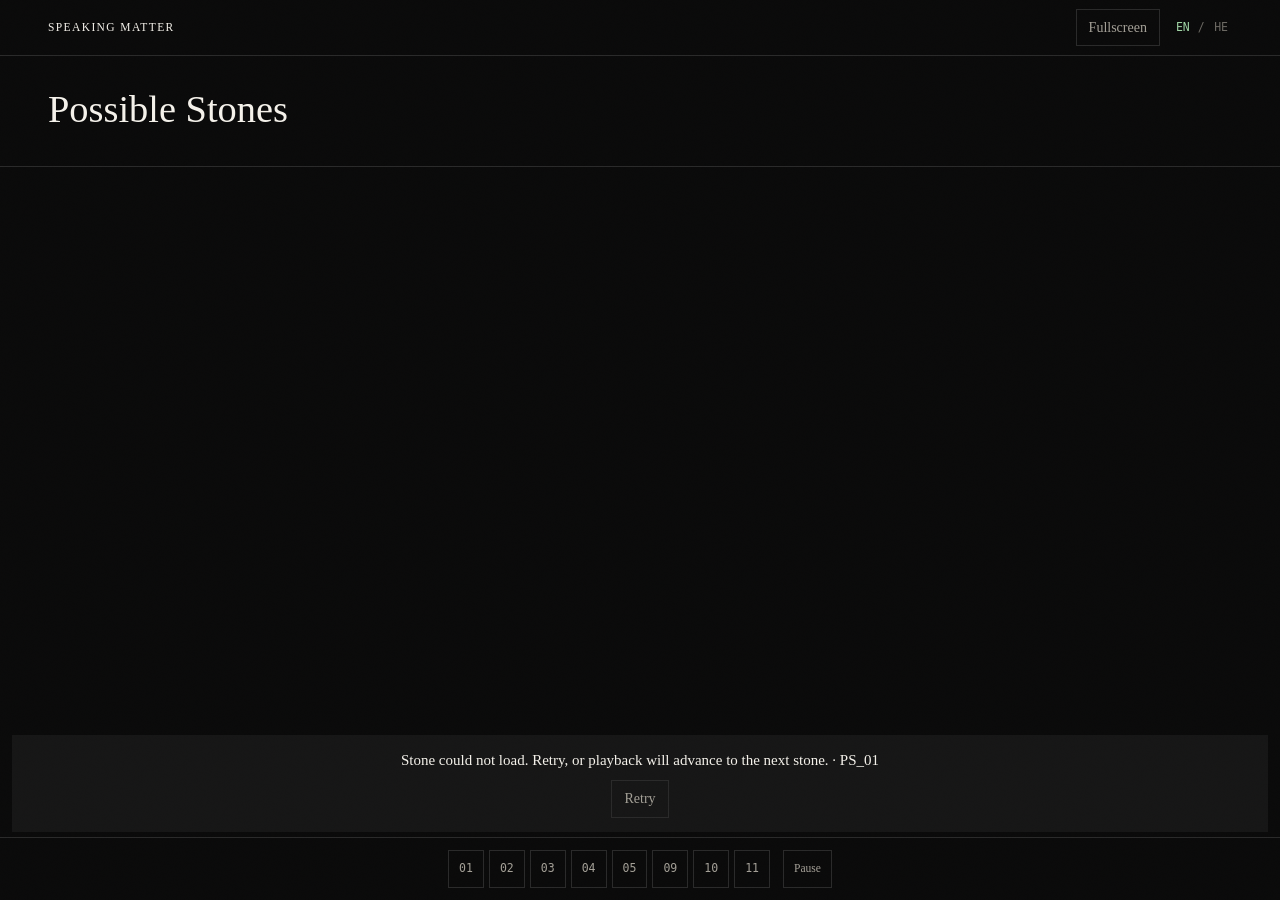
<file: docs/possible-stones/index.html>
<!doctype html>
<html lang="en" dir="ltr" class="lang-en">
<head>
  <meta charset="utf-8">
  <meta name="viewport" content="width=device-width, initial-scale=1">
  <meta name="theme-color" content="#0a0a0a">
  <meta name="description" content="Possible Stones — eight material encounters from Speaking Matter.">
  <title>Possible Stones — Speaking Matter</title>
  <script>
    if (new URLSearchParams(location.search).get('lang') === 'he') {
      document.documentElement.lang = 'he';
      document.documentElement.dir = 'rtl';
      document.documentElement.className = 'lang-he';
      document.title = 'אבנים אפשריות — דומם מדבר';
    }
  </script>
  <link rel="stylesheet" href="./css/reset.css">
  <link rel="stylesheet" href="./css/tokens.css">
  <link rel="stylesheet" href="./css/stones-loop.css">
  <link rel="stylesheet" href="./css/projection.css">
</head>
<body>
  <header class="site-header">
    <a href="../" class="brand">
      <span data-copy="en">Speaking Matter</span>
      <span data-copy="he">דומם מדבר</span>
    </a>
    <button type="button" class="exhibit-button" id="exhibit-fullscreen" hidden>
      <span data-copy="en">Fullscreen</span>
      <span data-copy="he">מסך מלא</span>
    </button>
    <div class="lang-toggle" role="group" aria-label="Language / שפה" dir="ltr">
      <button type="button" data-lang="en" lang="en">EN</button>
      <span aria-hidden="true">/</span>
      <button type="button" data-lang="he" lang="en">HE</button>
    </div>
  </header>
  <p id="exhibit-status" role="status"></p>
  <main>
    <h1 class="visually-hidden">
      <span data-copy="en">Possible Stones</span>
      <span data-copy="he">אבנים אפשריות</span>
    </h1>
    <noscript>
      <p class="no-script">JavaScript is required to play Possible Stones. Please enable it and reload.
        <span lang="he" dir="rtl">יש להפעיל JavaScript ולטעון מחדש כדי לצפות באבנים אפשריות.</span>
      </p>
    </noscript>
    <div class="ps-viewer" id="ps-viewer" tabindex="0">
      <div class="ps-viewer__canvas" id="ps-canvas"></div>
      <div class="ps-viewer__loading" id="ps-loading" aria-live="polite">
        <p id="ps-loading-text">
          <span data-copy="en">Loading stone…</span>
          <span data-copy="he">טוענים אבן…</span>
        </p>
        <div class="ps-progress"><div id="ps-progress-bar"></div></div>
      </div>
      <aside class="ps-viewer__info" id="ps-info"></aside>
      <nav class="ps-viewer__nav" id="ps-nav"></nav>
    </div>
  </main>
  <script type="module" src="./js/main.js?v=motion-20260923-2"></script>
</body>
</html>
</file>
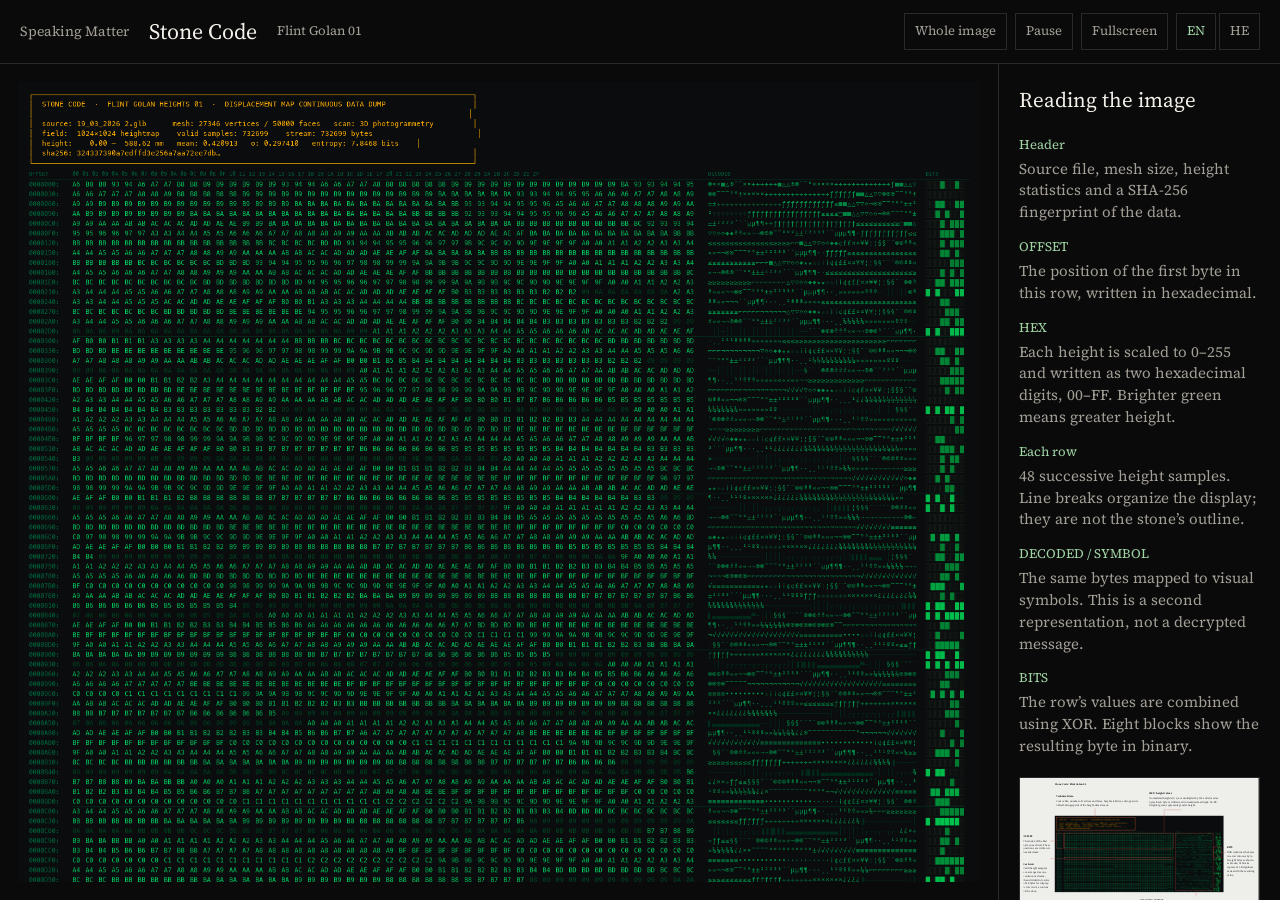
<file: docs/stone-code/index.html>
<!doctype html>
<html lang="en" dir="ltr" class="lang-en">
<head>
  <meta charset="utf-8">
  <meta name="viewport" content="width=device-width, initial-scale=1">
  <meta name="theme-color" content="#0a0a0a">
  <meta name="description" content="Stone Code - Flint Golan 01, with a guide to reading the scan-derived data.">
  <title>Stone Code - Speaking Matter</title>
  <script>
    if (new URLSearchParams(location.search).get('lang') === 'he') {
      document.documentElement.lang = 'he';
      document.documentElement.dir = 'rtl';
      document.documentElement.className = 'lang-he';
    }
  </script>
  <link rel="icon" href="../favicon.svg" type="image/svg+xml">
  <link rel="preconnect" href="https://fonts.googleapis.com">
  <link rel="preconnect" href="https://fonts.gstatic.com" crossorigin>
  <link href="https://fonts.googleapis.com/css2?family=Source+Serif+4:opsz,wght@8..60,300;8..60,400;8..60,500;8..60,600;8..60,700&amp;family=Frank+Ruhl+Libre:wght@400;500;700&amp;family=JetBrains+Mono:wght@400;500&amp;display=swap" rel="stylesheet">
  <link rel="stylesheet" href="../css/fonts-local.css">
  <link rel="stylesheet" href="./css/reset.css">
  <link rel="stylesheet" href="./css/tokens.css">
  <link rel="stylesheet" href="./css/stone-code.css?v=20260923-3">
</head>
<body>
  <a class="skip-link" href="#artwork" data-text="skip">Skip to artwork</a>
  <header class="site-header">
    <a class="brand" href="../" data-text="brand">Speaking Matter</a>
    <h1 data-text="title">Stone Code</h1>
    <span class="specimen" lang="en" dir="ltr">Flint Golan 01</span>
    <div class="operator-controls">
      <button id="mode" type="button" aria-pressed="false" data-text="whole">Whole image</button>
      <button id="pause" type="button" aria-pressed="false" data-text="pause">Pause</button>
      <button id="fullscreen" type="button" hidden data-text="fullscreen">Fullscreen</button>
      <div class="lang-toggle" role="group" aria-label="Language" dir="ltr">
        <button data-lang="en" type="button" aria-current="true" lang="en">EN</button>
        <button data-lang="he" type="button" aria-current="false" lang="en">HE</button>
      </div>
    </div>
  </header>
  <main>
    <section class="artwork" id="artwork" tabindex="0" aria-label="Stone Code image">
      <button class="artwork__open" id="open-code" type="button" data-text="enlarge">Enlarge image</button>
      <div class="artwork__viewport" id="viewport">
        <img id="code-image" src="./assets/stone-code.png" width="1768" height="3910"
             alt="Stone Code, Flint Golan 01: scan metadata, height values, symbols and row checksums">
      </div>
    </section>
    <aside class="legend" aria-labelledby="legend-title">
      <h2 id="legend-title" data-text="legend">Reading the image</h2>
      <dl>
        <div><dt data-text="metaTitle">Header</dt><dd data-text="meta">Source file, mesh size, height statistics and a SHA-256 fingerprint of the data.</dd></div>
        <div><dt dir="ltr">OFFSET</dt><dd data-text="offset">The position of the first byte in this row, written in hexadecimal.</dd></div>
        <div><dt dir="ltr">HEX</dt><dd data-text="hex">Each height is scaled to 0–255 and written as two hexadecimal digits, 00–FF. Brighter green means greater height.</dd></div>
        <div><dt data-text="rowTitle">Each row</dt><dd data-text="row">48 successive height samples. Line breaks organize the display; they are not the stone’s outline.</dd></div>
        <div><dt dir="ltr">DECODED / SYMBOL</dt><dd data-text="symbols">The same bytes mapped to visual symbols. This is a second representation, not a decrypted message.</dd></div>
        <div><dt dir="ltr">BITS</dt><dd data-text="bits">The row’s values are combined using XOR. Eight blocks show the resulting byte in binary.</dd></div>
      </dl>
      <button id="open-legend" class="legend__original" type="button">
        <span id="legend-preview" role="img" aria-label="Reconstructed annotated Stone Code guide">
          <img src="./assets/legend.en.svg" width="2400" height="1460" alt="">
        </span>
        <span data-text="original">Annotated guide - enlarge</span>
      </button>
    </aside>
  </main>
  <p id="status" role="status"></p>
  <noscript><p class="no-script">Enable JavaScript for automatic panning and image enlargement. The artwork and guide remain available below.</p></noscript>
  <dialog id="image-dialog" aria-labelledby="dialog-title">
    <header class="dialog__header">
      <h2 id="dialog-title"></h2>
      <button id="zoom" type="button" aria-pressed="false">100%</button>
      <button id="close" type="button" data-text="close">Close</button>
    </header>
    <div class="dialog__scroll" tabindex="0"><img id="dialog-image" alt=""><div id="dialog-guide" hidden></div></div>
  </dialog>
  <script type="module" src="./js/main.js?v=20260923-3"></script>
</body>
</html>
</file>
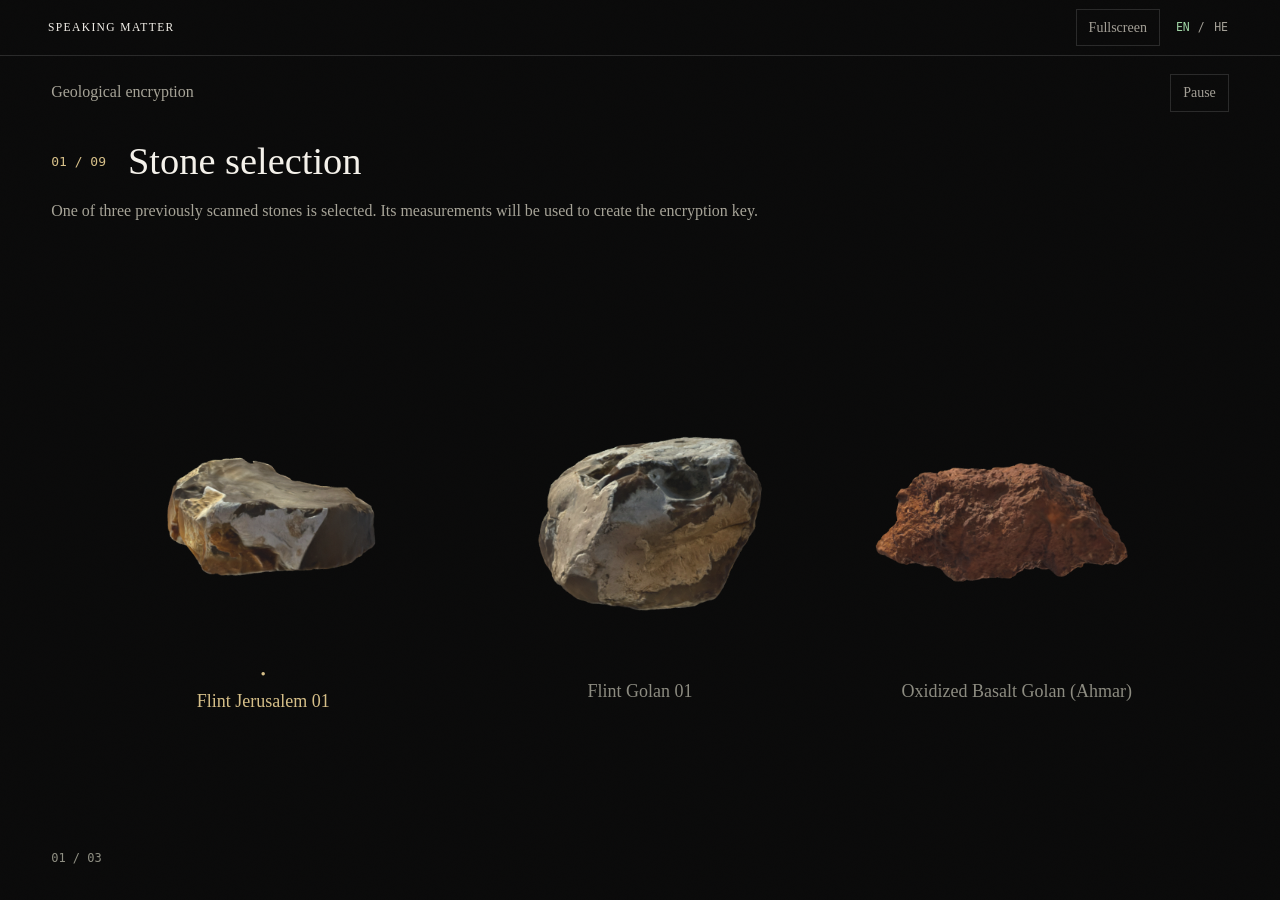
<file: docs/stone-vault/index.html>
<!doctype html>
<html lang="en" dir="ltr" class="lang-en" data-exhibit="vault">
<head>
  <meta charset="utf-8">
  <meta name="viewport" content="width=device-width, initial-scale=1">
  <meta name="theme-color" content="#0a0a0a">
  <meta name="description" content="Geological encryption: from a scanned stone through its surface measurements to an encryption key.">
  <title>Geological Encryption - Speaking Matter</title>
  <script>
    if (new URLSearchParams(location.search).get('lang') === 'he') {
      document.documentElement.lang = 'he';
      document.documentElement.dir = 'rtl';
      document.documentElement.className = 'lang-he';
      document.title = 'הצפנה גאולוגית - דומם מדבר';
    }
  </script>
  <link rel="icon" href="../favicon.svg" type="image/svg+xml">
  <link rel="stylesheet" href="./css/reset.css">
  <link rel="stylesheet" href="./css/tokens.css">
  <link rel="stylesheet" href="./css/vault.css">
  <link rel="stylesheet" href="./css/projection.css">
</head>
<body>
  <a href="#vault" class="skip-link">
    <span data-copy="en">Skip to exhibition</span>
    <span data-copy="he">דלג לתצוגה</span>
  </a>
  <header class="site-header">
    <a href="../" class="brand">
      <span data-copy="en">Speaking Matter</span>
      <span data-copy="he">דומם מדבר</span>
    </a>
    <button type="button" class="exhibit-button" id="exhibit-fullscreen" hidden>Fullscreen</button>
    <div class="lang-toggle" role="group" aria-label="Language" dir="ltr">
      <button type="button" data-lang="en" lang="en" aria-current="true">EN</button>
      <span aria-hidden="true">/</span>
      <button type="button" data-lang="he" lang="en">HE</button>
    </div>
  </header>
  <p id="exhibit-status" role="status"></p>
  <main>
    <h1 class="visually-hidden">
      <span data-copy="en">Geological encryption</span>
      <span data-copy="he">הצפנה גאולוגית</span>
    </h1>
    <noscript><p class="no-script">Enable JavaScript to view the encryption sequence.
      <span lang="he" dir="rtl">יש להפעיל JavaScript כדי לצפות בתהליך ההצפנה.</span></p></noscript>
    <div class="vault" id="vault" tabindex="0">
      <p><span data-copy="en">Loading scan data...</span><span data-copy="he">טעינת נתוני הסריקה...</span></p>
    </div>
  </main>
  <script type="module" src="./js/main.js"></script>
</body>
</html>
</file>
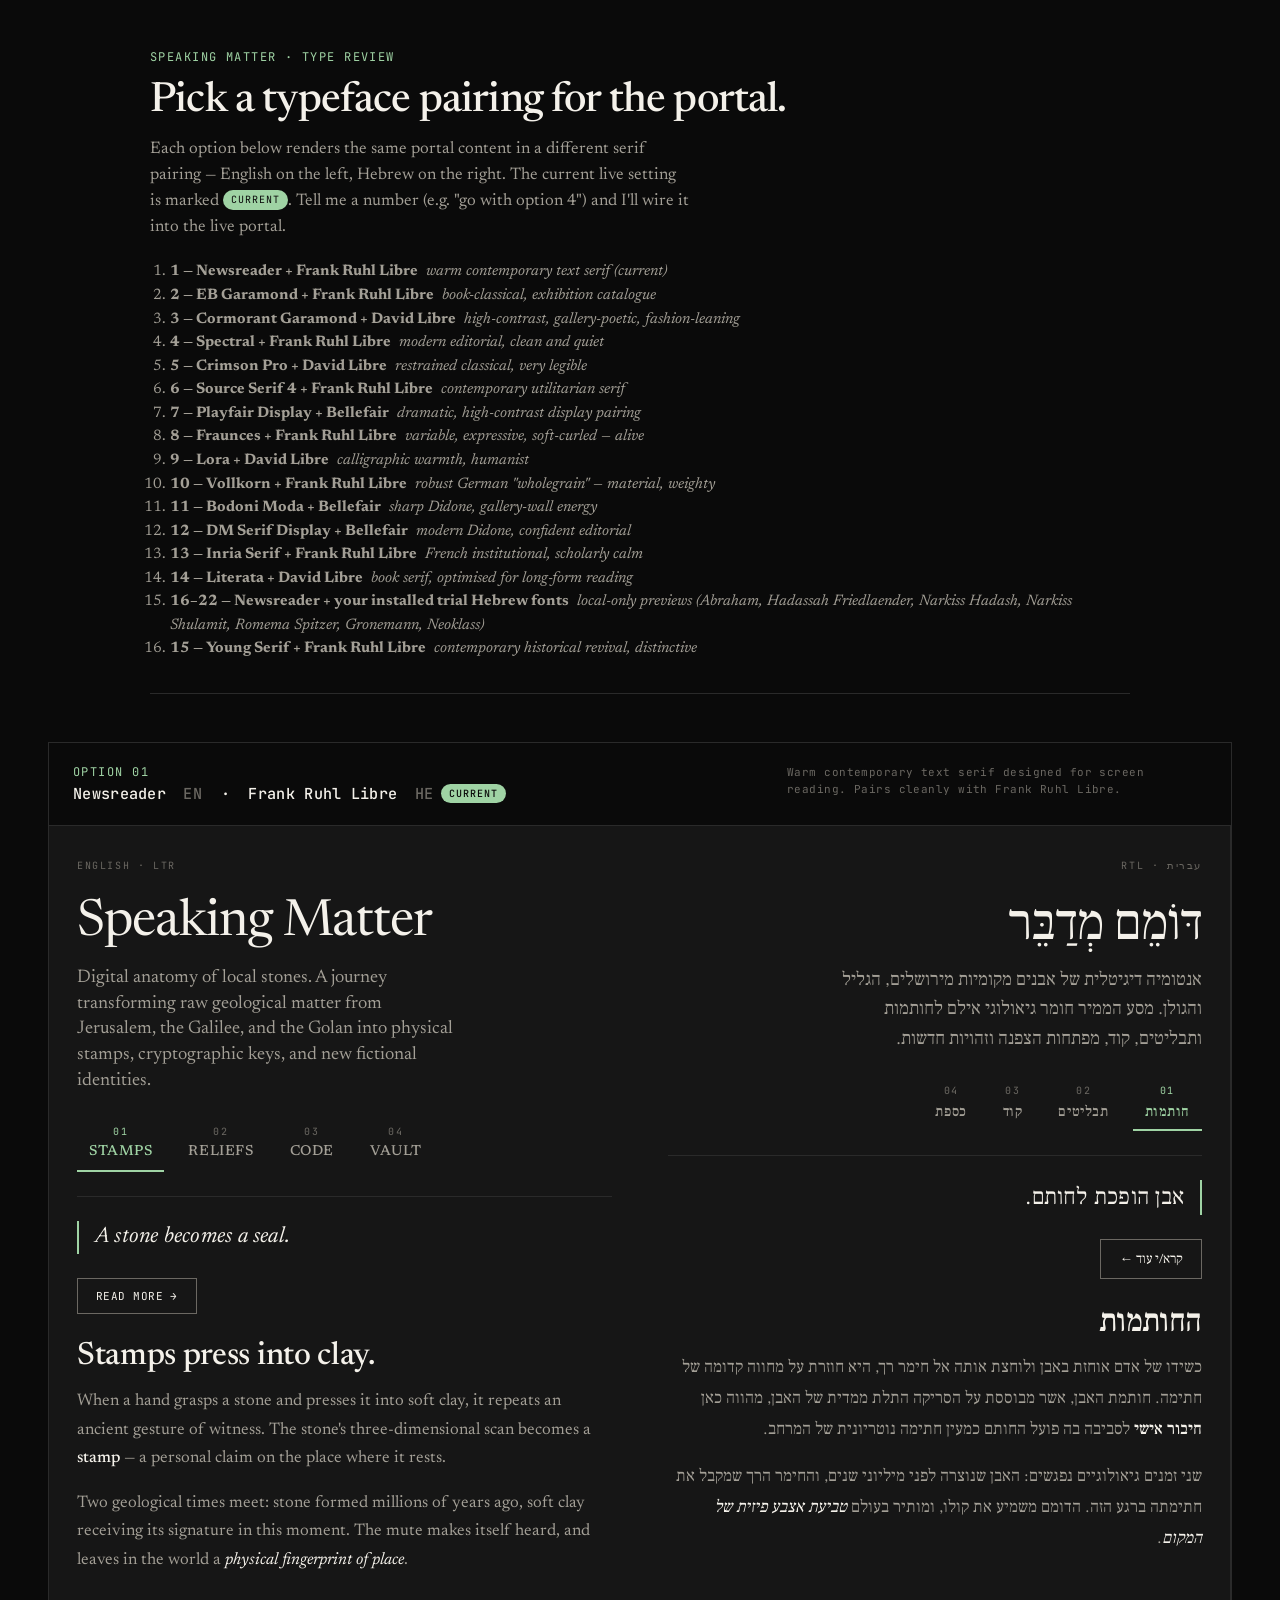
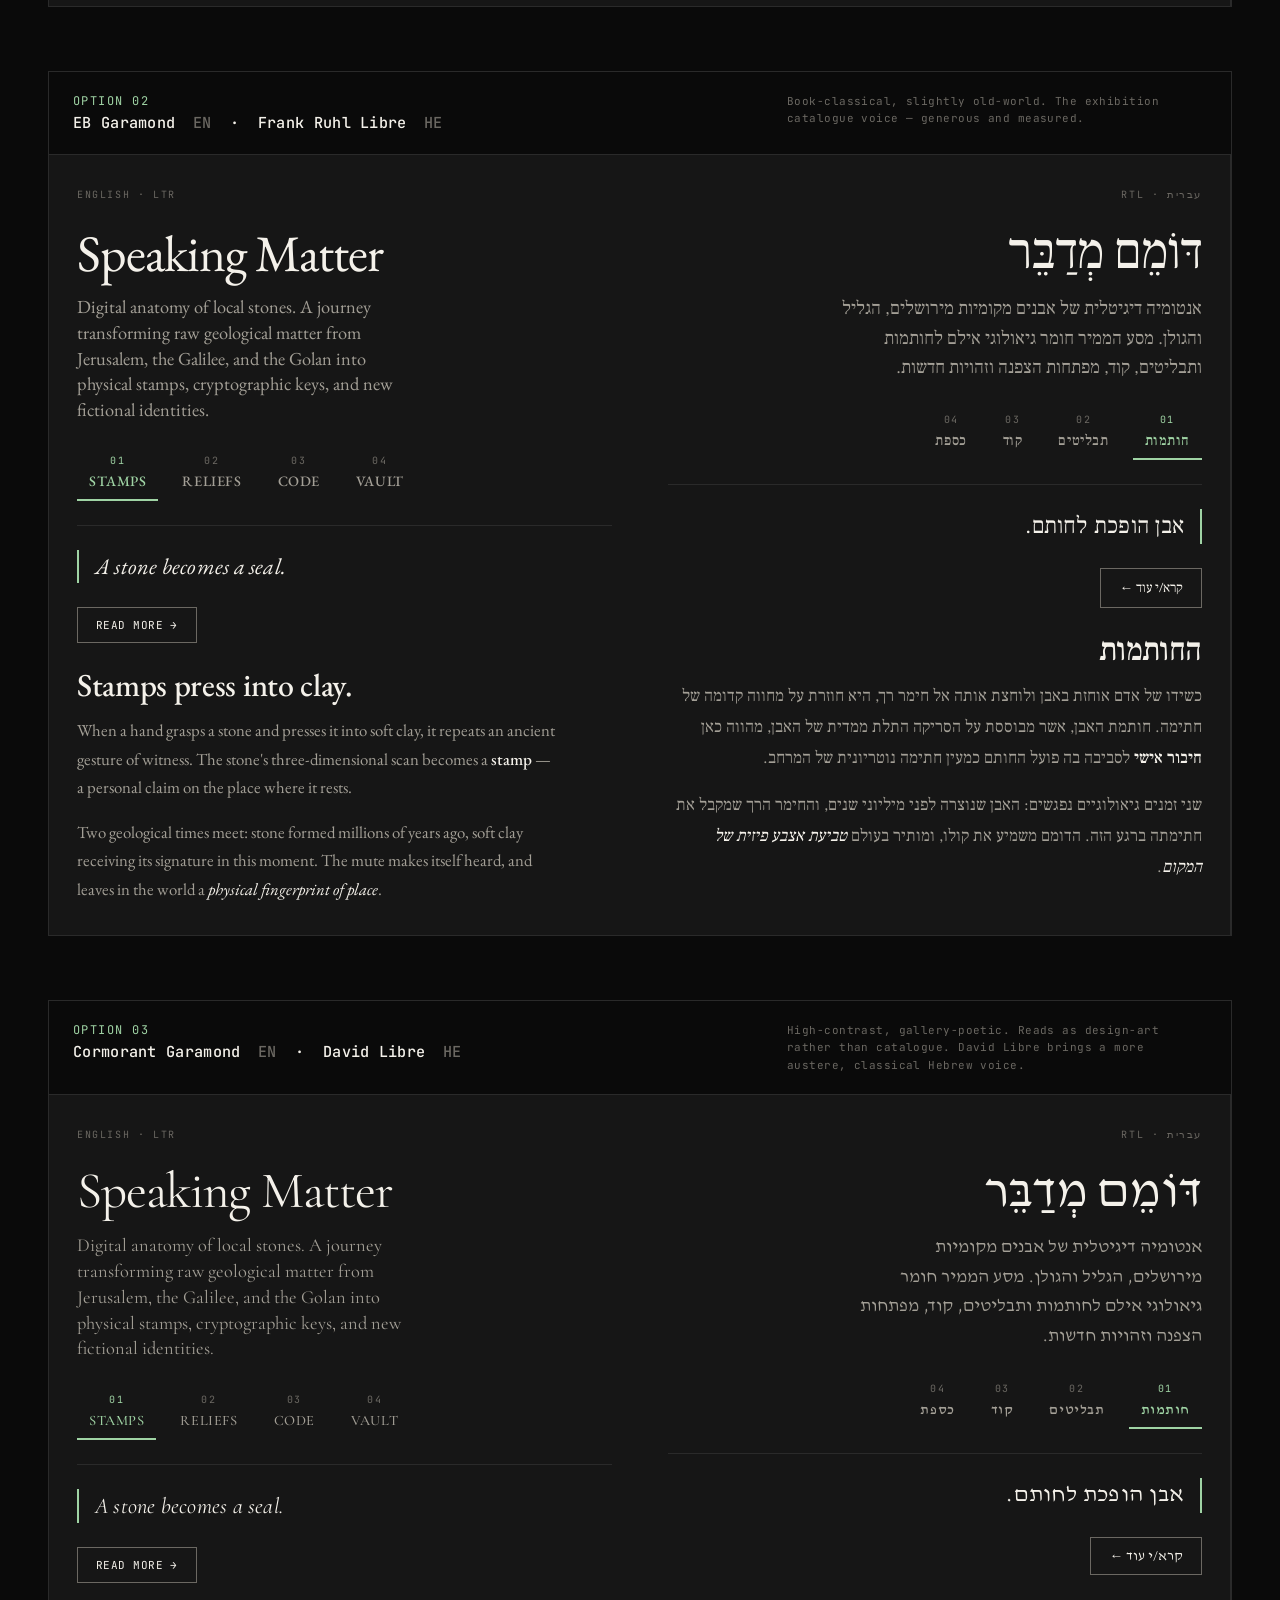
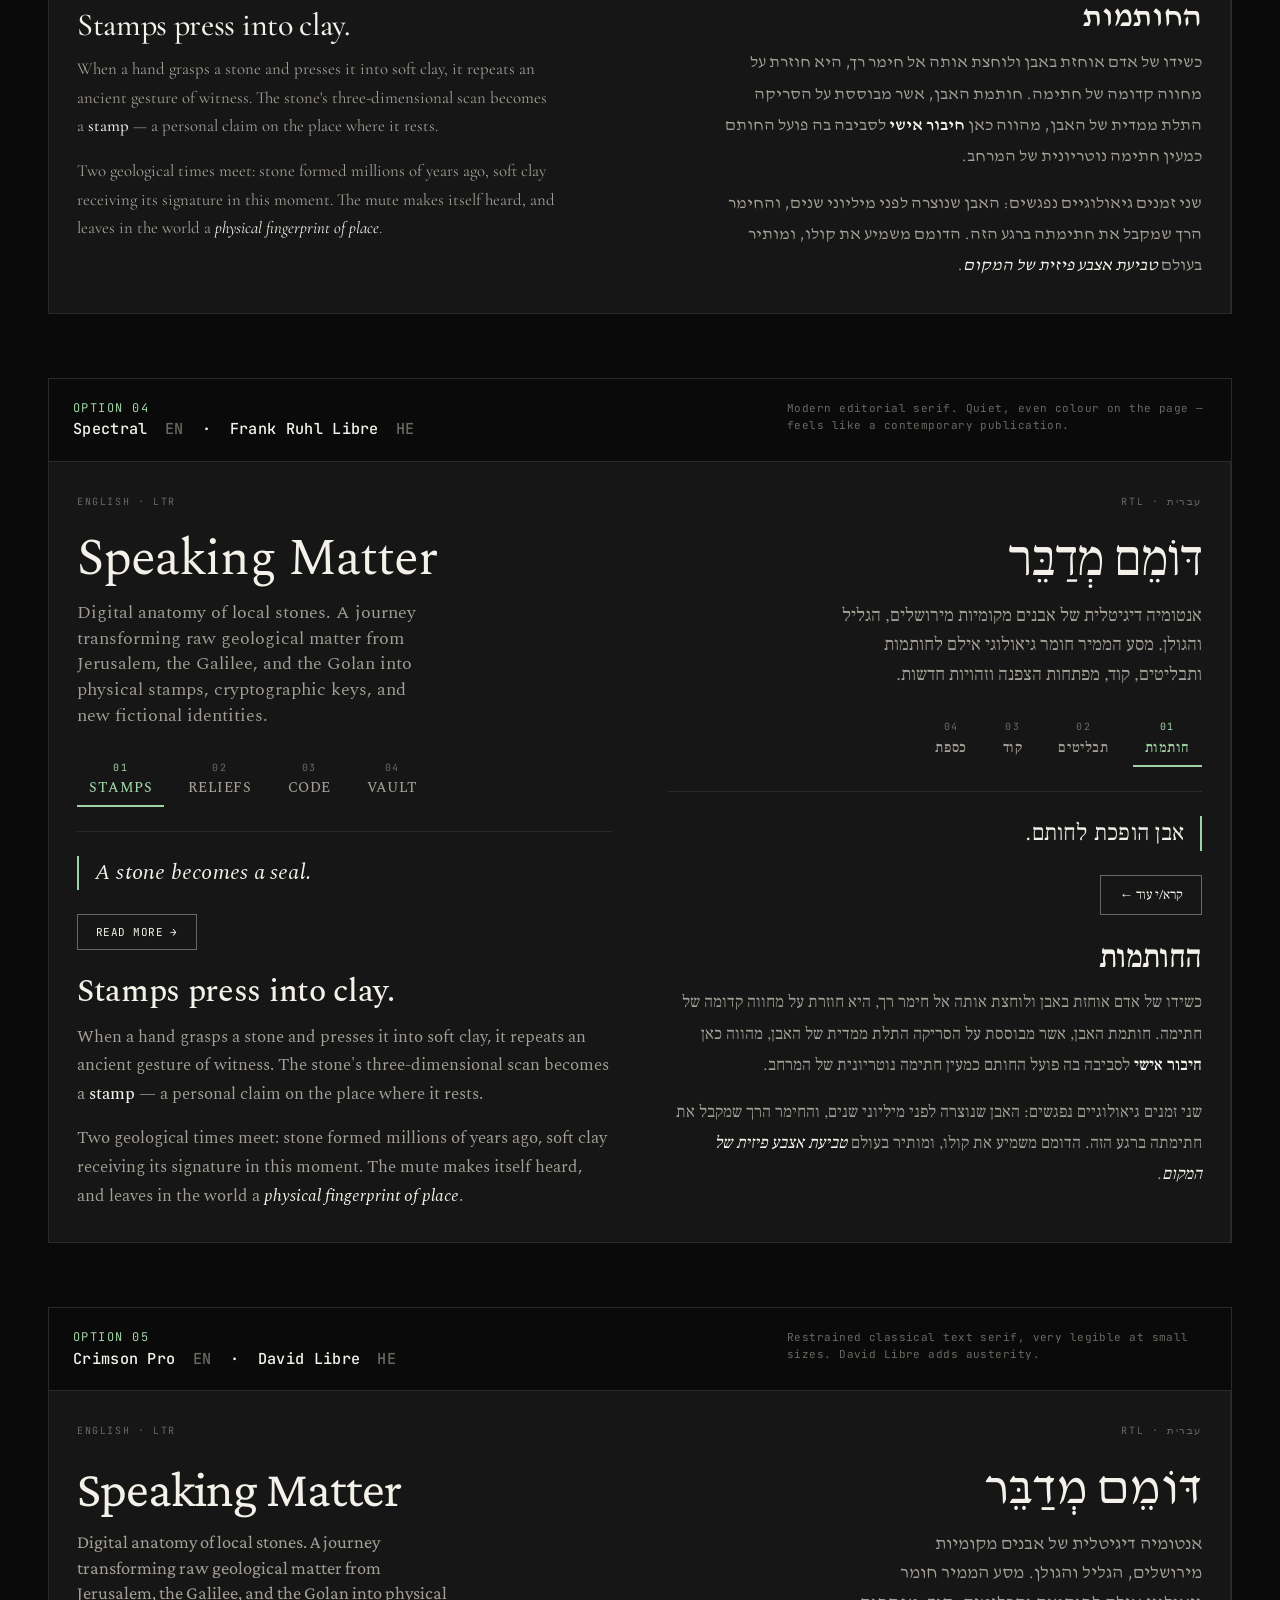
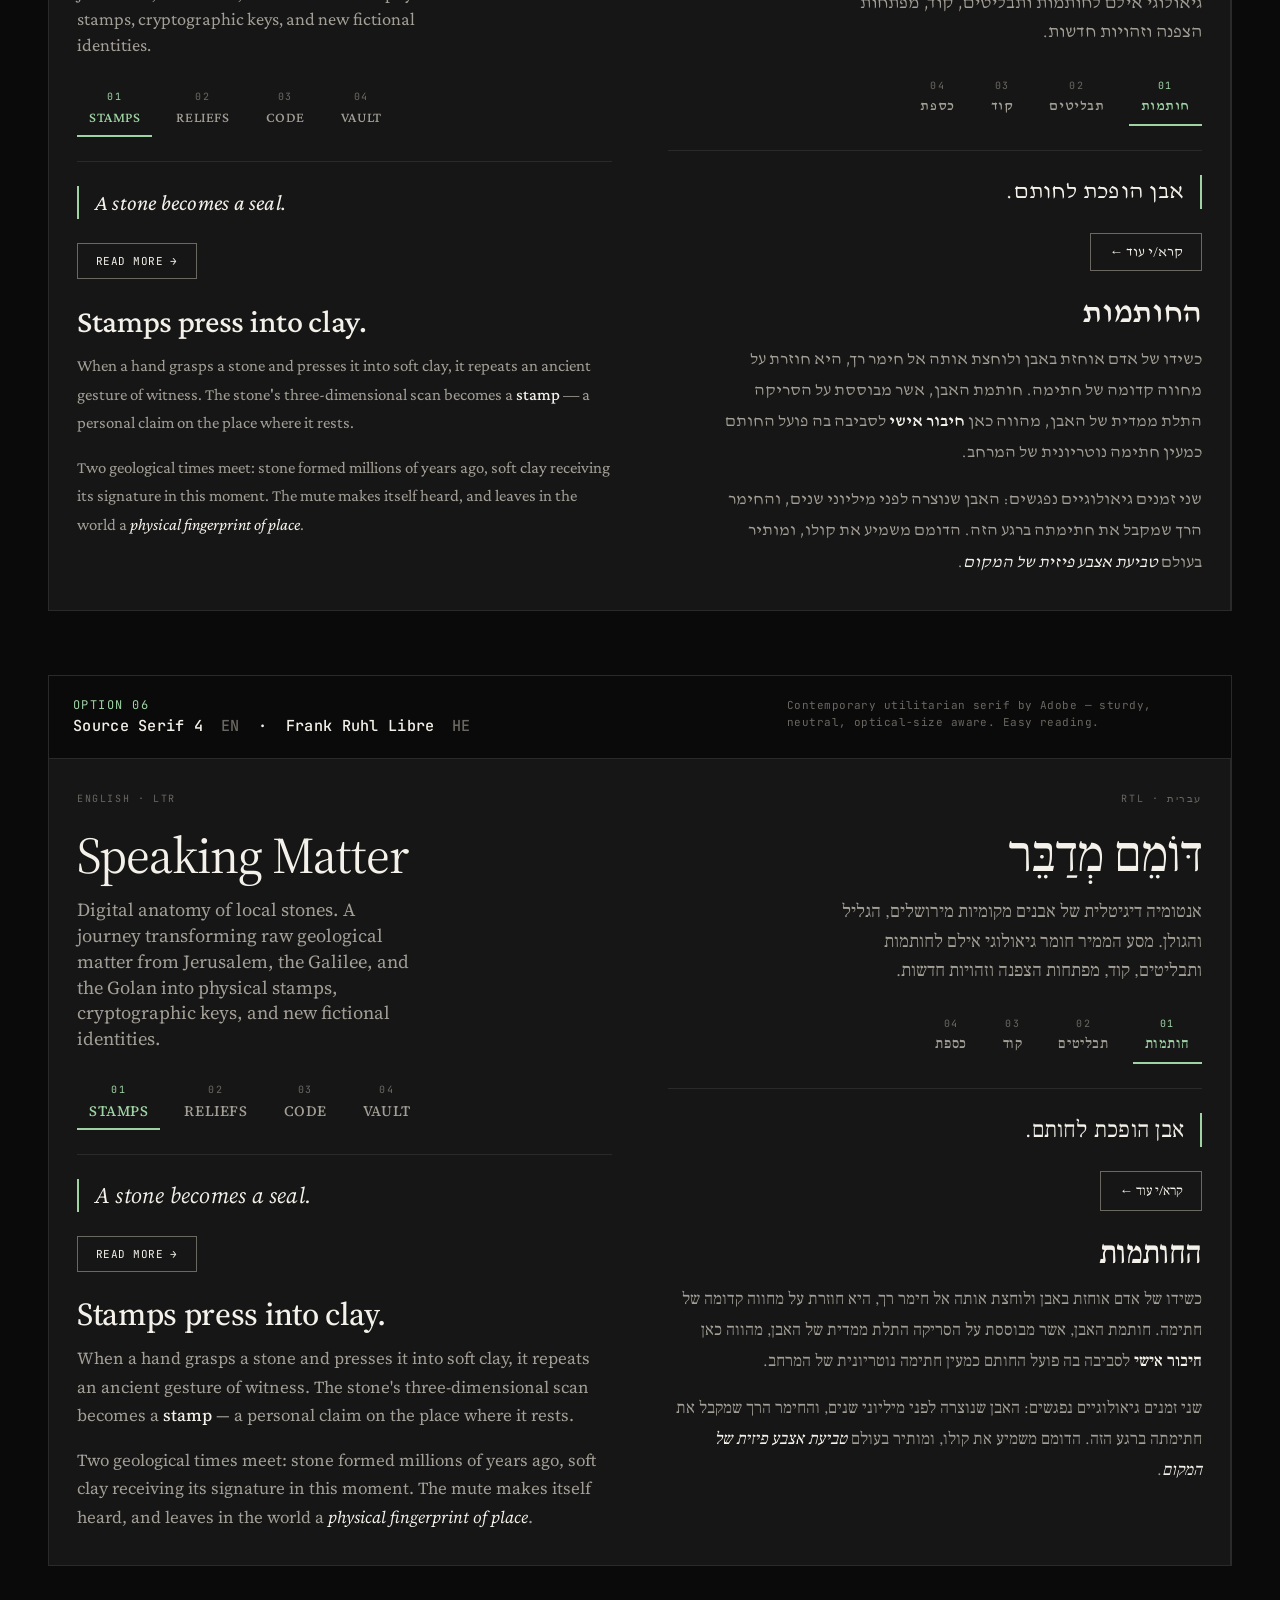
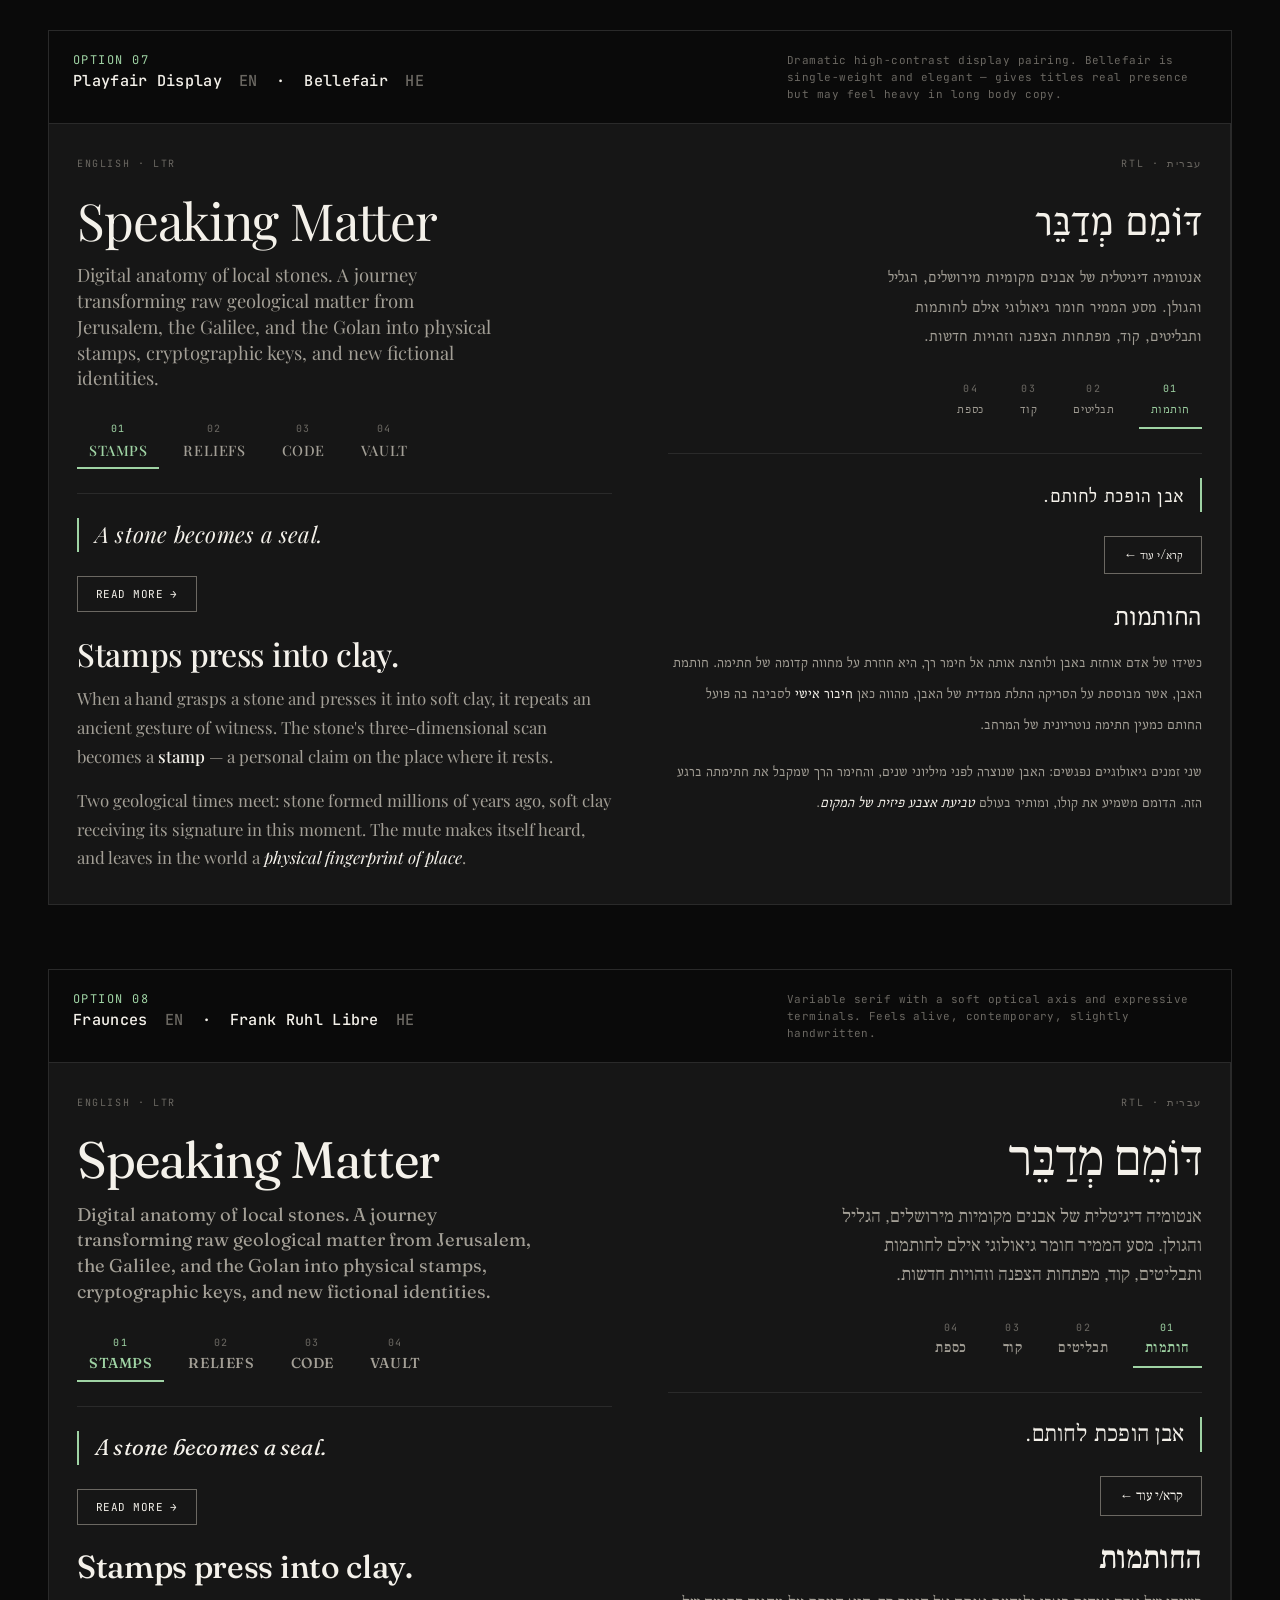
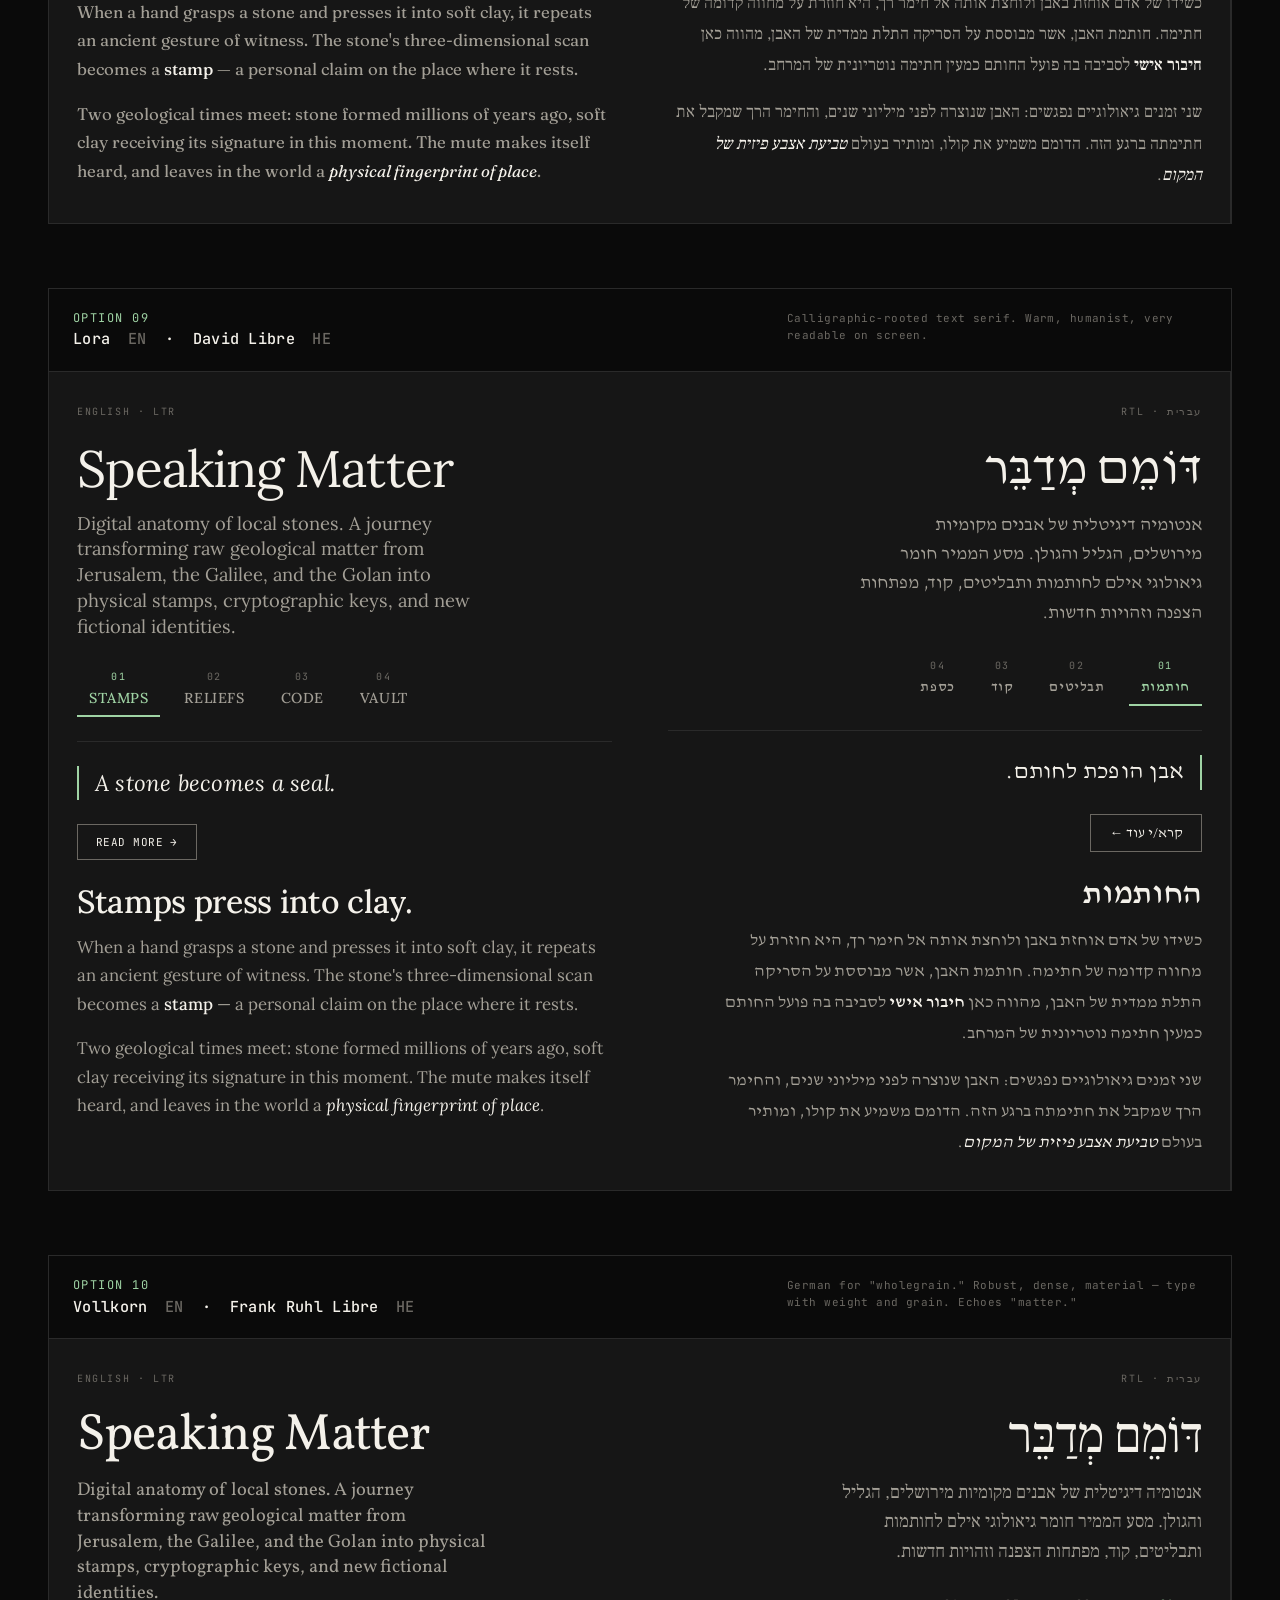
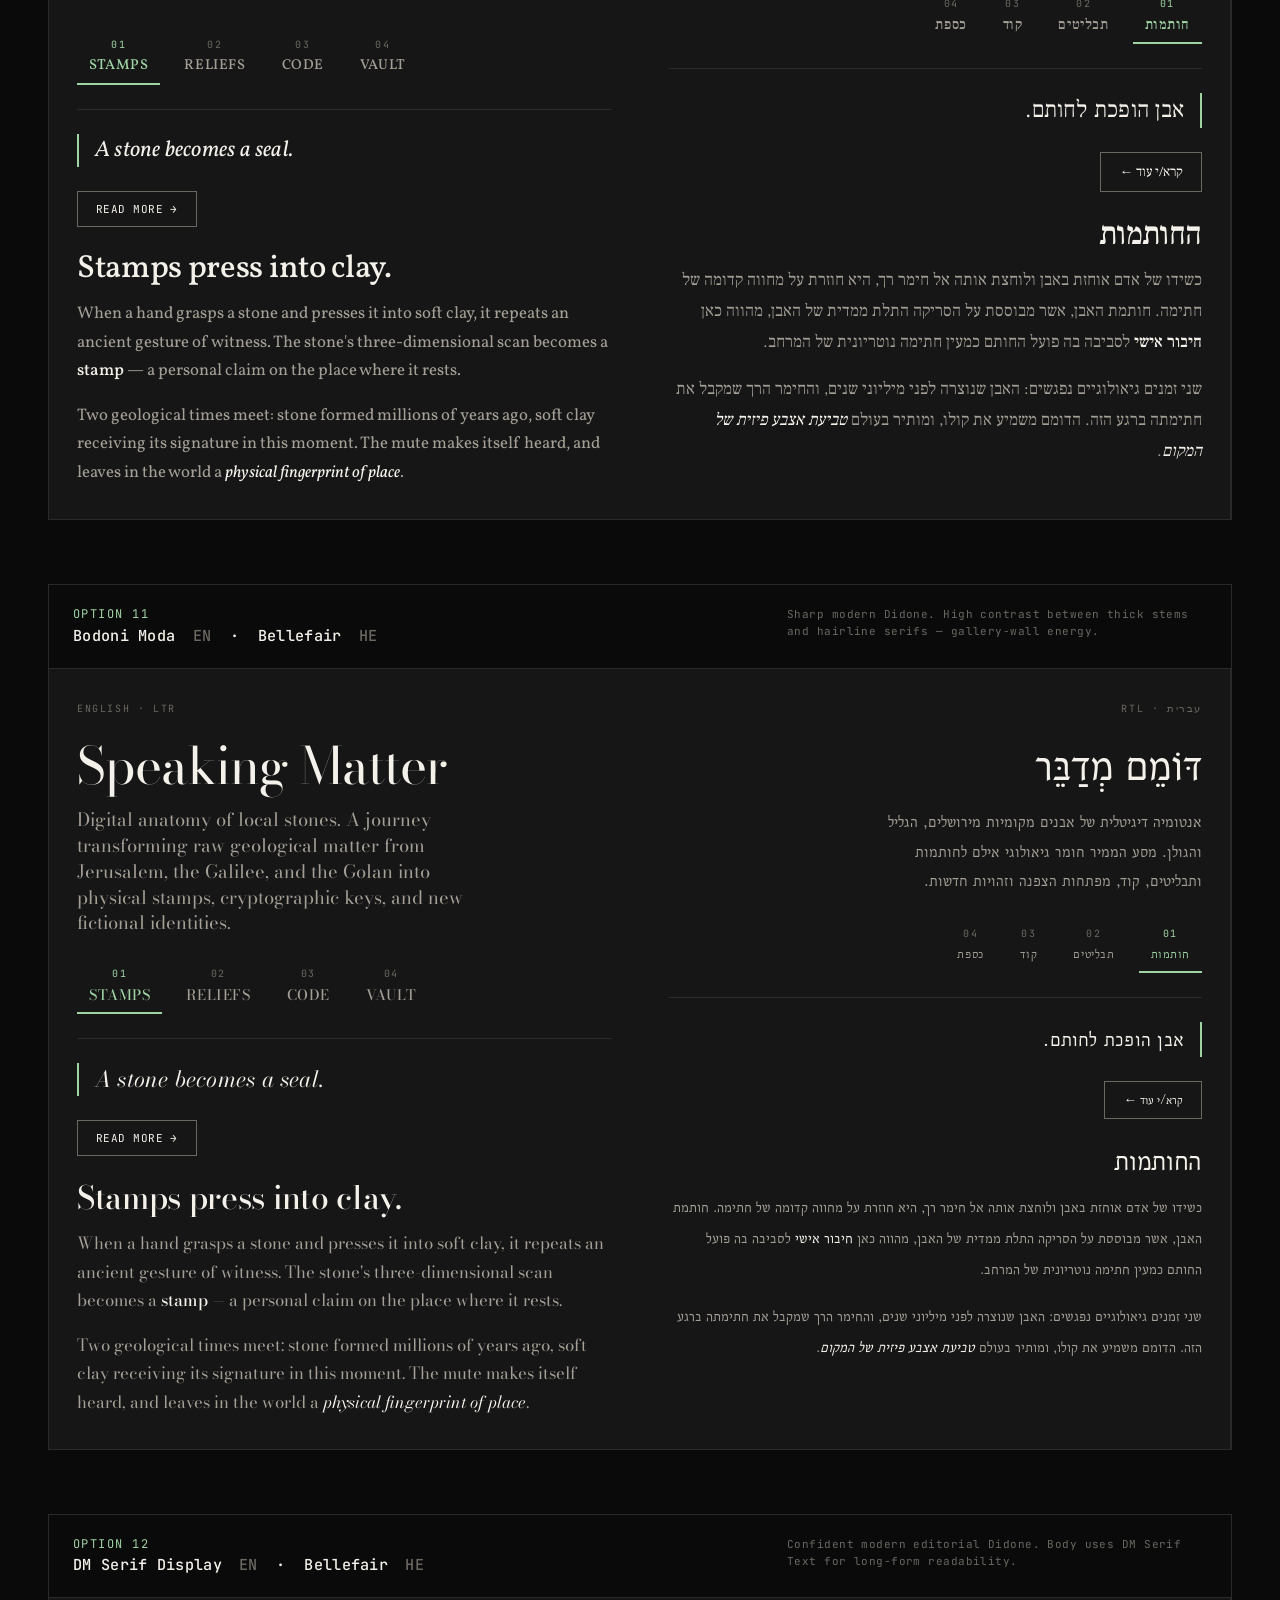
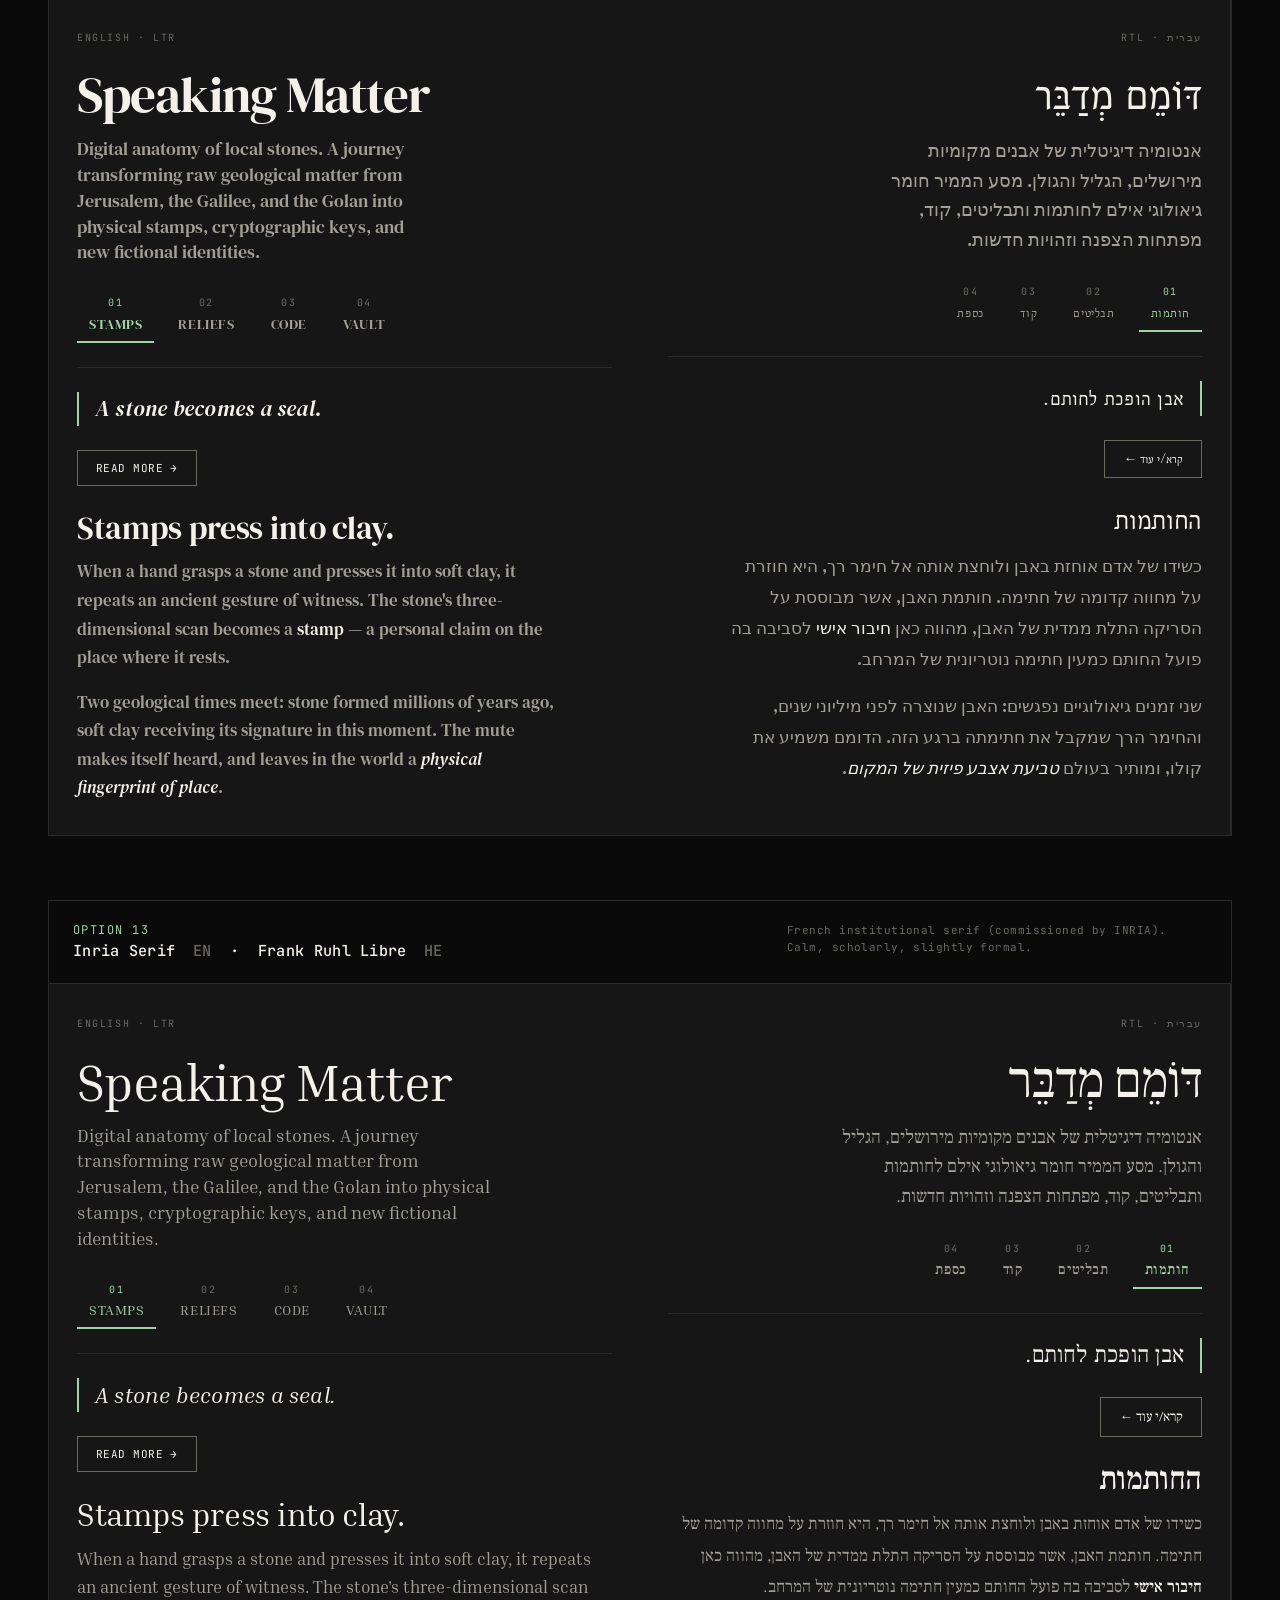
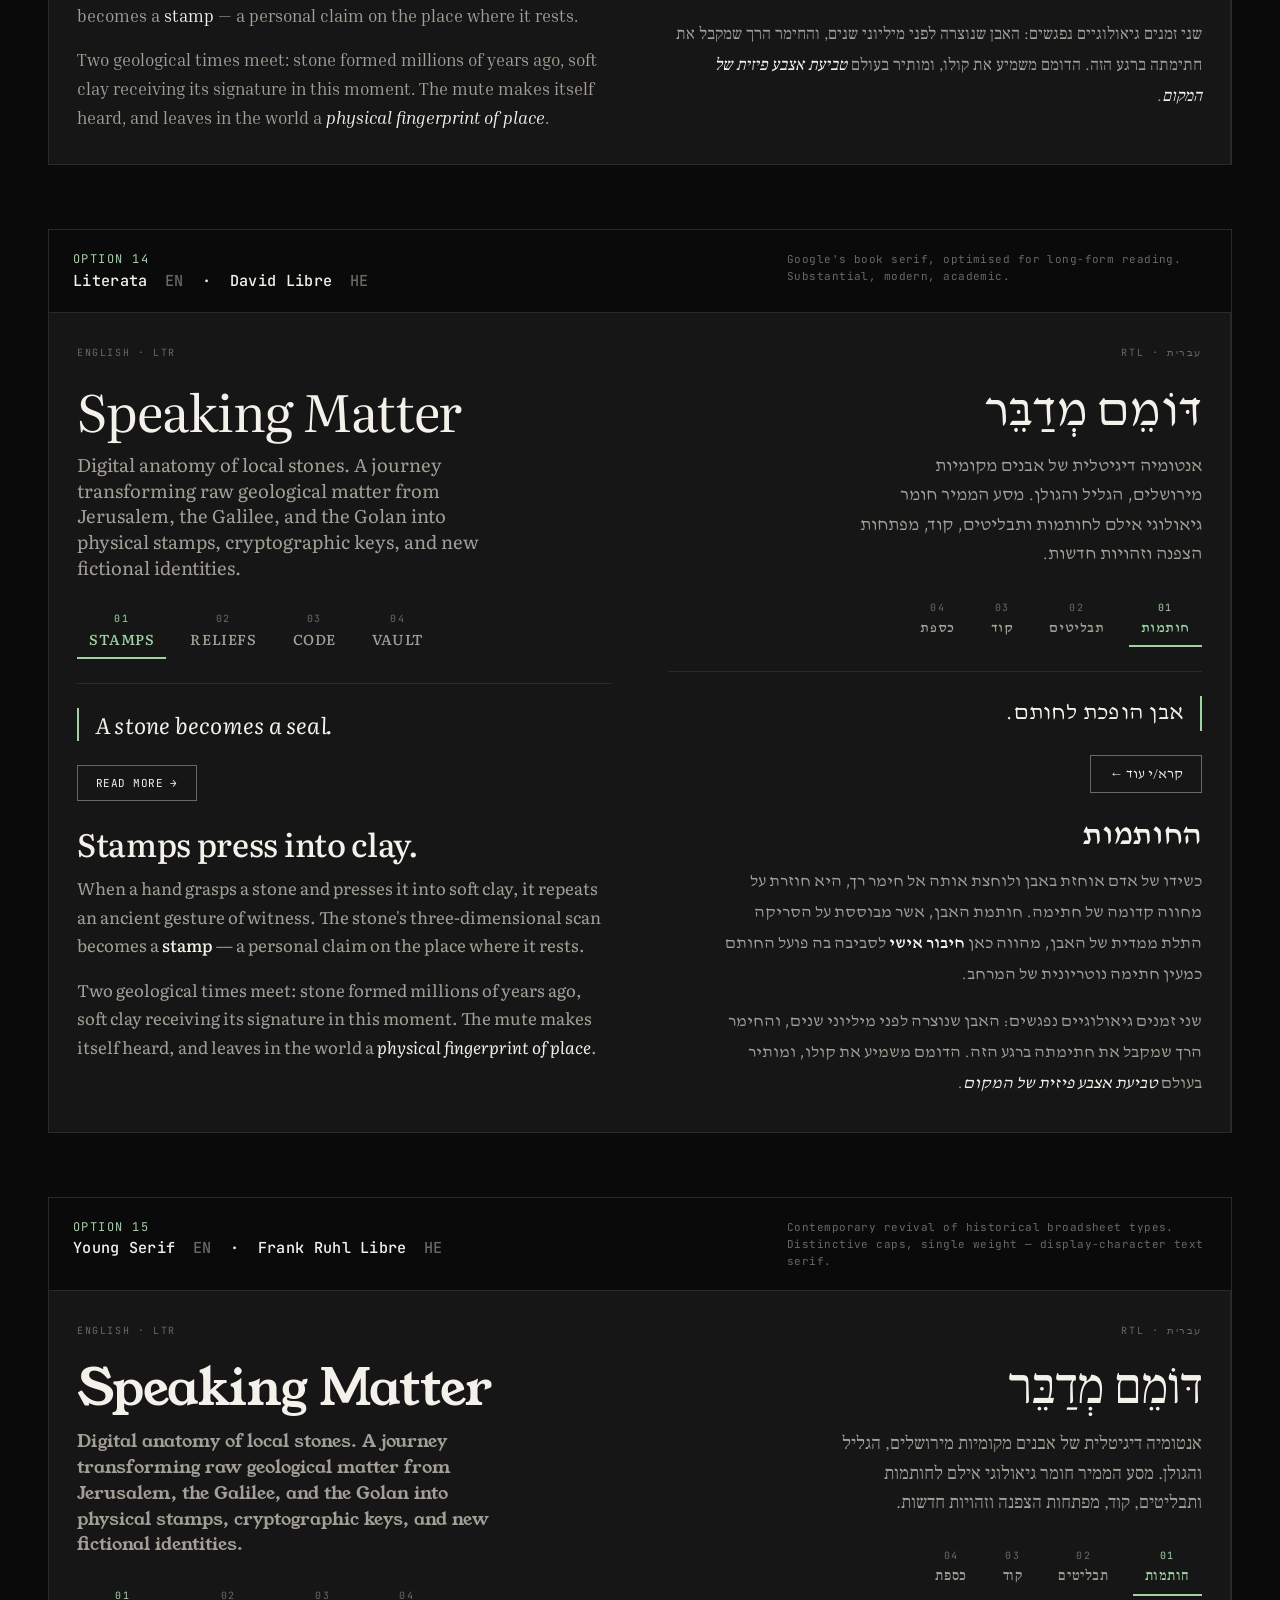
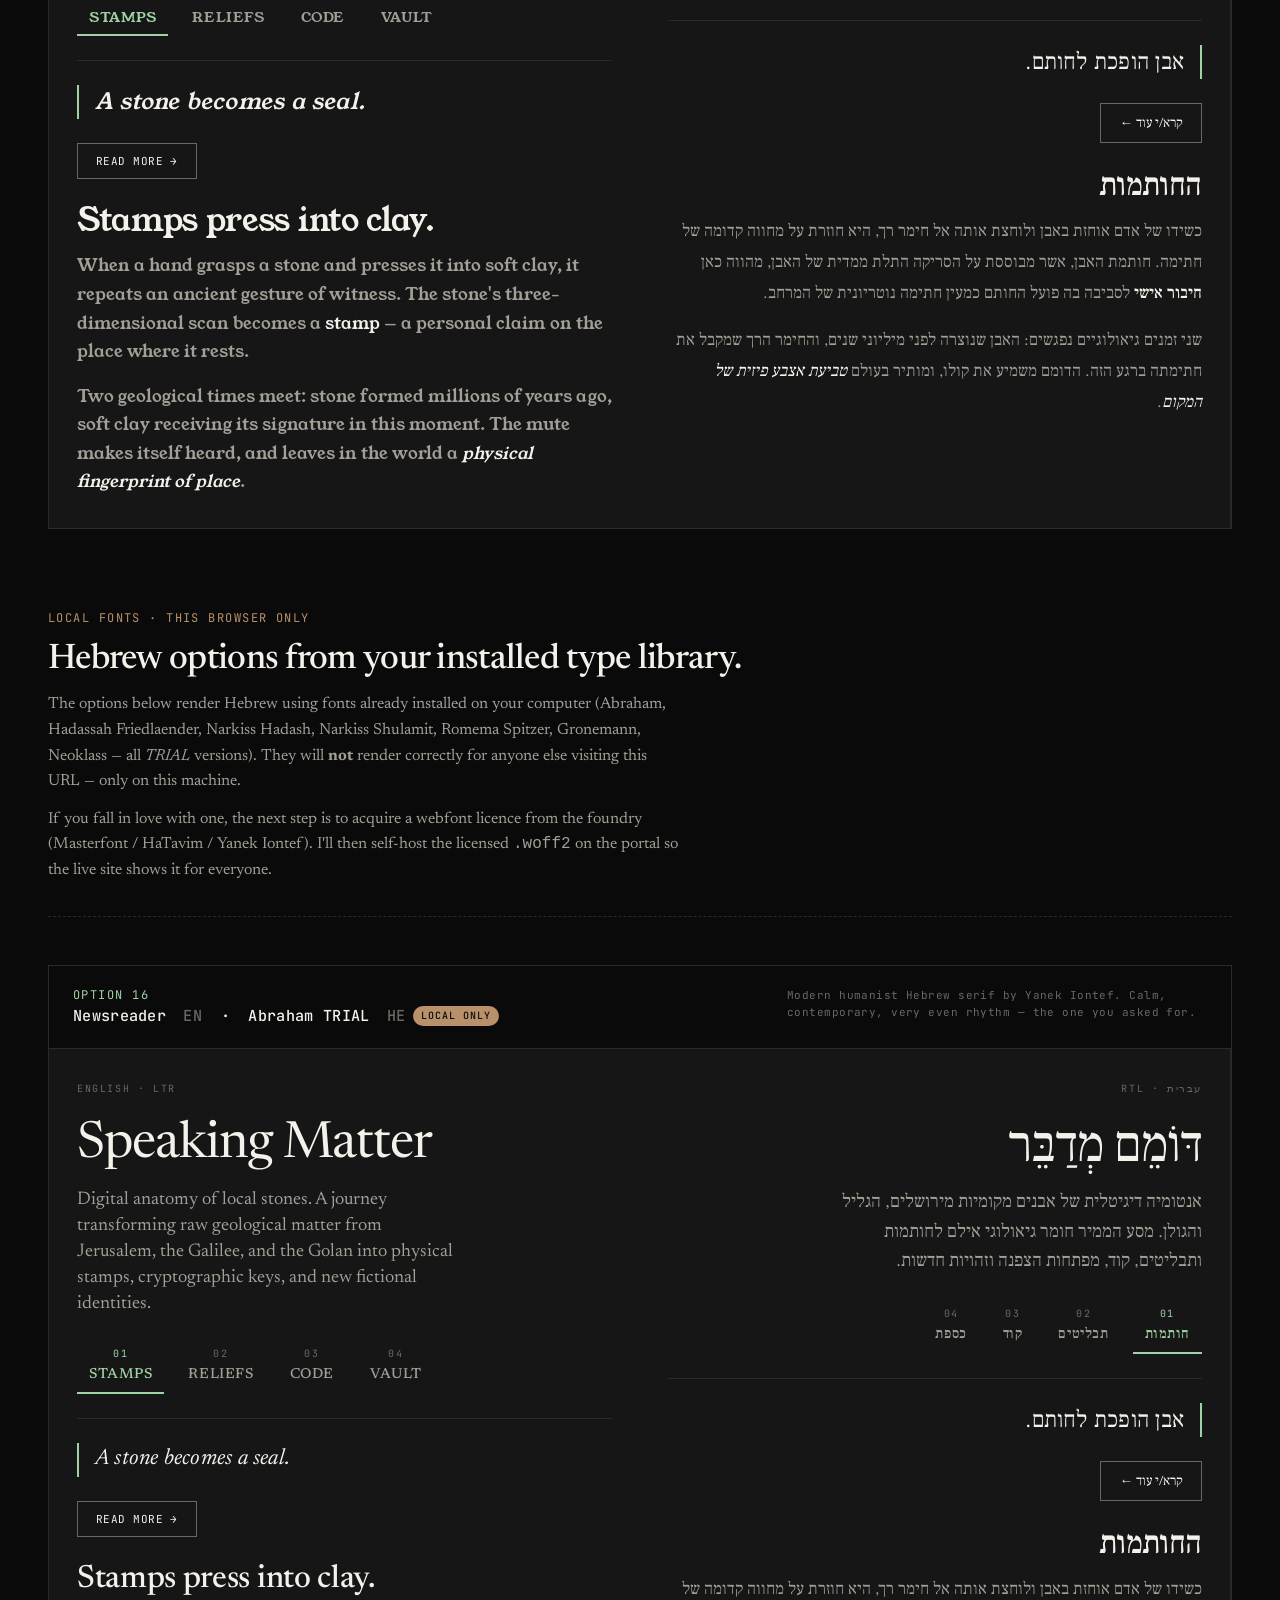
<file: font-options.html>
<!doctype html>
<html lang="en">
<head>
  <meta charset="utf-8" />
  <meta name="viewport" content="width=device-width, initial-scale=1" />
  <title>Speaking Matter · Font Options</title>

  <link rel="preconnect" href="https://fonts.googleapis.com" />
  <link rel="preconnect" href="https://fonts.gstatic.com" crossorigin />
  <link
    href="https://fonts.googleapis.com/css2?family=Bodoni+Moda:ital,wght@0,400;0,500;0,700;1,400&family=Cormorant+Garamond:ital,wght@0,300;0,400;0,500;0,600;1,300;1,400&family=Crimson+Pro:ital,wght@0,300..600;1,300..500&family=DM+Serif+Display:ital@0;1&family=DM+Serif+Text:ital@0;1&family=EB+Garamond:ital,wght@0,400;0,500;0,600;1,400;1,500&family=Fraunces:ital,opsz,wght@0,9..144,300..600;1,9..144,300..500&family=Inria+Serif:ital,wght@0,300;0,400;0,700;1,300;1,400&family=Literata:ital,opsz,wght@0,7..72,300..600;1,7..72,300..500&family=Lora:ital,wght@0,400;0,500;0,600;1,400;1,500&family=Newsreader:ital,opsz,wght@0,6..72,300..600;1,6..72,300..500&family=Petrona:ital,wght@0,300..700;1,300..500&family=Playfair+Display:ital,wght@0,400;0,500;0,600;1,400&family=Source+Serif+4:ital,opsz,wght@0,8..60,300..700;1,8..60,300..500&family=Spectral:ital,wght@0,300;0,400;0,500;0,600;1,300;1,400&family=Vollkorn:ital,wght@0,400;0,500;0,600;1,400;1,500&family=Young+Serif&family=Bellefair&family=David+Libre:wght@400;500;700&family=Frank+Ruhl+Libre:wght@300;400;500;700&family=JetBrains+Mono:wght@400;500&display=swap"
    rel="stylesheet"
  />

  <style>
    :root {
      --c-bg:        #0a0a0a;
      --c-surface:   #161616;
      --c-line:      #2a2a2a;
      --c-fg:        #f4f1ea;
      --c-fg-dim:    #a39f96;
      --c-fg-mute:   #6b6862;
      --c-accent:    #9fd3a4;

      --f-mono: 'JetBrains Mono', 'SF Mono', Menlo, monospace;
    }

    * { box-sizing: border-box; margin: 0; padding: 0; }
    html, body { background: var(--c-bg); color: var(--c-fg); }
    body {
      font-family: 'Newsreader', Georgia, serif;
      line-height: 1.55;
      -webkit-font-smoothing: antialiased;
      text-rendering: optimizeLegibility;
      padding: clamp(1.5rem, 4vw, 3rem);
    }

    .page-head {
      max-width: 980px;
      margin: 0 auto 3rem;
      padding-bottom: 2rem;
      border-bottom: 1px solid var(--c-line);
    }
    .page-head .eyebrow {
      font-family: var(--f-mono);
      font-size: 12px;
      letter-spacing: 0.12em;
      text-transform: uppercase;
      color: var(--c-accent);
      margin-bottom: 0.75rem;
    }
    .page-head h1 {
      font-size: clamp(1.8rem, 4vw, 2.6rem);
      font-weight: 500;
      letter-spacing: -0.02em;
      line-height: 1.1;
      margin-bottom: 0.75rem;
    }
    .page-head p {
      color: var(--c-fg-dim);
      max-width: 60ch;
      font-size: 1.05rem;
    }
    .page-head ol {
      margin: 1.25rem 0 0 1.25rem;
      color: var(--c-fg-dim);
      font-size: 0.95rem;
    }
    .page-head a { color: var(--c-accent); text-decoration: underline; text-underline-offset: 3px; }

    /* ── Per-option card ─────────────────────────────── */
    .option {
      max-width: 1280px;
      margin: 0 auto 4rem;
      border: 1px solid var(--c-line);
      background: var(--c-surface);
      overflow: hidden;
    }
    .option__head {
      display: flex;
      align-items: baseline;
      justify-content: space-between;
      flex-wrap: wrap;
      gap: 1rem;
      padding: 1.25rem 1.5rem;
      background: var(--c-bg);
      border-bottom: 1px solid var(--c-line);
    }
    .option__num {
      font-family: var(--f-mono);
      font-size: 12px;
      letter-spacing: 0.12em;
      text-transform: uppercase;
      color: var(--c-accent);
    }
    .option__title {
      font-family: var(--f-mono);
      font-size: 0.95rem;
      letter-spacing: 0.02em;
      color: var(--c-fg);
      font-weight: 500;
    }
    .option__title em {
      color: var(--c-fg-mute);
      font-style: normal;
      margin-inline-start: 0.5rem;
    }
    .badge {
      display: inline-block;
      padding: 2px 8px;
      font-family: var(--f-mono);
      font-size: 10px;
      letter-spacing: 0.1em;
      text-transform: uppercase;
      color: var(--c-bg);
      background: var(--c-accent);
      border-radius: 999px;
      margin-inline-start: 0.5rem;
      vertical-align: 2px;
    }
    .option__note {
      font-family: var(--f-mono);
      font-size: 11px;
      color: var(--c-fg-mute);
      letter-spacing: 0.04em;
      max-width: 60ch;
    }

    /* ── Two-column EN | HE preview ──────────────────── */
    .preview {
      display: grid;
      grid-template-columns: 1fr 1fr;
    }
    @media (max-width: 800px) {
      .preview { grid-template-columns: 1fr; }
    }
    .col {
      padding: 2rem 1.75rem;
      min-width: 0;
    }
    .col + .col { border-inline-start: 1px solid var(--c-line); }
    @media (max-width: 800px) {
      .col + .col {
        border-inline-start: 0;
        border-top: 1px solid var(--c-line);
      }
    }
    .col[lang="en"] { font-family: var(--f-en); }
    .col[lang="he"] {
      font-family: var(--f-he);
      direction: rtl;
      text-align: start;
    }

    /* Display label inside each col */
    .col__lang-label {
      font-family: var(--f-mono);
      font-size: 10px;
      letter-spacing: 0.16em;
      text-transform: uppercase;
      color: var(--c-fg-mute);
      margin-bottom: 1.5rem;
      display: block;
    }

    /* Sample text styles — mirror the portal */
    .sample-title {
      font-size: clamp(2rem, 4vw, 3.2rem);
      line-height: 1;
      letter-spacing: -0.02em;
      font-weight: 400;
      margin-bottom: 1rem;
      color: var(--c-fg);
    }
    .sample-sub {
      font-size: 1.15rem;
      line-height: 1.4;
      color: var(--c-fg-dim);
      max-width: 38ch;
      margin-bottom: 1.5rem;
    }
    .col[lang="he"] .sample-sub { line-height: 1.6; }

    .sample-chips {
      display: flex;
      gap: 0.75rem;
      margin-bottom: 1.5rem;
      padding-bottom: 1.5rem;
      border-bottom: 1px solid var(--c-line);
      flex-wrap: wrap;
    }
    .chip {
      display: inline-flex;
      flex-direction: column;
      align-items: center;
      gap: 2px;
      padding: 6px 12px;
    }
    .chip .num {
      font-family: var(--f-mono);
      font-size: 10px;
      letter-spacing: 0.16em;
      color: var(--c-fg-mute);
    }
    .chip .lab {
      font-size: 0.9rem;
      font-weight: 500;
      letter-spacing: 0.04em;
      text-transform: uppercase;
      color: var(--c-fg-dim);
    }
    .chip.is-active .lab { color: var(--c-accent); }
    .chip.is-active .num { color: var(--c-accent); }
    .chip.is-active { border-bottom: 2px solid var(--c-accent); }

    .sample-lead {
      font-size: 1.4rem;
      line-height: 1.5;
      color: var(--c-fg);
      font-style: italic;
      letter-spacing: 0.01em;
      border-inline-start: 2px solid var(--c-accent);
      padding-inline-start: 1rem;
      margin-bottom: 1.5rem;
    }
    .col[lang="he"] .sample-lead {
      font-style: normal;
      font-size: 1.45rem;
    }

    .sample-button {
      display: inline-flex;
      align-items: center;
      gap: 0.5rem;
      padding: 10px 18px;
      border: 1px solid var(--c-fg-mute);
      color: var(--c-fg);
      background: transparent;
      font-family: var(--f-mono);
      font-size: 11px;
      letter-spacing: 0.04em;
      text-transform: uppercase;
      cursor: default;
      margin-bottom: 1.5rem;
    }
    /* Hebrew button uses the option's HE serif (not mono), so the read-more
     * label keeps the same voice as the rest of the column. */
    .col[lang="he"] .sample-button {
      font-family: var(--f-he);
      font-size: 0.85rem;
      text-transform: none;
      letter-spacing: 0;
    }

    .sample-modal-title {
      font-size: clamp(1.4rem, 2.6vw, 2rem);
      font-weight: 500;
      letter-spacing: -0.01em;
      line-height: 1.15;
      margin-bottom: 0.75rem;
      color: var(--c-fg);
    }

    .sample-prose {
      font-size: 1.05rem;
      line-height: 1.7;
      color: var(--c-fg-dim);
      max-width: 60ch;
    }
    .col[lang="he"] .sample-prose { line-height: 1.85; }
    .sample-prose strong { color: var(--c-fg); font-weight: 500; }
    .sample-prose em { font-style: italic; color: var(--c-fg); }
    .sample-prose + .sample-prose { margin-top: 1rem; }

    /* Per-option font assignments — change these to swap pairings.
     * --f-en = English serif, --f-he = Hebrew serif. */
    #opt-1  { --f-en: 'Newsreader', Georgia, serif;        --f-he: 'Frank Ruhl Libre', serif; }
    #opt-2  { --f-en: 'EB Garamond', Georgia, serif;       --f-he: 'Frank Ruhl Libre', serif; }
    #opt-3  { --f-en: 'Cormorant Garamond', Georgia, serif; --f-he: 'David Libre', serif; }
    #opt-4  { --f-en: 'Spectral', Georgia, serif;          --f-he: 'Frank Ruhl Libre', serif; }
    #opt-5  { --f-en: 'Crimson Pro', Georgia, serif;       --f-he: 'David Libre', serif; }
    #opt-6  { --f-en: 'Source Serif 4', Georgia, serif;    --f-he: 'Frank Ruhl Libre', serif; }
    #opt-7  { --f-en: 'Playfair Display', Georgia, serif;  --f-he: 'Bellefair', serif; }
    #opt-8  { --f-en: 'Fraunces', Georgia, serif;          --f-he: 'Frank Ruhl Libre', serif; }
    #opt-9  { --f-en: 'Lora', Georgia, serif;              --f-he: 'David Libre', serif; }
    #opt-10 { --f-en: 'Vollkorn', Georgia, serif;          --f-he: 'Frank Ruhl Libre', serif; }
    #opt-11 { --f-en: 'Bodoni Moda', Georgia, serif;       --f-he: 'Bellefair', serif; }
    #opt-12 { --f-en: 'DM Serif Display', Georgia, serif;  --f-he: 'Bellefair', serif; }
    #opt-12 .sample-prose,
    #opt-12 .sample-sub { font-family: 'DM Serif Text', Georgia, serif; }
    #opt-13 { --f-en: 'Inria Serif', Georgia, serif;       --f-he: 'Frank Ruhl Libre', serif; }
    #opt-14 { --f-en: 'Literata', Georgia, serif;          --f-he: 'David Libre', serif; }
    #opt-15 { --f-en: 'Young Serif', Georgia, serif;       --f-he: 'Frank Ruhl Libre', serif; }

    /* ────────────────────────────────────────────────────────────────
     * @font-face rules for the local Hebrew TRIAL fonts.
     *   • `local()` first — designer's installed copy, no network.
     *   • `url()`   second — fetched from external CDN for everyone else.
     *
     * The CDN URL below is a PLACEHOLDER. Once the designer uploads
     * the `font-cdn-upload/` folder to Netlify Drop (or similar), do
     * a global find/replace from `speaking-matter-fonts.netlify.app` to the
     * real subdomain in BOTH font-options.html files (root + docs/).
     *
     * Trial-licence note: these .woff2 files MUST NOT be committed to
     * this public git repo. .gitignore protects against this.
     * ──────────────────────────────────────────────────────────────── */
    /* — Abraham TRIAL — */
    @font-face { font-family: 'Abraham TRIAL'; font-weight: 300; font-style: normal; font-display: swap; src: local('Abraham TRIAL'), url('https://speaking-matter-fonts.netlify.app/abraham/abraham-light.woff2') format('woff2'); }
    @font-face { font-family: 'Abraham TRIAL'; font-weight: 400; font-style: normal; font-display: swap; src: local('Abraham TRIAL'), url('https://speaking-matter-fonts.netlify.app/abraham/abraham-regular.woff2') format('woff2'); }
    @font-face { font-family: 'Abraham TRIAL'; font-weight: 500; font-style: normal; font-display: swap; src: local('Abraham TRIAL'), url('https://speaking-matter-fonts.netlify.app/abraham/abraham-medium.woff2') format('woff2'); }
    @font-face { font-family: 'Abraham TRIAL'; font-weight: 700; font-style: normal; font-display: swap; src: local('Abraham TRIAL'), url('https://speaking-matter-fonts.netlify.app/abraham/abraham-bold.woff2') format('woff2'); }

    /* — Hadassah Friedlaender TRIAL — */
    @font-face { font-family: 'Hadassah Friedlaender TRIAL'; font-weight: 300; font-style: normal; font-display: swap; src: local('Hadassah Friedlaender TRIAL'), url('https://speaking-matter-fonts.netlify.app/hadassah-friedlaender/hadassahfriedlaender-light.woff2') format('woff2'); }
    @font-face { font-family: 'Hadassah Friedlaender TRIAL'; font-weight: 400; font-style: normal; font-display: swap; src: local('Hadassah Friedlaender TRIAL'), url('https://speaking-matter-fonts.netlify.app/hadassah-friedlaender/hadassahfriedlaender-regular.woff2') format('woff2'); }
    @font-face { font-family: 'Hadassah Friedlaender TRIAL'; font-weight: 500; font-style: normal; font-display: swap; src: local('Hadassah Friedlaender TRIAL'), url('https://speaking-matter-fonts.netlify.app/hadassah-friedlaender/hadassahfriedlaender-medium.woff2') format('woff2'); }
    @font-face { font-family: 'Hadassah Friedlaender TRIAL'; font-weight: 700; font-style: normal; font-display: swap; src: local('Hadassah Friedlaender TRIAL'), url('https://speaking-matter-fonts.netlify.app/hadassah-friedlaender/hadassahfriedlaender-bold.woff2') format('woff2'); }

    /* — Narkiss Hadash TRIAL — */
    @font-face { font-family: 'Narkiss Hadash TRIAL'; font-weight: 300; font-style: normal; font-display: swap; src: local('Narkiss Hadash TRIAL'), url('https://speaking-matter-fonts.netlify.app/narkiss-hadash/narkisshadash-light.woff2') format('woff2'); }
    @font-face { font-family: 'Narkiss Hadash TRIAL'; font-weight: 400; font-style: normal; font-display: swap; src: local('Narkiss Hadash TRIAL'), url('https://speaking-matter-fonts.netlify.app/narkiss-hadash/narkisshadash-regular.woff2') format('woff2'); }
    @font-face { font-family: 'Narkiss Hadash TRIAL'; font-weight: 500; font-style: normal; font-display: swap; src: local('Narkiss Hadash TRIAL'), url('https://speaking-matter-fonts.netlify.app/narkiss-hadash/narkisshadash-medium.woff2') format('woff2'); }
    @font-face { font-family: 'Narkiss Hadash TRIAL'; font-weight: 700; font-style: normal; font-display: swap; src: local('Narkiss Hadash TRIAL'), url('https://speaking-matter-fonts.netlify.app/narkiss-hadash/narkisshadash-bold.woff2') format('woff2'); }

    /* — Narkiss Shulamit TRIAL — */
    @font-face { font-family: 'Narkiss Shulamit TRIAL'; font-weight: 300; font-style: normal; font-display: swap; src: local('Narkiss Shulamit TRIAL'), url('https://speaking-matter-fonts.netlify.app/narkiss-shulamit/narkissshulamit-light.woff2') format('woff2'); }
    @font-face { font-family: 'Narkiss Shulamit TRIAL'; font-weight: 400; font-style: normal; font-display: swap; src: local('Narkiss Shulamit TRIAL'), url('https://speaking-matter-fonts.netlify.app/narkiss-shulamit/narkissshulamit-regular.woff2') format('woff2'); }
    @font-face { font-family: 'Narkiss Shulamit TRIAL'; font-weight: 500; font-style: normal; font-display: swap; src: local('Narkiss Shulamit TRIAL'), url('https://speaking-matter-fonts.netlify.app/narkiss-shulamit/narkissshulamit-medium.woff2') format('woff2'); }
    @font-face { font-family: 'Narkiss Shulamit TRIAL'; font-weight: 700; font-style: normal; font-display: swap; src: local('Narkiss Shulamit TRIAL'), url('https://speaking-matter-fonts.netlify.app/narkiss-shulamit/narkissshulamit-bold.woff2') format('woff2'); }

    /* — Romema Spitzer TRIAL — */
    @font-face { font-family: 'Romema Spitzer TRIAL'; font-weight: 300; font-style: normal; font-display: swap; src: local('Romema Spitzer TRIAL'), url('https://speaking-matter-fonts.netlify.app/romema-spitzer/romemaspitzer-light.woff2') format('woff2'); }
    @font-face { font-family: 'Romema Spitzer TRIAL'; font-weight: 400; font-style: normal; font-display: swap; src: local('Romema Spitzer TRIAL'), url('https://speaking-matter-fonts.netlify.app/romema-spitzer/romemaspitzer-regular.woff2') format('woff2'); }
    @font-face { font-family: 'Romema Spitzer TRIAL'; font-weight: 700; font-style: normal; font-display: swap; src: local('Romema Spitzer TRIAL'), url('https://speaking-matter-fonts.netlify.app/romema-spitzer/romemaspitzer-bold.woff2') format('woff2'); }

    /* — Gronemann TRIAL — */
    @font-face { font-family: 'Gronemann TRIAL'; font-weight: 700; font-style: normal; font-display: swap; src: local('Gronemann TRIAL'), url('https://speaking-matter-fonts.netlify.app/gronemann/gronemann-bold.woff2') format('woff2'); }

    /* — Neoklass TRIAL — */
    @font-face { font-family: 'Neoklass TRIAL'; font-weight: 300; font-style: normal; font-display: swap; src: local('Neoklass TRIAL'), url('https://speaking-matter-fonts.netlify.app/neoklass/neoklass-light.woff2') format('woff2'); }
    @font-face { font-family: 'Neoklass TRIAL'; font-weight: 400; font-style: normal; font-display: swap; src: local('Neoklass TRIAL'), url('https://speaking-matter-fonts.netlify.app/neoklass/neoklass-regular.woff2') format('woff2'); }
    @font-face { font-family: 'Neoklass TRIAL'; font-weight: 500; font-style: normal; font-display: swap; src: local('Neoklass TRIAL'), url('https://speaking-matter-fonts.netlify.app/neoklass/neoklass-medium.woff2') format('woff2'); }
    @font-face { font-family: 'Neoklass TRIAL'; font-weight: 700; font-style: normal; font-display: swap; src: local('Neoklass TRIAL'), url('https://speaking-matter-fonts.netlify.app/neoklass/neoklass-bold.woff2') format('woff2'); }
    @font-face { font-family: 'Neoklass TRIAL'; font-weight: 400; font-style: italic; font-display: swap; src: local('Neoklass TRIAL'), url('https://speaking-matter-fonts.netlify.app/neoklass/neoklass-italic.woff2') format('woff2'); }
    @font-face { font-family: 'Neoklass TRIAL'; font-weight: 700; font-style: italic; font-display: swap; src: local('Neoklass TRIAL'), url('https://speaking-matter-fonts.netlify.app/neoklass/neoklass-bolditalic.woff2') format('woff2'); }

    /* ── Local-only options (use fonts installed on this machine) ─── */
    .badge.is-local {
      background: #b8916b;
      color: #0a0a0a;
    }
    .section-divider {
      max-width: 1280px;
      margin: 5rem auto 3rem;
      padding-bottom: 2rem;
      border-bottom: 1px dashed var(--c-line);
    }
    .section-divider .eyebrow {
      font-family: var(--f-mono);
      font-size: 12px;
      letter-spacing: 0.12em;
      text-transform: uppercase;
      color: #b8916b;
      margin-bottom: 0.75rem;
    }
    .section-divider h2 {
      font-family: 'Newsreader', Georgia, serif;
      font-size: clamp(1.6rem, 3vw, 2.2rem);
      font-weight: 500;
      letter-spacing: -0.02em;
      line-height: 1.15;
      margin-bottom: 0.75rem;
    }
    .section-divider p {
      color: var(--c-fg-dim);
      max-width: 70ch;
      font-size: 1rem;
      line-height: 1.6;
    }
    .section-divider p + p { margin-top: 0.75rem; }

    /* Local trial Hebrew fonts — pair every option with Newsreader EN.
     * These are loaded from the local OS font cache (no network). They will
     * only render correctly on a machine that has these trial fonts installed. */
    #opt-16 { --f-en: 'Newsreader', Georgia, serif; --f-he: 'Abraham TRIAL', 'Frank Ruhl Libre', serif; }
    #opt-17 { --f-en: 'Newsreader', Georgia, serif; --f-he: 'Hadassah Friedlaender TRIAL', 'Frank Ruhl Libre', serif; }
    #opt-18 { --f-en: 'Newsreader', Georgia, serif; --f-he: 'Narkiss Hadash TRIAL', 'Frank Ruhl Libre', serif; }
    #opt-19 { --f-en: 'Newsreader', Georgia, serif; --f-he: 'Narkiss Shulamit TRIAL', 'Frank Ruhl Libre', serif; }
    #opt-20 { --f-en: 'Newsreader', Georgia, serif; --f-he: 'Romema Spitzer TRIAL', 'Frank Ruhl Libre', serif; }
    #opt-21 { --f-en: 'Newsreader', Georgia, serif; --f-he: 'Gronemann TRIAL', 'Frank Ruhl Libre', serif; }
    /* Gronemann ships with Bold only — force everything in the HE col to weight 700 so the browser doesn't fall back. */
    #opt-21 .col[lang="he"] * { font-weight: 700; }
    #opt-22 { --f-en: 'Newsreader', Georgia, serif; --f-he: 'Neoklass TRIAL', 'Frank Ruhl Libre', serif; }
  </style>
</head>
<body>

  <header class="page-head">
    <p class="eyebrow">Speaking Matter · Type Review</p>
    <h1>Pick a typeface pairing for the portal.</h1>
    <p>
      Each option below renders the same portal content in a different serif pairing —
      English on the left, Hebrew on the right. The current live setting is marked
      <span class="badge" style="margin: 0;">current</span>.
      Tell me a number (e.g. "go with option 4") and I'll wire it into the live portal.
    </p>
    <ol>
      <li><strong>1 — Newsreader + Frank Ruhl Libre</strong> &nbsp;<em>warm contemporary text serif (current)</em></li>
      <li><strong>2 — EB Garamond + Frank Ruhl Libre</strong> &nbsp;<em>book-classical, exhibition catalogue</em></li>
      <li><strong>3 — Cormorant Garamond + David Libre</strong> &nbsp;<em>high-contrast, gallery-poetic, fashion-leaning</em></li>
      <li><strong>4 — Spectral + Frank Ruhl Libre</strong> &nbsp;<em>modern editorial, clean and quiet</em></li>
      <li><strong>5 — Crimson Pro + David Libre</strong> &nbsp;<em>restrained classical, very legible</em></li>
      <li><strong>6 — Source Serif 4 + Frank Ruhl Libre</strong> &nbsp;<em>contemporary utilitarian serif</em></li>
      <li><strong>7 — Playfair Display + Bellefair</strong> &nbsp;<em>dramatic, high-contrast display pairing</em></li>
      <li><strong>8 — Fraunces + Frank Ruhl Libre</strong> &nbsp;<em>variable, expressive, soft-curled — alive</em></li>
      <li><strong>9 — Lora + David Libre</strong> &nbsp;<em>calligraphic warmth, humanist</em></li>
      <li><strong>10 — Vollkorn + Frank Ruhl Libre</strong> &nbsp;<em>robust German "wholegrain" — material, weighty</em></li>
      <li><strong>11 — Bodoni Moda + Bellefair</strong> &nbsp;<em>sharp Didone, gallery-wall energy</em></li>
      <li><strong>12 — DM Serif Display + Bellefair</strong> &nbsp;<em>modern Didone, confident editorial</em></li>
      <li><strong>13 — Inria Serif + Frank Ruhl Libre</strong> &nbsp;<em>French institutional, scholarly calm</em></li>
      <li><strong>14 — Literata + David Libre</strong> &nbsp;<em>book serif, optimised for long-form reading</em></li>
      <li><strong>16–22 — Newsreader + your installed trial Hebrew fonts</strong> &nbsp;<em>local-only previews (Abraham, Hadassah Friedlaender, Narkiss Hadash, Narkiss Shulamit, Romema Spitzer, Gronemann, Neoklass)</em></li>
      <li><strong>15 — Young Serif + Frank Ruhl Libre</strong> &nbsp;<em>contemporary historical revival, distinctive</em></li>
    </ol>
  </header>

  <!-- ─── OPTION TEMPLATE ───────────────────────────────
       Each .option block renders the same EN + HE content.
       Only the --f-en / --f-he variables change between options. -->

  <section class="option" id="opt-1">
    <div class="option__head">
      <div>
        <p class="option__num">Option 01</p>
        <p class="option__title">Newsreader <em>EN</em> &nbsp;·&nbsp; Frank Ruhl Libre <em>HE</em><span class="badge">current</span></p>
      </div>
      <p class="option__note">Warm contemporary text serif designed for screen reading. Pairs cleanly with Frank Ruhl Libre.</p>
    </div>

    <div class="preview">
      <div class="col" lang="en">
        <span class="col__lang-label">English · LTR</span>
        <h2 class="sample-title">Speaking Matter</h2>
        <p class="sample-sub">Digital anatomy of local stones. A journey transforming raw geological matter from Jerusalem, the Galilee, and the Golan into physical stamps, cryptographic keys, and new fictional identities.</p>
        <div class="sample-chips">
          <span class="chip is-active"><span class="num">01</span><span class="lab">Stamps</span></span>
          <span class="chip"><span class="num">02</span><span class="lab">Reliefs</span></span>
          <span class="chip"><span class="num">03</span><span class="lab">Code</span></span>
          <span class="chip"><span class="num">04</span><span class="lab">Vault</span></span>
        </div>
        <p class="sample-lead">A stone becomes a seal.</p>
        <button class="sample-button" type="button">Read more →</button>
        <h3 class="sample-modal-title">Stamps press into clay.</h3>
        <p class="sample-prose">When a hand grasps a stone and presses it into soft clay, it repeats an ancient gesture of witness. The stone's three-dimensional scan becomes a <strong>stamp</strong> — a personal claim on the place where it rests.</p>
        <p class="sample-prose">Two geological times meet: stone formed millions of years ago, soft clay receiving its signature in this moment. The mute makes itself heard, and leaves in the world a <em>physical fingerprint of place</em>.</p>
      </div>

      <div class="col" lang="he">
        <span class="col__lang-label">עברית · RTL</span>
        <h2 class="sample-title">דּוֹמֵם מְדַבֵּר</h2>
        <p class="sample-sub">אנטומיה דיגיטלית של אבנים מקומיות מירושלים, הגליל והגולן. מסע הממיר חומר גיאולוגי אילם לחותמות ותבליטים, קוד, מפתחות הצפנה וזהויות חדשות.</p>
        <div class="sample-chips">
          <span class="chip is-active"><span class="num">01</span><span class="lab">חותמות</span></span>
          <span class="chip"><span class="num">02</span><span class="lab">תבליטים</span></span>
          <span class="chip"><span class="num">03</span><span class="lab">קוד</span></span>
          <span class="chip"><span class="num">04</span><span class="lab">כספת</span></span>
        </div>
        <p class="sample-lead">אבן הופכת לחותם.</p>
        <button class="sample-button" type="button">קרא/י עוד ←</button>
        <h3 class="sample-modal-title">החותמות</h3>
        <p class="sample-prose">כשידו של אדם אוחזת באבן ולוחצת אותה אל חימר רך, היא חוזרת על מחווה קדומה של חתימה. חותמת האבן, אשר מבוססת על הסריקה התלת ממדית של האבן, מהווה כאן <strong>חיבור אישי</strong> לסביבה בה פועל החותם כמעין חתימה נוטריונית של המרחב.</p>
        <p class="sample-prose">שני זמנים גיאולוגיים נפגשים: האבן שנוצרה לפני מיליוני שנים, והחימר הרך שמקבל את חתימתה ברגע הזה. הדומם משמיע את קולו, ומותיר בעולם <em>טביעת אצבע פיזית של המקום</em>.</p>
      </div>
    </div>
  </section>

  <section class="option" id="opt-2">
    <div class="option__head">
      <div>
        <p class="option__num">Option 02</p>
        <p class="option__title">EB Garamond <em>EN</em> &nbsp;·&nbsp; Frank Ruhl Libre <em>HE</em></p>
      </div>
      <p class="option__note">Book-classical, slightly old-world. The exhibition catalogue voice — generous and measured.</p>
    </div>

    <div class="preview">
      <div class="col" lang="en">
        <span class="col__lang-label">English · LTR</span>
        <h2 class="sample-title">Speaking Matter</h2>
        <p class="sample-sub">Digital anatomy of local stones. A journey transforming raw geological matter from Jerusalem, the Galilee, and the Golan into physical stamps, cryptographic keys, and new fictional identities.</p>
        <div class="sample-chips">
          <span class="chip is-active"><span class="num">01</span><span class="lab">Stamps</span></span>
          <span class="chip"><span class="num">02</span><span class="lab">Reliefs</span></span>
          <span class="chip"><span class="num">03</span><span class="lab">Code</span></span>
          <span class="chip"><span class="num">04</span><span class="lab">Vault</span></span>
        </div>
        <p class="sample-lead">A stone becomes a seal.</p>
        <button class="sample-button" type="button">Read more →</button>
        <h3 class="sample-modal-title">Stamps press into clay.</h3>
        <p class="sample-prose">When a hand grasps a stone and presses it into soft clay, it repeats an ancient gesture of witness. The stone's three-dimensional scan becomes a <strong>stamp</strong> — a personal claim on the place where it rests.</p>
        <p class="sample-prose">Two geological times meet: stone formed millions of years ago, soft clay receiving its signature in this moment. The mute makes itself heard, and leaves in the world a <em>physical fingerprint of place</em>.</p>
      </div>

      <div class="col" lang="he">
        <span class="col__lang-label">עברית · RTL</span>
        <h2 class="sample-title">דּוֹמֵם מְדַבֵּר</h2>
        <p class="sample-sub">אנטומיה דיגיטלית של אבנים מקומיות מירושלים, הגליל והגולן. מסע הממיר חומר גיאולוגי אילם לחותמות ותבליטים, קוד, מפתחות הצפנה וזהויות חדשות.</p>
        <div class="sample-chips">
          <span class="chip is-active"><span class="num">01</span><span class="lab">חותמות</span></span>
          <span class="chip"><span class="num">02</span><span class="lab">תבליטים</span></span>
          <span class="chip"><span class="num">03</span><span class="lab">קוד</span></span>
          <span class="chip"><span class="num">04</span><span class="lab">כספת</span></span>
        </div>
        <p class="sample-lead">אבן הופכת לחותם.</p>
        <button class="sample-button" type="button">קרא/י עוד ←</button>
        <h3 class="sample-modal-title">החותמות</h3>
        <p class="sample-prose">כשידו של אדם אוחזת באבן ולוחצת אותה אל חימר רך, היא חוזרת על מחווה קדומה של חתימה. חותמת האבן, אשר מבוססת על הסריקה התלת ממדית של האבן, מהווה כאן <strong>חיבור אישי</strong> לסביבה בה פועל החותם כמעין חתימה נוטריונית של המרחב.</p>
        <p class="sample-prose">שני זמנים גיאולוגיים נפגשים: האבן שנוצרה לפני מיליוני שנים, והחימר הרך שמקבל את חתימתה ברגע הזה. הדומם משמיע את קולו, ומותיר בעולם <em>טביעת אצבע פיזית של המקום</em>.</p>
      </div>
    </div>
  </section>

  <section class="option" id="opt-3">
    <div class="option__head">
      <div>
        <p class="option__num">Option 03</p>
        <p class="option__title">Cormorant Garamond <em>EN</em> &nbsp;·&nbsp; David Libre <em>HE</em></p>
      </div>
      <p class="option__note">High-contrast, gallery-poetic. Reads as design-art rather than catalogue. David Libre brings a more austere, classical Hebrew voice.</p>
    </div>

    <div class="preview">
      <div class="col" lang="en">
        <span class="col__lang-label">English · LTR</span>
        <h2 class="sample-title">Speaking Matter</h2>
        <p class="sample-sub">Digital anatomy of local stones. A journey transforming raw geological matter from Jerusalem, the Galilee, and the Golan into physical stamps, cryptographic keys, and new fictional identities.</p>
        <div class="sample-chips">
          <span class="chip is-active"><span class="num">01</span><span class="lab">Stamps</span></span>
          <span class="chip"><span class="num">02</span><span class="lab">Reliefs</span></span>
          <span class="chip"><span class="num">03</span><span class="lab">Code</span></span>
          <span class="chip"><span class="num">04</span><span class="lab">Vault</span></span>
        </div>
        <p class="sample-lead">A stone becomes a seal.</p>
        <button class="sample-button" type="button">Read more →</button>
        <h3 class="sample-modal-title">Stamps press into clay.</h3>
        <p class="sample-prose">When a hand grasps a stone and presses it into soft clay, it repeats an ancient gesture of witness. The stone's three-dimensional scan becomes a <strong>stamp</strong> — a personal claim on the place where it rests.</p>
        <p class="sample-prose">Two geological times meet: stone formed millions of years ago, soft clay receiving its signature in this moment. The mute makes itself heard, and leaves in the world a <em>physical fingerprint of place</em>.</p>
      </div>

      <div class="col" lang="he">
        <span class="col__lang-label">עברית · RTL</span>
        <h2 class="sample-title">דּוֹמֵם מְדַבֵּר</h2>
        <p class="sample-sub">אנטומיה דיגיטלית של אבנים מקומיות מירושלים, הגליל והגולן. מסע הממיר חומר גיאולוגי אילם לחותמות ותבליטים, קוד, מפתחות הצפנה וזהויות חדשות.</p>
        <div class="sample-chips">
          <span class="chip is-active"><span class="num">01</span><span class="lab">חותמות</span></span>
          <span class="chip"><span class="num">02</span><span class="lab">תבליטים</span></span>
          <span class="chip"><span class="num">03</span><span class="lab">קוד</span></span>
          <span class="chip"><span class="num">04</span><span class="lab">כספת</span></span>
        </div>
        <p class="sample-lead">אבן הופכת לחותם.</p>
        <button class="sample-button" type="button">קרא/י עוד ←</button>
        <h3 class="sample-modal-title">החותמות</h3>
        <p class="sample-prose">כשידו של אדם אוחזת באבן ולוחצת אותה אל חימר רך, היא חוזרת על מחווה קדומה של חתימה. חותמת האבן, אשר מבוססת על הסריקה התלת ממדית של האבן, מהווה כאן <strong>חיבור אישי</strong> לסביבה בה פועל החותם כמעין חתימה נוטריונית של המרחב.</p>
        <p class="sample-prose">שני זמנים גיאולוגיים נפגשים: האבן שנוצרה לפני מיליוני שנים, והחימר הרך שמקבל את חתימתה ברגע הזה. הדומם משמיע את קולו, ומותיר בעולם <em>טביעת אצבע פיזית של המקום</em>.</p>
      </div>
    </div>
  </section>

  <section class="option" id="opt-4">
    <div class="option__head">
      <div>
        <p class="option__num">Option 04</p>
        <p class="option__title">Spectral <em>EN</em> &nbsp;·&nbsp; Frank Ruhl Libre <em>HE</em></p>
      </div>
      <p class="option__note">Modern editorial serif. Quiet, even colour on the page — feels like a contemporary publication.</p>
    </div>

    <div class="preview">
      <div class="col" lang="en">
        <span class="col__lang-label">English · LTR</span>
        <h2 class="sample-title">Speaking Matter</h2>
        <p class="sample-sub">Digital anatomy of local stones. A journey transforming raw geological matter from Jerusalem, the Galilee, and the Golan into physical stamps, cryptographic keys, and new fictional identities.</p>
        <div class="sample-chips">
          <span class="chip is-active"><span class="num">01</span><span class="lab">Stamps</span></span>
          <span class="chip"><span class="num">02</span><span class="lab">Reliefs</span></span>
          <span class="chip"><span class="num">03</span><span class="lab">Code</span></span>
          <span class="chip"><span class="num">04</span><span class="lab">Vault</span></span>
        </div>
        <p class="sample-lead">A stone becomes a seal.</p>
        <button class="sample-button" type="button">Read more →</button>
        <h3 class="sample-modal-title">Stamps press into clay.</h3>
        <p class="sample-prose">When a hand grasps a stone and presses it into soft clay, it repeats an ancient gesture of witness. The stone's three-dimensional scan becomes a <strong>stamp</strong> — a personal claim on the place where it rests.</p>
        <p class="sample-prose">Two geological times meet: stone formed millions of years ago, soft clay receiving its signature in this moment. The mute makes itself heard, and leaves in the world a <em>physical fingerprint of place</em>.</p>
      </div>

      <div class="col" lang="he">
        <span class="col__lang-label">עברית · RTL</span>
        <h2 class="sample-title">דּוֹמֵם מְדַבֵּר</h2>
        <p class="sample-sub">אנטומיה דיגיטלית של אבנים מקומיות מירושלים, הגליל והגולן. מסע הממיר חומר גיאולוגי אילם לחותמות ותבליטים, קוד, מפתחות הצפנה וזהויות חדשות.</p>
        <div class="sample-chips">
          <span class="chip is-active"><span class="num">01</span><span class="lab">חותמות</span></span>
          <span class="chip"><span class="num">02</span><span class="lab">תבליטים</span></span>
          <span class="chip"><span class="num">03</span><span class="lab">קוד</span></span>
          <span class="chip"><span class="num">04</span><span class="lab">כספת</span></span>
        </div>
        <p class="sample-lead">אבן הופכת לחותם.</p>
        <button class="sample-button" type="button">קרא/י עוד ←</button>
        <h3 class="sample-modal-title">החותמות</h3>
        <p class="sample-prose">כשידו של אדם אוחזת באבן ולוחצת אותה אל חימר רך, היא חוזרת על מחווה קדומה של חתימה. חותמת האבן, אשר מבוססת על הסריקה התלת ממדית של האבן, מהווה כאן <strong>חיבור אישי</strong> לסביבה בה פועל החותם כמעין חתימה נוטריונית של המרחב.</p>
        <p class="sample-prose">שני זמנים גיאולוגיים נפגשים: האבן שנוצרה לפני מיליוני שנים, והחימר הרך שמקבל את חתימתה ברגע הזה. הדומם משמיע את קולו, ומותיר בעולם <em>טביעת אצבע פיזית של המקום</em>.</p>
      </div>
    </div>
  </section>

  <section class="option" id="opt-5">
    <div class="option__head">
      <div>
        <p class="option__num">Option 05</p>
        <p class="option__title">Crimson Pro <em>EN</em> &nbsp;·&nbsp; David Libre <em>HE</em></p>
      </div>
      <p class="option__note">Restrained classical text serif, very legible at small sizes. David Libre adds austerity.</p>
    </div>

    <div class="preview">
      <div class="col" lang="en">
        <span class="col__lang-label">English · LTR</span>
        <h2 class="sample-title">Speaking Matter</h2>
        <p class="sample-sub">Digital anatomy of local stones. A journey transforming raw geological matter from Jerusalem, the Galilee, and the Golan into physical stamps, cryptographic keys, and new fictional identities.</p>
        <div class="sample-chips">
          <span class="chip is-active"><span class="num">01</span><span class="lab">Stamps</span></span>
          <span class="chip"><span class="num">02</span><span class="lab">Reliefs</span></span>
          <span class="chip"><span class="num">03</span><span class="lab">Code</span></span>
          <span class="chip"><span class="num">04</span><span class="lab">Vault</span></span>
        </div>
        <p class="sample-lead">A stone becomes a seal.</p>
        <button class="sample-button" type="button">Read more →</button>
        <h3 class="sample-modal-title">Stamps press into clay.</h3>
        <p class="sample-prose">When a hand grasps a stone and presses it into soft clay, it repeats an ancient gesture of witness. The stone's three-dimensional scan becomes a <strong>stamp</strong> — a personal claim on the place where it rests.</p>
        <p class="sample-prose">Two geological times meet: stone formed millions of years ago, soft clay receiving its signature in this moment. The mute makes itself heard, and leaves in the world a <em>physical fingerprint of place</em>.</p>
      </div>

      <div class="col" lang="he">
        <span class="col__lang-label">עברית · RTL</span>
        <h2 class="sample-title">דּוֹמֵם מְדַבֵּר</h2>
        <p class="sample-sub">אנטומיה דיגיטלית של אבנים מקומיות מירושלים, הגליל והגולן. מסע הממיר חומר גיאולוגי אילם לחותמות ותבליטים, קוד, מפתחות הצפנה וזהויות חדשות.</p>
        <div class="sample-chips">
          <span class="chip is-active"><span class="num">01</span><span class="lab">חותמות</span></span>
          <span class="chip"><span class="num">02</span><span class="lab">תבליטים</span></span>
          <span class="chip"><span class="num">03</span><span class="lab">קוד</span></span>
          <span class="chip"><span class="num">04</span><span class="lab">כספת</span></span>
        </div>
        <p class="sample-lead">אבן הופכת לחותם.</p>
        <button class="sample-button" type="button">קרא/י עוד ←</button>
        <h3 class="sample-modal-title">החותמות</h3>
        <p class="sample-prose">כשידו של אדם אוחזת באבן ולוחצת אותה אל חימר רך, היא חוזרת על מחווה קדומה של חתימה. חותמת האבן, אשר מבוססת על הסריקה התלת ממדית של האבן, מהווה כאן <strong>חיבור אישי</strong> לסביבה בה פועל החותם כמעין חתימה נוטריונית של המרחב.</p>
        <p class="sample-prose">שני זמנים גיאולוגיים נפגשים: האבן שנוצרה לפני מיליוני שנים, והחימר הרך שמקבל את חתימתה ברגע הזה. הדומם משמיע את קולו, ומותיר בעולם <em>טביעת אצבע פיזית של המקום</em>.</p>
      </div>
    </div>
  </section>

  <section class="option" id="opt-6">
    <div class="option__head">
      <div>
        <p class="option__num">Option 06</p>
        <p class="option__title">Source Serif 4 <em>EN</em> &nbsp;·&nbsp; Frank Ruhl Libre <em>HE</em></p>
      </div>
      <p class="option__note">Contemporary utilitarian serif by Adobe — sturdy, neutral, optical-size aware. Easy reading.</p>
    </div>

    <div class="preview">
      <div class="col" lang="en">
        <span class="col__lang-label">English · LTR</span>
        <h2 class="sample-title">Speaking Matter</h2>
        <p class="sample-sub">Digital anatomy of local stones. A journey transforming raw geological matter from Jerusalem, the Galilee, and the Golan into physical stamps, cryptographic keys, and new fictional identities.</p>
        <div class="sample-chips">
          <span class="chip is-active"><span class="num">01</span><span class="lab">Stamps</span></span>
          <span class="chip"><span class="num">02</span><span class="lab">Reliefs</span></span>
          <span class="chip"><span class="num">03</span><span class="lab">Code</span></span>
          <span class="chip"><span class="num">04</span><span class="lab">Vault</span></span>
        </div>
        <p class="sample-lead">A stone becomes a seal.</p>
        <button class="sample-button" type="button">Read more →</button>
        <h3 class="sample-modal-title">Stamps press into clay.</h3>
        <p class="sample-prose">When a hand grasps a stone and presses it into soft clay, it repeats an ancient gesture of witness. The stone's three-dimensional scan becomes a <strong>stamp</strong> — a personal claim on the place where it rests.</p>
        <p class="sample-prose">Two geological times meet: stone formed millions of years ago, soft clay receiving its signature in this moment. The mute makes itself heard, and leaves in the world a <em>physical fingerprint of place</em>.</p>
      </div>

      <div class="col" lang="he">
        <span class="col__lang-label">עברית · RTL</span>
        <h2 class="sample-title">דּוֹמֵם מְדַבֵּר</h2>
        <p class="sample-sub">אנטומיה דיגיטלית של אבנים מקומיות מירושלים, הגליל והגולן. מסע הממיר חומר גיאולוגי אילם לחותמות ותבליטים, קוד, מפתחות הצפנה וזהויות חדשות.</p>
        <div class="sample-chips">
          <span class="chip is-active"><span class="num">01</span><span class="lab">חותמות</span></span>
          <span class="chip"><span class="num">02</span><span class="lab">תבליטים</span></span>
          <span class="chip"><span class="num">03</span><span class="lab">קוד</span></span>
          <span class="chip"><span class="num">04</span><span class="lab">כספת</span></span>
        </div>
        <p class="sample-lead">אבן הופכת לחותם.</p>
        <button class="sample-button" type="button">קרא/י עוד ←</button>
        <h3 class="sample-modal-title">החותמות</h3>
        <p class="sample-prose">כשידו של אדם אוחזת באבן ולוחצת אותה אל חימר רך, היא חוזרת על מחווה קדומה של חתימה. חותמת האבן, אשר מבוססת על הסריקה התלת ממדית של האבן, מהווה כאן <strong>חיבור אישי</strong> לסביבה בה פועל החותם כמעין חתימה נוטריונית של המרחב.</p>
        <p class="sample-prose">שני זמנים גיאולוגיים נפגשים: האבן שנוצרה לפני מיליוני שנים, והחימר הרך שמקבל את חתימתה ברגע הזה. הדומם משמיע את קולו, ומותיר בעולם <em>טביעת אצבע פיזית של המקום</em>.</p>
      </div>
    </div>
  </section>

  <section class="option" id="opt-7">
    <div class="option__head">
      <div>
        <p class="option__num">Option 07</p>
        <p class="option__title">Playfair Display <em>EN</em> &nbsp;·&nbsp; Bellefair <em>HE</em></p>
      </div>
      <p class="option__note">Dramatic high-contrast display pairing. Bellefair is single-weight and elegant — gives titles real presence but may feel heavy in long body copy.</p>
    </div>

    <div class="preview">
      <div class="col" lang="en">
        <span class="col__lang-label">English · LTR</span>
        <h2 class="sample-title">Speaking Matter</h2>
        <p class="sample-sub">Digital anatomy of local stones. A journey transforming raw geological matter from Jerusalem, the Galilee, and the Golan into physical stamps, cryptographic keys, and new fictional identities.</p>
        <div class="sample-chips">
          <span class="chip is-active"><span class="num">01</span><span class="lab">Stamps</span></span>
          <span class="chip"><span class="num">02</span><span class="lab">Reliefs</span></span>
          <span class="chip"><span class="num">03</span><span class="lab">Code</span></span>
          <span class="chip"><span class="num">04</span><span class="lab">Vault</span></span>
        </div>
        <p class="sample-lead">A stone becomes a seal.</p>
        <button class="sample-button" type="button">Read more →</button>
        <h3 class="sample-modal-title">Stamps press into clay.</h3>
        <p class="sample-prose">When a hand grasps a stone and presses it into soft clay, it repeats an ancient gesture of witness. The stone's three-dimensional scan becomes a <strong>stamp</strong> — a personal claim on the place where it rests.</p>
        <p class="sample-prose">Two geological times meet: stone formed millions of years ago, soft clay receiving its signature in this moment. The mute makes itself heard, and leaves in the world a <em>physical fingerprint of place</em>.</p>
      </div>

      <div class="col" lang="he">
        <span class="col__lang-label">עברית · RTL</span>
        <h2 class="sample-title">דּוֹמֵם מְדַבֵּר</h2>
        <p class="sample-sub">אנטומיה דיגיטלית של אבנים מקומיות מירושלים, הגליל והגולן. מסע הממיר חומר גיאולוגי אילם לחותמות ותבליטים, קוד, מפתחות הצפנה וזהויות חדשות.</p>
        <div class="sample-chips">
          <span class="chip is-active"><span class="num">01</span><span class="lab">חותמות</span></span>
          <span class="chip"><span class="num">02</span><span class="lab">תבליטים</span></span>
          <span class="chip"><span class="num">03</span><span class="lab">קוד</span></span>
          <span class="chip"><span class="num">04</span><span class="lab">כספת</span></span>
        </div>
        <p class="sample-lead">אבן הופכת לחותם.</p>
        <button class="sample-button" type="button">קרא/י עוד ←</button>
        <h3 class="sample-modal-title">החותמות</h3>
        <p class="sample-prose">כשידו של אדם אוחזת באבן ולוחצת אותה אל חימר רך, היא חוזרת על מחווה קדומה של חתימה. חותמת האבן, אשר מבוססת על הסריקה התלת ממדית של האבן, מהווה כאן <strong>חיבור אישי</strong> לסביבה בה פועל החותם כמעין חתימה נוטריונית של המרחב.</p>
        <p class="sample-prose">שני זמנים גיאולוגיים נפגשים: האבן שנוצרה לפני מיליוני שנים, והחימר הרך שמקבל את חתימתה ברגע הזה. הדומם משמיע את קולו, ומותיר בעולם <em>טביעת אצבע פיזית של המקום</em>.</p>
      </div>
    </div>
  </section>

  <section class="option" id="opt-8">
    <div class="option__head">
      <div>
        <p class="option__num">Option 08</p>
        <p class="option__title">Fraunces <em>EN</em> &nbsp;·&nbsp; Frank Ruhl Libre <em>HE</em></p>
      </div>
      <p class="option__note">Variable serif with a soft optical axis and expressive terminals. Feels alive, contemporary, slightly handwritten.</p>
    </div>

    <div class="preview">
      <div class="col" lang="en">
        <span class="col__lang-label">English · LTR</span>
        <h2 class="sample-title">Speaking Matter</h2>
        <p class="sample-sub">Digital anatomy of local stones. A journey transforming raw geological matter from Jerusalem, the Galilee, and the Golan into physical stamps, cryptographic keys, and new fictional identities.</p>
        <div class="sample-chips">
          <span class="chip is-active"><span class="num">01</span><span class="lab">Stamps</span></span>
          <span class="chip"><span class="num">02</span><span class="lab">Reliefs</span></span>
          <span class="chip"><span class="num">03</span><span class="lab">Code</span></span>
          <span class="chip"><span class="num">04</span><span class="lab">Vault</span></span>
        </div>
        <p class="sample-lead">A stone becomes a seal.</p>
        <button class="sample-button" type="button">Read more →</button>
        <h3 class="sample-modal-title">Stamps press into clay.</h3>
        <p class="sample-prose">When a hand grasps a stone and presses it into soft clay, it repeats an ancient gesture of witness. The stone's three-dimensional scan becomes a <strong>stamp</strong> — a personal claim on the place where it rests.</p>
        <p class="sample-prose">Two geological times meet: stone formed millions of years ago, soft clay receiving its signature in this moment. The mute makes itself heard, and leaves in the world a <em>physical fingerprint of place</em>.</p>
      </div>

      <div class="col" lang="he">
        <span class="col__lang-label">עברית · RTL</span>
        <h2 class="sample-title">דּוֹמֵם מְדַבֵּר</h2>
        <p class="sample-sub">אנטומיה דיגיטלית של אבנים מקומיות מירושלים, הגליל והגולן. מסע הממיר חומר גיאולוגי אילם לחותמות ותבליטים, קוד, מפתחות הצפנה וזהויות חדשות.</p>
        <div class="sample-chips">
          <span class="chip is-active"><span class="num">01</span><span class="lab">חותמות</span></span>
          <span class="chip"><span class="num">02</span><span class="lab">תבליטים</span></span>
          <span class="chip"><span class="num">03</span><span class="lab">קוד</span></span>
          <span class="chip"><span class="num">04</span><span class="lab">כספת</span></span>
        </div>
        <p class="sample-lead">אבן הופכת לחותם.</p>
        <button class="sample-button" type="button">קרא/י עוד ←</button>
        <h3 class="sample-modal-title">החותמות</h3>
        <p class="sample-prose">כשידו של אדם אוחזת באבן ולוחצת אותה אל חימר רך, היא חוזרת על מחווה קדומה של חתימה. חותמת האבן, אשר מבוססת על הסריקה התלת ממדית של האבן, מהווה כאן <strong>חיבור אישי</strong> לסביבה בה פועל החותם כמעין חתימה נוטריונית של המרחב.</p>
        <p class="sample-prose">שני זמנים גיאולוגיים נפגשים: האבן שנוצרה לפני מיליוני שנים, והחימר הרך שמקבל את חתימתה ברגע הזה. הדומם משמיע את קולו, ומותיר בעולם <em>טביעת אצבע פיזית של המקום</em>.</p>
      </div>
    </div>
  </section>

  <section class="option" id="opt-9">
    <div class="option__head">
      <div>
        <p class="option__num">Option 09</p>
        <p class="option__title">Lora <em>EN</em> &nbsp;·&nbsp; David Libre <em>HE</em></p>
      </div>
      <p class="option__note">Calligraphic-rooted text serif. Warm, humanist, very readable on screen.</p>
    </div>

    <div class="preview">
      <div class="col" lang="en">
        <span class="col__lang-label">English · LTR</span>
        <h2 class="sample-title">Speaking Matter</h2>
        <p class="sample-sub">Digital anatomy of local stones. A journey transforming raw geological matter from Jerusalem, the Galilee, and the Golan into physical stamps, cryptographic keys, and new fictional identities.</p>
        <div class="sample-chips">
          <span class="chip is-active"><span class="num">01</span><span class="lab">Stamps</span></span>
          <span class="chip"><span class="num">02</span><span class="lab">Reliefs</span></span>
          <span class="chip"><span class="num">03</span><span class="lab">Code</span></span>
          <span class="chip"><span class="num">04</span><span class="lab">Vault</span></span>
        </div>
        <p class="sample-lead">A stone becomes a seal.</p>
        <button class="sample-button" type="button">Read more →</button>
        <h3 class="sample-modal-title">Stamps press into clay.</h3>
        <p class="sample-prose">When a hand grasps a stone and presses it into soft clay, it repeats an ancient gesture of witness. The stone's three-dimensional scan becomes a <strong>stamp</strong> — a personal claim on the place where it rests.</p>
        <p class="sample-prose">Two geological times meet: stone formed millions of years ago, soft clay receiving its signature in this moment. The mute makes itself heard, and leaves in the world a <em>physical fingerprint of place</em>.</p>
      </div>

      <div class="col" lang="he">
        <span class="col__lang-label">עברית · RTL</span>
        <h2 class="sample-title">דּוֹמֵם מְדַבֵּר</h2>
        <p class="sample-sub">אנטומיה דיגיטלית של אבנים מקומיות מירושלים, הגליל והגולן. מסע הממיר חומר גיאולוגי אילם לחותמות ותבליטים, קוד, מפתחות הצפנה וזהויות חדשות.</p>
        <div class="sample-chips">
          <span class="chip is-active"><span class="num">01</span><span class="lab">חותמות</span></span>
          <span class="chip"><span class="num">02</span><span class="lab">תבליטים</span></span>
          <span class="chip"><span class="num">03</span><span class="lab">קוד</span></span>
          <span class="chip"><span class="num">04</span><span class="lab">כספת</span></span>
        </div>
        <p class="sample-lead">אבן הופכת לחותם.</p>
        <button class="sample-button" type="button">קרא/י עוד ←</button>
        <h3 class="sample-modal-title">החותמות</h3>
        <p class="sample-prose">כשידו של אדם אוחזת באבן ולוחצת אותה אל חימר רך, היא חוזרת על מחווה קדומה של חתימה. חותמת האבן, אשר מבוססת על הסריקה התלת ממדית של האבן, מהווה כאן <strong>חיבור אישי</strong> לסביבה בה פועל החותם כמעין חתימה נוטריונית של המרחב.</p>
        <p class="sample-prose">שני זמנים גיאולוגיים נפגשים: האבן שנוצרה לפני מיליוני שנים, והחימר הרך שמקבל את חתימתה ברגע הזה. הדומם משמיע את קולו, ומותיר בעולם <em>טביעת אצבע פיזית של המקום</em>.</p>
      </div>
    </div>
  </section>

  <section class="option" id="opt-10">
    <div class="option__head">
      <div>
        <p class="option__num">Option 10</p>
        <p class="option__title">Vollkorn <em>EN</em> &nbsp;·&nbsp; Frank Ruhl Libre <em>HE</em></p>
      </div>
      <p class="option__note">German for "wholegrain." Robust, dense, material — type with weight and grain. Echoes "matter."</p>
    </div>

    <div class="preview">
      <div class="col" lang="en">
        <span class="col__lang-label">English · LTR</span>
        <h2 class="sample-title">Speaking Matter</h2>
        <p class="sample-sub">Digital anatomy of local stones. A journey transforming raw geological matter from Jerusalem, the Galilee, and the Golan into physical stamps, cryptographic keys, and new fictional identities.</p>
        <div class="sample-chips">
          <span class="chip is-active"><span class="num">01</span><span class="lab">Stamps</span></span>
          <span class="chip"><span class="num">02</span><span class="lab">Reliefs</span></span>
          <span class="chip"><span class="num">03</span><span class="lab">Code</span></span>
          <span class="chip"><span class="num">04</span><span class="lab">Vault</span></span>
        </div>
        <p class="sample-lead">A stone becomes a seal.</p>
        <button class="sample-button" type="button">Read more →</button>
        <h3 class="sample-modal-title">Stamps press into clay.</h3>
        <p class="sample-prose">When a hand grasps a stone and presses it into soft clay, it repeats an ancient gesture of witness. The stone's three-dimensional scan becomes a <strong>stamp</strong> — a personal claim on the place where it rests.</p>
        <p class="sample-prose">Two geological times meet: stone formed millions of years ago, soft clay receiving its signature in this moment. The mute makes itself heard, and leaves in the world a <em>physical fingerprint of place</em>.</p>
      </div>

      <div class="col" lang="he">
        <span class="col__lang-label">עברית · RTL</span>
        <h2 class="sample-title">דּוֹמֵם מְדַבֵּר</h2>
        <p class="sample-sub">אנטומיה דיגיטלית של אבנים מקומיות מירושלים, הגליל והגולן. מסע הממיר חומר גיאולוגי אילם לחותמות ותבליטים, קוד, מפתחות הצפנה וזהויות חדשות.</p>
        <div class="sample-chips">
          <span class="chip is-active"><span class="num">01</span><span class="lab">חותמות</span></span>
          <span class="chip"><span class="num">02</span><span class="lab">תבליטים</span></span>
          <span class="chip"><span class="num">03</span><span class="lab">קוד</span></span>
          <span class="chip"><span class="num">04</span><span class="lab">כספת</span></span>
        </div>
        <p class="sample-lead">אבן הופכת לחותם.</p>
        <button class="sample-button" type="button">קרא/י עוד ←</button>
        <h3 class="sample-modal-title">החותמות</h3>
        <p class="sample-prose">כשידו של אדם אוחזת באבן ולוחצת אותה אל חימר רך, היא חוזרת על מחווה קדומה של חתימה. חותמת האבן, אשר מבוססת על הסריקה התלת ממדית של האבן, מהווה כאן <strong>חיבור אישי</strong> לסביבה בה פועל החותם כמעין חתימה נוטריונית של המרחב.</p>
        <p class="sample-prose">שני זמנים גיאולוגיים נפגשים: האבן שנוצרה לפני מיליוני שנים, והחימר הרך שמקבל את חתימתה ברגע הזה. הדומם משמיע את קולו, ומותיר בעולם <em>טביעת אצבע פיזית של המקום</em>.</p>
      </div>
    </div>
  </section>

  <section class="option" id="opt-11">
    <div class="option__head">
      <div>
        <p class="option__num">Option 11</p>
        <p class="option__title">Bodoni Moda <em>EN</em> &nbsp;·&nbsp; Bellefair <em>HE</em></p>
      </div>
      <p class="option__note">Sharp modern Didone. High contrast between thick stems and hairline serifs — gallery-wall energy.</p>
    </div>

    <div class="preview">
      <div class="col" lang="en">
        <span class="col__lang-label">English · LTR</span>
        <h2 class="sample-title">Speaking Matter</h2>
        <p class="sample-sub">Digital anatomy of local stones. A journey transforming raw geological matter from Jerusalem, the Galilee, and the Golan into physical stamps, cryptographic keys, and new fictional identities.</p>
        <div class="sample-chips">
          <span class="chip is-active"><span class="num">01</span><span class="lab">Stamps</span></span>
          <span class="chip"><span class="num">02</span><span class="lab">Reliefs</span></span>
          <span class="chip"><span class="num">03</span><span class="lab">Code</span></span>
          <span class="chip"><span class="num">04</span><span class="lab">Vault</span></span>
        </div>
        <p class="sample-lead">A stone becomes a seal.</p>
        <button class="sample-button" type="button">Read more →</button>
        <h3 class="sample-modal-title">Stamps press into clay.</h3>
        <p class="sample-prose">When a hand grasps a stone and presses it into soft clay, it repeats an ancient gesture of witness. The stone's three-dimensional scan becomes a <strong>stamp</strong> — a personal claim on the place where it rests.</p>
        <p class="sample-prose">Two geological times meet: stone formed millions of years ago, soft clay receiving its signature in this moment. The mute makes itself heard, and leaves in the world a <em>physical fingerprint of place</em>.</p>
      </div>

      <div class="col" lang="he">
        <span class="col__lang-label">עברית · RTL</span>
        <h2 class="sample-title">דּוֹמֵם מְדַבֵּר</h2>
        <p class="sample-sub">אנטומיה דיגיטלית של אבנים מקומיות מירושלים, הגליל והגולן. מסע הממיר חומר גיאולוגי אילם לחותמות ותבליטים, קוד, מפתחות הצפנה וזהויות חדשות.</p>
        <div class="sample-chips">
          <span class="chip is-active"><span class="num">01</span><span class="lab">חותמות</span></span>
          <span class="chip"><span class="num">02</span><span class="lab">תבליטים</span></span>
          <span class="chip"><span class="num">03</span><span class="lab">קוד</span></span>
          <span class="chip"><span class="num">04</span><span class="lab">כספת</span></span>
        </div>
        <p class="sample-lead">אבן הופכת לחותם.</p>
        <button class="sample-button" type="button">קרא/י עוד ←</button>
        <h3 class="sample-modal-title">החותמות</h3>
        <p class="sample-prose">כשידו של אדם אוחזת באבן ולוחצת אותה אל חימר רך, היא חוזרת על מחווה קדומה של חתימה. חותמת האבן, אשר מבוססת על הסריקה התלת ממדית של האבן, מהווה כאן <strong>חיבור אישי</strong> לסביבה בה פועל החותם כמעין חתימה נוטריונית של המרחב.</p>
        <p class="sample-prose">שני זמנים גיאולוגיים נפגשים: האבן שנוצרה לפני מיליוני שנים, והחימר הרך שמקבל את חתימתה ברגע הזה. הדומם משמיע את קולו, ומותיר בעולם <em>טביעת אצבע פיזית של המקום</em>.</p>
      </div>
    </div>
  </section>

  <section class="option" id="opt-12">
    <div class="option__head">
      <div>
        <p class="option__num">Option 12</p>
        <p class="option__title">DM Serif Display <em>EN</em> &nbsp;·&nbsp; Bellefair <em>HE</em></p>
      </div>
      <p class="option__note">Confident modern editorial Didone. Body uses DM Serif Text for long-form readability.</p>
    </div>

    <div class="preview">
      <div class="col" lang="en">
        <span class="col__lang-label">English · LTR</span>
        <h2 class="sample-title">Speaking Matter</h2>
        <p class="sample-sub">Digital anatomy of local stones. A journey transforming raw geological matter from Jerusalem, the Galilee, and the Golan into physical stamps, cryptographic keys, and new fictional identities.</p>
        <div class="sample-chips">
          <span class="chip is-active"><span class="num">01</span><span class="lab">Stamps</span></span>
          <span class="chip"><span class="num">02</span><span class="lab">Reliefs</span></span>
          <span class="chip"><span class="num">03</span><span class="lab">Code</span></span>
          <span class="chip"><span class="num">04</span><span class="lab">Vault</span></span>
        </div>
        <p class="sample-lead">A stone becomes a seal.</p>
        <button class="sample-button" type="button">Read more →</button>
        <h3 class="sample-modal-title">Stamps press into clay.</h3>
        <p class="sample-prose">When a hand grasps a stone and presses it into soft clay, it repeats an ancient gesture of witness. The stone's three-dimensional scan becomes a <strong>stamp</strong> — a personal claim on the place where it rests.</p>
        <p class="sample-prose">Two geological times meet: stone formed millions of years ago, soft clay receiving its signature in this moment. The mute makes itself heard, and leaves in the world a <em>physical fingerprint of place</em>.</p>
      </div>

      <div class="col" lang="he">
        <span class="col__lang-label">עברית · RTL</span>
        <h2 class="sample-title">דּוֹמֵם מְדַבֵּר</h2>
        <p class="sample-sub">אנטומיה דיגיטלית של אבנים מקומיות מירושלים, הגליל והגולן. מסע הממיר חומר גיאולוגי אילם לחותמות ותבליטים, קוד, מפתחות הצפנה וזהויות חדשות.</p>
        <div class="sample-chips">
          <span class="chip is-active"><span class="num">01</span><span class="lab">חותמות</span></span>
          <span class="chip"><span class="num">02</span><span class="lab">תבליטים</span></span>
          <span class="chip"><span class="num">03</span><span class="lab">קוד</span></span>
          <span class="chip"><span class="num">04</span><span class="lab">כספת</span></span>
        </div>
        <p class="sample-lead">אבן הופכת לחותם.</p>
        <button class="sample-button" type="button">קרא/י עוד ←</button>
        <h3 class="sample-modal-title">החותמות</h3>
        <p class="sample-prose">כשידו של אדם אוחזת באבן ולוחצת אותה אל חימר רך, היא חוזרת על מחווה קדומה של חתימה. חותמת האבן, אשר מבוססת על הסריקה התלת ממדית של האבן, מהווה כאן <strong>חיבור אישי</strong> לסביבה בה פועל החותם כמעין חתימה נוטריונית של המרחב.</p>
        <p class="sample-prose">שני זמנים גיאולוגיים נפגשים: האבן שנוצרה לפני מיליוני שנים, והחימר הרך שמקבל את חתימתה ברגע הזה. הדומם משמיע את קולו, ומותיר בעולם <em>טביעת אצבע פיזית של המקום</em>.</p>
      </div>
    </div>
  </section>

  <section class="option" id="opt-13">
    <div class="option__head">
      <div>
        <p class="option__num">Option 13</p>
        <p class="option__title">Inria Serif <em>EN</em> &nbsp;·&nbsp; Frank Ruhl Libre <em>HE</em></p>
      </div>
      <p class="option__note">French institutional serif (commissioned by INRIA). Calm, scholarly, slightly formal.</p>
    </div>

    <div class="preview">
      <div class="col" lang="en">
        <span class="col__lang-label">English · LTR</span>
        <h2 class="sample-title">Speaking Matter</h2>
        <p class="sample-sub">Digital anatomy of local stones. A journey transforming raw geological matter from Jerusalem, the Galilee, and the Golan into physical stamps, cryptographic keys, and new fictional identities.</p>
        <div class="sample-chips">
          <span class="chip is-active"><span class="num">01</span><span class="lab">Stamps</span></span>
          <span class="chip"><span class="num">02</span><span class="lab">Reliefs</span></span>
          <span class="chip"><span class="num">03</span><span class="lab">Code</span></span>
          <span class="chip"><span class="num">04</span><span class="lab">Vault</span></span>
        </div>
        <p class="sample-lead">A stone becomes a seal.</p>
        <button class="sample-button" type="button">Read more →</button>
        <h3 class="sample-modal-title">Stamps press into clay.</h3>
        <p class="sample-prose">When a hand grasps a stone and presses it into soft clay, it repeats an ancient gesture of witness. The stone's three-dimensional scan becomes a <strong>stamp</strong> — a personal claim on the place where it rests.</p>
        <p class="sample-prose">Two geological times meet: stone formed millions of years ago, soft clay receiving its signature in this moment. The mute makes itself heard, and leaves in the world a <em>physical fingerprint of place</em>.</p>
      </div>

      <div class="col" lang="he">
        <span class="col__lang-label">עברית · RTL</span>
        <h2 class="sample-title">דּוֹמֵם מְדַבֵּר</h2>
        <p class="sample-sub">אנטומיה דיגיטלית של אבנים מקומיות מירושלים, הגליל והגולן. מסע הממיר חומר גיאולוגי אילם לחותמות ותבליטים, קוד, מפתחות הצפנה וזהויות חדשות.</p>
        <div class="sample-chips">
          <span class="chip is-active"><span class="num">01</span><span class="lab">חותמות</span></span>
          <span class="chip"><span class="num">02</span><span class="lab">תבליטים</span></span>
          <span class="chip"><span class="num">03</span><span class="lab">קוד</span></span>
          <span class="chip"><span class="num">04</span><span class="lab">כספת</span></span>
        </div>
        <p class="sample-lead">אבן הופכת לחותם.</p>
        <button class="sample-button" type="button">קרא/י עוד ←</button>
        <h3 class="sample-modal-title">החותמות</h3>
        <p class="sample-prose">כשידו של אדם אוחזת באבן ולוחצת אותה אל חימר רך, היא חוזרת על מחווה קדומה של חתימה. חותמת האבן, אשר מבוססת על הסריקה התלת ממדית של האבן, מהווה כאן <strong>חיבור אישי</strong> לסביבה בה פועל החותם כמעין חתימה נוטריונית של המרחב.</p>
        <p class="sample-prose">שני זמנים גיאולוגיים נפגשים: האבן שנוצרה לפני מיליוני שנים, והחימר הרך שמקבל את חתימתה ברגע הזה. הדומם משמיע את קולו, ומותיר בעולם <em>טביעת אצבע פיזית של המקום</em>.</p>
      </div>
    </div>
  </section>

  <section class="option" id="opt-14">
    <div class="option__head">
      <div>
        <p class="option__num">Option 14</p>
        <p class="option__title">Literata <em>EN</em> &nbsp;·&nbsp; David Libre <em>HE</em></p>
      </div>
      <p class="option__note">Google's book serif, optimised for long-form reading. Substantial, modern, academic.</p>
    </div>

    <div class="preview">
      <div class="col" lang="en">
        <span class="col__lang-label">English · LTR</span>
        <h2 class="sample-title">Speaking Matter</h2>
        <p class="sample-sub">Digital anatomy of local stones. A journey transforming raw geological matter from Jerusalem, the Galilee, and the Golan into physical stamps, cryptographic keys, and new fictional identities.</p>
        <div class="sample-chips">
          <span class="chip is-active"><span class="num">01</span><span class="lab">Stamps</span></span>
          <span class="chip"><span class="num">02</span><span class="lab">Reliefs</span></span>
          <span class="chip"><span class="num">03</span><span class="lab">Code</span></span>
          <span class="chip"><span class="num">04</span><span class="lab">Vault</span></span>
        </div>
        <p class="sample-lead">A stone becomes a seal.</p>
        <button class="sample-button" type="button">Read more →</button>
        <h3 class="sample-modal-title">Stamps press into clay.</h3>
        <p class="sample-prose">When a hand grasps a stone and presses it into soft clay, it repeats an ancient gesture of witness. The stone's three-dimensional scan becomes a <strong>stamp</strong> — a personal claim on the place where it rests.</p>
        <p class="sample-prose">Two geological times meet: stone formed millions of years ago, soft clay receiving its signature in this moment. The mute makes itself heard, and leaves in the world a <em>physical fingerprint of place</em>.</p>
      </div>

      <div class="col" lang="he">
        <span class="col__lang-label">עברית · RTL</span>
        <h2 class="sample-title">דּוֹמֵם מְדַבֵּר</h2>
        <p class="sample-sub">אנטומיה דיגיטלית של אבנים מקומיות מירושלים, הגליל והגולן. מסע הממיר חומר גיאולוגי אילם לחותמות ותבליטים, קוד, מפתחות הצפנה וזהויות חדשות.</p>
        <div class="sample-chips">
          <span class="chip is-active"><span class="num">01</span><span class="lab">חותמות</span></span>
          <span class="chip"><span class="num">02</span><span class="lab">תבליטים</span></span>
          <span class="chip"><span class="num">03</span><span class="lab">קוד</span></span>
          <span class="chip"><span class="num">04</span><span class="lab">כספת</span></span>
        </div>
        <p class="sample-lead">אבן הופכת לחותם.</p>
        <button class="sample-button" type="button">קרא/י עוד ←</button>
        <h3 class="sample-modal-title">החותמות</h3>
        <p class="sample-prose">כשידו של אדם אוחזת באבן ולוחצת אותה אל חימר רך, היא חוזרת על מחווה קדומה של חתימה. חותמת האבן, אשר מבוססת על הסריקה התלת ממדית של האבן, מהווה כאן <strong>חיבור אישי</strong> לסביבה בה פועל החותם כמעין חתימה נוטריונית של המרחב.</p>
        <p class="sample-prose">שני זמנים גיאולוגיים נפגשים: האבן שנוצרה לפני מיליוני שנים, והחימר הרך שמקבל את חתימתה ברגע הזה. הדומם משמיע את קולו, ומותיר בעולם <em>טביעת אצבע פיזית של המקום</em>.</p>
      </div>
    </div>
  </section>

  <section class="option" id="opt-15">
    <div class="option__head">
      <div>
        <p class="option__num">Option 15</p>
        <p class="option__title">Young Serif <em>EN</em> &nbsp;·&nbsp; Frank Ruhl Libre <em>HE</em></p>
      </div>
      <p class="option__note">Contemporary revival of historical broadsheet types. Distinctive caps, single weight — display-character text serif.</p>
    </div>

    <div class="preview">
      <div class="col" lang="en">
        <span class="col__lang-label">English · LTR</span>
        <h2 class="sample-title">Speaking Matter</h2>
        <p class="sample-sub">Digital anatomy of local stones. A journey transforming raw geological matter from Jerusalem, the Galilee, and the Golan into physical stamps, cryptographic keys, and new fictional identities.</p>
        <div class="sample-chips">
          <span class="chip is-active"><span class="num">01</span><span class="lab">Stamps</span></span>
          <span class="chip"><span class="num">02</span><span class="lab">Reliefs</span></span>
          <span class="chip"><span class="num">03</span><span class="lab">Code</span></span>
          <span class="chip"><span class="num">04</span><span class="lab">Vault</span></span>
        </div>
        <p class="sample-lead">A stone becomes a seal.</p>
        <button class="sample-button" type="button">Read more →</button>
        <h3 class="sample-modal-title">Stamps press into clay.</h3>
        <p class="sample-prose">When a hand grasps a stone and presses it into soft clay, it repeats an ancient gesture of witness. The stone's three-dimensional scan becomes a <strong>stamp</strong> — a personal claim on the place where it rests.</p>
        <p class="sample-prose">Two geological times meet: stone formed millions of years ago, soft clay receiving its signature in this moment. The mute makes itself heard, and leaves in the world a <em>physical fingerprint of place</em>.</p>
      </div>

      <div class="col" lang="he">
        <span class="col__lang-label">עברית · RTL</span>
        <h2 class="sample-title">דּוֹמֵם מְדַבֵּר</h2>
        <p class="sample-sub">אנטומיה דיגיטלית של אבנים מקומיות מירושלים, הגליל והגולן. מסע הממיר חומר גיאולוגי אילם לחותמות ותבליטים, קוד, מפתחות הצפנה וזהויות חדשות.</p>
        <div class="sample-chips">
          <span class="chip is-active"><span class="num">01</span><span class="lab">חותמות</span></span>
          <span class="chip"><span class="num">02</span><span class="lab">תבליטים</span></span>
          <span class="chip"><span class="num">03</span><span class="lab">קוד</span></span>
          <span class="chip"><span class="num">04</span><span class="lab">כספת</span></span>
        </div>
        <p class="sample-lead">אבן הופכת לחותם.</p>
        <button class="sample-button" type="button">קרא/י עוד ←</button>
        <h3 class="sample-modal-title">החותמות</h3>
        <p class="sample-prose">כשידו של אדם אוחזת באבן ולוחצת אותה אל חימר רך, היא חוזרת על מחווה קדומה של חתימה. חותמת האבן, אשר מבוססת על הסריקה התלת ממדית של האבן, מהווה כאן <strong>חיבור אישי</strong> לסביבה בה פועל החותם כמעין חתימה נוטריונית של המרחב.</p>
        <p class="sample-prose">שני זמנים גיאולוגיים נפגשים: האבן שנוצרה לפני מיליוני שנים, והחימר הרך שמקבל את חתימתה ברגע הזה. הדומם משמיע את קולו, ומותיר בעולם <em>טביעת אצבע פיזית של המקום</em>.</p>
      </div>
    </div>
  </section>

  <section class="section-divider">
    <p class="eyebrow">Local fonts · this browser only</p>
    <h2>Hebrew options from your installed type library.</h2>
    <p>The options below render Hebrew using fonts already installed on your computer (Abraham, Hadassah Friedlaender, Narkiss Hadash, Narkiss Shulamit, Romema Spitzer, Gronemann, Neoklass — all <em>TRIAL</em> versions). They will <strong>not</strong> render correctly for anyone else visiting this URL — only on this machine.</p>
    <p>If you fall in love with one, the next step is to acquire a webfont licence from the foundry (Masterfont / HaTavim / Yanek Iontef). I'll then self-host the licensed <code>.woff2</code> on the portal so the live site shows it for everyone.</p>
  </section>

  <section class="option" id="opt-16">
    <div class="option__head">
      <div>
        <p class="option__num">Option 16</p>
        <p class="option__title">Newsreader <em>EN</em> &nbsp;·&nbsp; Abraham TRIAL <em>HE</em><span class="badge is-local">local only</span></p>
      </div>
      <p class="option__note">Modern humanist Hebrew serif by Yanek Iontef. Calm, contemporary, very even rhythm — the one you asked for.</p>
    </div>

    <div class="preview">
      <div class="col" lang="en">
        <span class="col__lang-label">English · LTR</span>
        <h2 class="sample-title">Speaking Matter</h2>
        <p class="sample-sub">Digital anatomy of local stones. A journey transforming raw geological matter from Jerusalem, the Galilee, and the Golan into physical stamps, cryptographic keys, and new fictional identities.</p>
        <div class="sample-chips">
          <span class="chip is-active"><span class="num">01</span><span class="lab">Stamps</span></span>
          <span class="chip"><span class="num">02</span><span class="lab">Reliefs</span></span>
          <span class="chip"><span class="num">03</span><span class="lab">Code</span></span>
          <span class="chip"><span class="num">04</span><span class="lab">Vault</span></span>
        </div>
        <p class="sample-lead">A stone becomes a seal.</p>
        <button class="sample-button" type="button">Read more →</button>
        <h3 class="sample-modal-title">Stamps press into clay.</h3>
        <p class="sample-prose">When a hand grasps a stone and presses it into soft clay, it repeats an ancient gesture of witness. The stone's three-dimensional scan becomes a <strong>stamp</strong> — a personal claim on the place where it rests.</p>
        <p class="sample-prose">Two geological times meet: stone formed millions of years ago, soft clay receiving its signature in this moment. The mute makes itself heard, and leaves in the world a <em>physical fingerprint of place</em>.</p>
      </div>

      <div class="col" lang="he">
        <span class="col__lang-label">עברית · RTL</span>
        <h2 class="sample-title">דּוֹמֵם מְדַבֵּר</h2>
        <p class="sample-sub">אנטומיה דיגיטלית של אבנים מקומיות מירושלים, הגליל והגולן. מסע הממיר חומר גיאולוגי אילם לחותמות ותבליטים, קוד, מפתחות הצפנה וזהויות חדשות.</p>
        <div class="sample-chips">
          <span class="chip is-active"><span class="num">01</span><span class="lab">חותמות</span></span>
          <span class="chip"><span class="num">02</span><span class="lab">תבליטים</span></span>
          <span class="chip"><span class="num">03</span><span class="lab">קוד</span></span>
          <span class="chip"><span class="num">04</span><span class="lab">כספת</span></span>
        </div>
        <p class="sample-lead">אבן הופכת לחותם.</p>
        <button class="sample-button" type="button">קרא/י עוד ←</button>
        <h3 class="sample-modal-title">החותמות</h3>
        <p class="sample-prose">כשידו של אדם אוחזת באבן ולוחצת אותה אל חימר רך, היא חוזרת על מחווה קדומה של חתימה. חותמת האבן, אשר מבוססת על הסריקה התלת ממדית של האבן, מהווה כאן <strong>חיבור אישי</strong> לסביבה בה פועל החותם כמעין חתימה נוטריונית של המרחב.</p>
        <p class="sample-prose">שני זמנים גיאולוגיים נפגשים: האבן שנוצרה לפני מיליוני שנים, והחימר הרך שמקבל את חתימתה ברגע הזה. הדומם משמיע את קולו, ומותיר בעולם <em>טביעת אצבע פיזית של המקום</em>.</p>
      </div>
    </div>
  </section>

  <section class="option" id="opt-17">
    <div class="option__head">
      <div>
        <p class="option__num">Option 17</p>
        <p class="option__title">Newsreader <em>EN</em> &nbsp;·&nbsp; Hadassah Friedlaender TRIAL <em>HE</em><span class="badge is-local">local only</span></p>
      </div>
      <p class="option__note">Henri Friedlaender's Hadassah, redrawn. Canonical Israeli book serif — warm, scholarly, deeply traditional.</p>
    </div>

    <div class="preview">
      <div class="col" lang="en">
        <span class="col__lang-label">English · LTR</span>
        <h2 class="sample-title">Speaking Matter</h2>
        <p class="sample-sub">Digital anatomy of local stones. A journey transforming raw geological matter from Jerusalem, the Galilee, and the Golan into physical stamps, cryptographic keys, and new fictional identities.</p>
        <div class="sample-chips">
          <span class="chip is-active"><span class="num">01</span><span class="lab">Stamps</span></span>
          <span class="chip"><span class="num">02</span><span class="lab">Reliefs</span></span>
          <span class="chip"><span class="num">03</span><span class="lab">Code</span></span>
          <span class="chip"><span class="num">04</span><span class="lab">Vault</span></span>
        </div>
        <p class="sample-lead">A stone becomes a seal.</p>
        <button class="sample-button" type="button">Read more →</button>
        <h3 class="sample-modal-title">Stamps press into clay.</h3>
        <p class="sample-prose">When a hand grasps a stone and presses it into soft clay, it repeats an ancient gesture of witness. The stone's three-dimensional scan becomes a <strong>stamp</strong> — a personal claim on the place where it rests.</p>
        <p class="sample-prose">Two geological times meet: stone formed millions of years ago, soft clay receiving its signature in this moment. The mute makes itself heard, and leaves in the world a <em>physical fingerprint of place</em>.</p>
      </div>

      <div class="col" lang="he">
        <span class="col__lang-label">עברית · RTL</span>
        <h2 class="sample-title">דּוֹמֵם מְדַבֵּר</h2>
        <p class="sample-sub">אנטומיה דיגיטלית של אבנים מקומיות מירושלים, הגליל והגולן. מסע הממיר חומר גיאולוגי אילם לחותמות ותבליטים, קוד, מפתחות הצפנה וזהויות חדשות.</p>
        <div class="sample-chips">
          <span class="chip is-active"><span class="num">01</span><span class="lab">חותמות</span></span>
          <span class="chip"><span class="num">02</span><span class="lab">תבליטים</span></span>
          <span class="chip"><span class="num">03</span><span class="lab">קוד</span></span>
          <span class="chip"><span class="num">04</span><span class="lab">כספת</span></span>
        </div>
        <p class="sample-lead">אבן הופכת לחותם.</p>
        <button class="sample-button" type="button">קרא/י עוד ←</button>
        <h3 class="sample-modal-title">החותמות</h3>
        <p class="sample-prose">כשידו של אדם אוחזת באבן ולוחצת אותה אל חימר רך, היא חוזרת על מחווה קדומה של חתימה. חותמת האבן, אשר מבוססת על הסריקה התלת ממדית של האבן, מהווה כאן <strong>חיבור אישי</strong> לסביבה בה פועל החותם כמעין חתימה נוטריונית של המרחב.</p>
        <p class="sample-prose">שני זמנים גיאולוגיים נפגשים: האבן שנוצרה לפני מיליוני שנים, והחימר הרך שמקבל את חתימתה ברגע הזה. הדומם משמיע את קולו, ומותיר בעולם <em>טביעת אצבע פיזית של המקום</em>.</p>
      </div>
    </div>
  </section>

  <section class="option" id="opt-18">
    <div class="option__head">
      <div>
        <p class="option__num">Option 18</p>
        <p class="option__title">Newsreader <em>EN</em> &nbsp;·&nbsp; Narkiss Hadash TRIAL <em>HE</em><span class="badge is-local">local only</span></p>
      </div>
      <p class="option__note">Modernised Narkiss. Classic Hebrew serif voice with cleaner, more contemporary terminals.</p>
    </div>

    <div class="preview">
      <div class="col" lang="en">
        <span class="col__lang-label">English · LTR</span>
        <h2 class="sample-title">Speaking Matter</h2>
        <p class="sample-sub">Digital anatomy of local stones. A journey transforming raw geological matter from Jerusalem, the Galilee, and the Golan into physical stamps, cryptographic keys, and new fictional identities.</p>
        <div class="sample-chips">
          <span class="chip is-active"><span class="num">01</span><span class="lab">Stamps</span></span>
          <span class="chip"><span class="num">02</span><span class="lab">Reliefs</span></span>
          <span class="chip"><span class="num">03</span><span class="lab">Code</span></span>
          <span class="chip"><span class="num">04</span><span class="lab">Vault</span></span>
        </div>
        <p class="sample-lead">A stone becomes a seal.</p>
        <button class="sample-button" type="button">Read more →</button>
        <h3 class="sample-modal-title">Stamps press into clay.</h3>
        <p class="sample-prose">When a hand grasps a stone and presses it into soft clay, it repeats an ancient gesture of witness. The stone's three-dimensional scan becomes a <strong>stamp</strong> — a personal claim on the place where it rests.</p>
        <p class="sample-prose">Two geological times meet: stone formed millions of years ago, soft clay receiving its signature in this moment. The mute makes itself heard, and leaves in the world a <em>physical fingerprint of place</em>.</p>
      </div>

      <div class="col" lang="he">
        <span class="col__lang-label">עברית · RTL</span>
        <h2 class="sample-title">דּוֹמֵם מְדַבֵּר</h2>
        <p class="sample-sub">אנטומיה דיגיטלית של אבנים מקומיות מירושלים, הגליל והגולן. מסע הממיר חומר גיאולוגי אילם לחותמות ותבליטים, קוד, מפתחות הצפנה וזהויות חדשות.</p>
        <div class="sample-chips">
          <span class="chip is-active"><span class="num">01</span><span class="lab">חותמות</span></span>
          <span class="chip"><span class="num">02</span><span class="lab">תבליטים</span></span>
          <span class="chip"><span class="num">03</span><span class="lab">קוד</span></span>
          <span class="chip"><span class="num">04</span><span class="lab">כספת</span></span>
        </div>
        <p class="sample-lead">אבן הופכת לחותם.</p>
        <button class="sample-button" type="button">קרא/י עוד ←</button>
        <h3 class="sample-modal-title">החותמות</h3>
        <p class="sample-prose">כשידו של אדם אוחזת באבן ולוחצת אותה אל חימר רך, היא חוזרת על מחווה קדומה של חתימה. חותמת האבן, אשר מבוססת על הסריקה התלת ממדית של האבן, מהווה כאן <strong>חיבור אישי</strong> לסביבה בה פועל החותם כמעין חתימה נוטריונית של המרחב.</p>
        <p class="sample-prose">שני זמנים גיאולוגיים נפגשים: האבן שנוצרה לפני מיליוני שנים, והחימר הרך שמקבל את חתימתה ברגע הזה. הדומם משמיע את קולו, ומותיר בעולם <em>טביעת אצבע פיזית של המקום</em>.</p>
      </div>
    </div>
  </section>

  <section class="option" id="opt-19">
    <div class="option__head">
      <div>
        <p class="option__num">Option 19</p>
        <p class="option__title">Newsreader <em>EN</em> &nbsp;·&nbsp; Narkiss Shulamit TRIAL <em>HE</em><span class="badge is-local">local only</span></p>
      </div>
      <p class="option__note">Original Narkiss Shulamit family — historic Hebrew serif with multiple widths. Literary, period feel.</p>
    </div>

    <div class="preview">
      <div class="col" lang="en">
        <span class="col__lang-label">English · LTR</span>
        <h2 class="sample-title">Speaking Matter</h2>
        <p class="sample-sub">Digital anatomy of local stones. A journey transforming raw geological matter from Jerusalem, the Galilee, and the Golan into physical stamps, cryptographic keys, and new fictional identities.</p>
        <div class="sample-chips">
          <span class="chip is-active"><span class="num">01</span><span class="lab">Stamps</span></span>
          <span class="chip"><span class="num">02</span><span class="lab">Reliefs</span></span>
          <span class="chip"><span class="num">03</span><span class="lab">Code</span></span>
          <span class="chip"><span class="num">04</span><span class="lab">Vault</span></span>
        </div>
        <p class="sample-lead">A stone becomes a seal.</p>
        <button class="sample-button" type="button">Read more →</button>
        <h3 class="sample-modal-title">Stamps press into clay.</h3>
        <p class="sample-prose">When a hand grasps a stone and presses it into soft clay, it repeats an ancient gesture of witness. The stone's three-dimensional scan becomes a <strong>stamp</strong> — a personal claim on the place where it rests.</p>
        <p class="sample-prose">Two geological times meet: stone formed millions of years ago, soft clay receiving its signature in this moment. The mute makes itself heard, and leaves in the world a <em>physical fingerprint of place</em>.</p>
      </div>

      <div class="col" lang="he">
        <span class="col__lang-label">עברית · RTL</span>
        <h2 class="sample-title">דּוֹמֵם מְדַבֵּר</h2>
        <p class="sample-sub">אנטומיה דיגיטלית של אבנים מקומיות מירושלים, הגליל והגולן. מסע הממיר חומר גיאולוגי אילם לחותמות ותבליטים, קוד, מפתחות הצפנה וזהויות חדשות.</p>
        <div class="sample-chips">
          <span class="chip is-active"><span class="num">01</span><span class="lab">חותמות</span></span>
          <span class="chip"><span class="num">02</span><span class="lab">תבליטים</span></span>
          <span class="chip"><span class="num">03</span><span class="lab">קוד</span></span>
          <span class="chip"><span class="num">04</span><span class="lab">כספת</span></span>
        </div>
        <p class="sample-lead">אבן הופכת לחותם.</p>
        <button class="sample-button" type="button">קרא/י עוד ←</button>
        <h3 class="sample-modal-title">החותמות</h3>
        <p class="sample-prose">כשידו של אדם אוחזת באבן ולוחצת אותה אל חימר רך, היא חוזרת על מחווה קדומה של חתימה. חותמת האבן, אשר מבוססת על הסריקה התלת ממדית של האבן, מהווה כאן <strong>חיבור אישי</strong> לסביבה בה פועל החותם כמעין חתימה נוטריונית של המרחב.</p>
        <p class="sample-prose">שני זמנים גיאולוגיים נפגשים: האבן שנוצרה לפני מיליוני שנים, והחימר הרך שמקבל את חתימתה ברגע הזה. הדומם משמיע את קולו, ומותיר בעולם <em>טביעת אצבע פיזית של המקום</em>.</p>
      </div>
    </div>
  </section>

  <section class="option" id="opt-20">
    <div class="option__head">
      <div>
        <p class="option__num">Option 20</p>
        <p class="option__title">Newsreader <em>EN</em> &nbsp;·&nbsp; Romema Spitzer TRIAL <em>HE</em><span class="badge is-local">local only</span></p>
      </div>
      <p class="option__note">Spitzer's Romema. Sharp, refined Hebrew serif with a slight broadsheet/editorial energy.</p>
    </div>

    <div class="preview">
      <div class="col" lang="en">
        <span class="col__lang-label">English · LTR</span>
        <h2 class="sample-title">Speaking Matter</h2>
        <p class="sample-sub">Digital anatomy of local stones. A journey transforming raw geological matter from Jerusalem, the Galilee, and the Golan into physical stamps, cryptographic keys, and new fictional identities.</p>
        <div class="sample-chips">
          <span class="chip is-active"><span class="num">01</span><span class="lab">Stamps</span></span>
          <span class="chip"><span class="num">02</span><span class="lab">Reliefs</span></span>
          <span class="chip"><span class="num">03</span><span class="lab">Code</span></span>
          <span class="chip"><span class="num">04</span><span class="lab">Vault</span></span>
        </div>
        <p class="sample-lead">A stone becomes a seal.</p>
        <button class="sample-button" type="button">Read more →</button>
        <h3 class="sample-modal-title">Stamps press into clay.</h3>
        <p class="sample-prose">When a hand grasps a stone and presses it into soft clay, it repeats an ancient gesture of witness. The stone's three-dimensional scan becomes a <strong>stamp</strong> — a personal claim on the place where it rests.</p>
        <p class="sample-prose">Two geological times meet: stone formed millions of years ago, soft clay receiving its signature in this moment. The mute makes itself heard, and leaves in the world a <em>physical fingerprint of place</em>.</p>
      </div>

      <div class="col" lang="he">
        <span class="col__lang-label">עברית · RTL</span>
        <h2 class="sample-title">דּוֹמֵם מְדַבֵּר</h2>
        <p class="sample-sub">אנטומיה דיגיטלית של אבנים מקומיות מירושלים, הגליל והגולן. מסע הממיר חומר גיאולוגי אילם לחותמות ותבליטים, קוד, מפתחות הצפנה וזהויות חדשות.</p>
        <div class="sample-chips">
          <span class="chip is-active"><span class="num">01</span><span class="lab">חותמות</span></span>
          <span class="chip"><span class="num">02</span><span class="lab">תבליטים</span></span>
          <span class="chip"><span class="num">03</span><span class="lab">קוד</span></span>
          <span class="chip"><span class="num">04</span><span class="lab">כספת</span></span>
        </div>
        <p class="sample-lead">אבן הופכת לחותם.</p>
        <button class="sample-button" type="button">קרא/י עוד ←</button>
        <h3 class="sample-modal-title">החותמות</h3>
        <p class="sample-prose">כשידו של אדם אוחזת באבן ולוחצת אותה אל חימר רך, היא חוזרת על מחווה קדומה של חתימה. חותמת האבן, אשר מבוססת על הסריקה התלת ממדית של האבן, מהווה כאן <strong>חיבור אישי</strong> לסביבה בה פועל החותם כמעין חתימה נוטריונית של המרחב.</p>
        <p class="sample-prose">שני זמנים גיאולוגיים נפגשים: האבן שנוצרה לפני מיליוני שנים, והחימר הרך שמקבל את חתימתה ברגע הזה. הדומם משמיע את קולו, ומותיר בעולם <em>טביעת אצבע פיזית של המקום</em>.</p>
      </div>
    </div>
  </section>

  <section class="option" id="opt-21">
    <div class="option__head">
      <div>
        <p class="option__num">Option 21</p>
        <p class="option__title">Newsreader <em>EN</em> &nbsp;·&nbsp; Gronemann TRIAL <em>HE</em><span class="badge is-local">local only</span></p>
      </div>
      <p class="option__note">Bold weight only — high-impact display Hebrew. Test it as a heading-only voice. (Body falls back to its default weight.)</p>
    </div>

    <div class="preview">
      <div class="col" lang="en">
        <span class="col__lang-label">English · LTR</span>
        <h2 class="sample-title">Speaking Matter</h2>
        <p class="sample-sub">Digital anatomy of local stones. A journey transforming raw geological matter from Jerusalem, the Galilee, and the Golan into physical stamps, cryptographic keys, and new fictional identities.</p>
        <div class="sample-chips">
          <span class="chip is-active"><span class="num">01</span><span class="lab">Stamps</span></span>
          <span class="chip"><span class="num">02</span><span class="lab">Reliefs</span></span>
          <span class="chip"><span class="num">03</span><span class="lab">Code</span></span>
          <span class="chip"><span class="num">04</span><span class="lab">Vault</span></span>
        </div>
        <p class="sample-lead">A stone becomes a seal.</p>
        <button class="sample-button" type="button">Read more →</button>
        <h3 class="sample-modal-title">Stamps press into clay.</h3>
        <p class="sample-prose">When a hand grasps a stone and presses it into soft clay, it repeats an ancient gesture of witness. The stone's three-dimensional scan becomes a <strong>stamp</strong> — a personal claim on the place where it rests.</p>
        <p class="sample-prose">Two geological times meet: stone formed millions of years ago, soft clay receiving its signature in this moment. The mute makes itself heard, and leaves in the world a <em>physical fingerprint of place</em>.</p>
      </div>

      <div class="col" lang="he">
        <span class="col__lang-label">עברית · RTL</span>
        <h2 class="sample-title">דּוֹמֵם מְדַבֵּר</h2>
        <p class="sample-sub">אנטומיה דיגיטלית של אבנים מקומיות מירושלים, הגליל והגולן. מסע הממיר חומר גיאולוגי אילם לחותמות ותבליטים, קוד, מפתחות הצפנה וזהויות חדשות.</p>
        <div class="sample-chips">
          <span class="chip is-active"><span class="num">01</span><span class="lab">חותמות</span></span>
          <span class="chip"><span class="num">02</span><span class="lab">תבליטים</span></span>
          <span class="chip"><span class="num">03</span><span class="lab">קוד</span></span>
          <span class="chip"><span class="num">04</span><span class="lab">כספת</span></span>
        </div>
        <p class="sample-lead">אבן הופכת לחותם.</p>
        <button class="sample-button" type="button">קרא/י עוד ←</button>
        <h3 class="sample-modal-title">החותמות</h3>
        <p class="sample-prose">כשידו של אדם אוחזת באבן ולוחצת אותה אל חימר רך, היא חוזרת על מחווה קדומה של חתימה. חותמת האבן, אשר מבוססת על הסריקה התלת ממדית של האבן, מהווה כאן <strong>חיבור אישי</strong> לסביבה בה פועל החותם כמעין חתימה נוטריונית של המרחב.</p>
        <p class="sample-prose">שני זמנים גיאולוגיים נפגשים: האבן שנוצרה לפני מיליוני שנים, והחימר הרך שמקבל את חתימתה ברגע הזה. הדומם משמיע את קולו, ומותיר בעולם <em>טביעת אצבע פיזית של המקום</em>.</p>
      </div>
    </div>
  </section>

  <section class="option" id="opt-22">
    <div class="option__head">
      <div>
        <p class="option__num">Option 22</p>
        <p class="option__title">Newsreader <em>EN</em> &nbsp;·&nbsp; Neoklass TRIAL <em>HE</em><span class="badge is-local">local only</span></p>
      </div>
      <p class="option__note">Neoclassical Hebrew with true italic variants — extremely rare in Hebrew type. Modern, slightly architectural.</p>
    </div>

    <div class="preview">
      <div class="col" lang="en">
        <span class="col__lang-label">English · LTR</span>
        <h2 class="sample-title">Speaking Matter</h2>
        <p class="sample-sub">Digital anatomy of local stones. A journey transforming raw geological matter from Jerusalem, the Galilee, and the Golan into physical stamps, cryptographic keys, and new fictional identities.</p>
        <div class="sample-chips">
          <span class="chip is-active"><span class="num">01</span><span class="lab">Stamps</span></span>
          <span class="chip"><span class="num">02</span><span class="lab">Reliefs</span></span>
          <span class="chip"><span class="num">03</span><span class="lab">Code</span></span>
          <span class="chip"><span class="num">04</span><span class="lab">Vault</span></span>
        </div>
        <p class="sample-lead">A stone becomes a seal.</p>
        <button class="sample-button" type="button">Read more →</button>
        <h3 class="sample-modal-title">Stamps press into clay.</h3>
        <p class="sample-prose">When a hand grasps a stone and presses it into soft clay, it repeats an ancient gesture of witness. The stone's three-dimensional scan becomes a <strong>stamp</strong> — a personal claim on the place where it rests.</p>
        <p class="sample-prose">Two geological times meet: stone formed millions of years ago, soft clay receiving its signature in this moment. The mute makes itself heard, and leaves in the world a <em>physical fingerprint of place</em>.</p>
      </div>

      <div class="col" lang="he">
        <span class="col__lang-label">עברית · RTL</span>
        <h2 class="sample-title">דּוֹמֵם מְדַבֵּר</h2>
        <p class="sample-sub">אנטומיה דיגיטלית של אבנים מקומיות מירושלים, הגליל והגולן. מסע הממיר חומר גיאולוגי אילם לחותמות ותבליטים, קוד, מפתחות הצפנה וזהויות חדשות.</p>
        <div class="sample-chips">
          <span class="chip is-active"><span class="num">01</span><span class="lab">חותמות</span></span>
          <span class="chip"><span class="num">02</span><span class="lab">תבליטים</span></span>
          <span class="chip"><span class="num">03</span><span class="lab">קוד</span></span>
          <span class="chip"><span class="num">04</span><span class="lab">כספת</span></span>
        </div>
        <p class="sample-lead">אבן הופכת לחותם.</p>
        <button class="sample-button" type="button">קרא/י עוד ←</button>
        <h3 class="sample-modal-title">החותמות</h3>
        <p class="sample-prose">כשידו של אדם אוחזת באבן ולוחצת אותה אל חימר רך, היא חוזרת על מחווה קדומה של חתימה. חותמת האבן, אשר מבוססת על הסריקה התלת ממדית של האבן, מהווה כאן <strong>חיבור אישי</strong> לסביבה בה פועל החותם כמעין חתימה נוטריונית של המרחב.</p>
        <p class="sample-prose">שני זמנים גיאולוגיים נפגשים: האבן שנוצרה לפני מיליוני שנים, והחימר הרך שמקבל את חתימתה ברגע הזה. הדומם משמיע את קולו, ומותיר בעולם <em>טביעת אצבע פיזית של המקום</em>.</p>
      </div>
    </div>
  </section>

</body>
</html>
</file>
<file: docs/possible-stones/css/tokens.css>
/* Speaking Matter — design tokens
 * Forensic / cyber-geological lab aesthetic
 * Black display blocks · white PLA reliefs · raw stone · terminal accent
 */

:root {
  /* ─── Colour ─── */
  --c-bg:        #0a0a0a;        /* near-black, like the display blocks */
  --c-surface:   #161616;        /* card/panel surface */
  --c-surface-2: #1f1f1f;        /* elevated panel */
  --c-line:      #2a2a2a;        /* hairline rules */
  --c-fg:        #f4f1ea;        /* warm off-white, like the PLA reliefs */
  --c-fg-dim:    #a39f96;        /* secondary text */
  --c-fg-mute:   #6b6862;        /* tertiary / metadata */
  --c-stone:     #8a7a68;        /* raw stone warm grey-brown */

  --c-accent:        #9fd3a4;    /* cool terminal green — primary accent */
  --c-accent-dim:    #5e8c63;
  --c-warn:          #d4a64a;    /* amber — used sparingly for crypto warnings */
  --c-warn-dim:      #8a6e30;
  --c-danger:        #c8543a;    /* dramatic delete / destruction */

  /* ─── Type ─── */
  /* Preserve the portal's serif voice with offline-safe system fallbacks. */
  --f-serif:    'Source Serif 4', 'Georgia', serif;
  --f-sans:     var(--f-serif);
  --f-mono: 'JetBrains Mono', 'SF Mono', 'Menlo', 'Consolas', monospace;
  /* Hebrew serif (used for both prose and chrome). */
  --f-serif-he: 'Frank Ruhl Libre', 'David', serif;
  --f-sans-he:  var(--f-serif-he);

  /* Modular type scale — base 18px, ratio 1.25 */
  --t-xs:   0.72rem;   /* 12.96px */
  --t-sm:   0.9rem;    /* 16.2px  */
  --t-base: 1rem;      /* 18px    */
  --t-md:   1.25rem;   /* 22.5px  */
  --t-lg:   1.563rem;  /* 28.1px  */
  --t-xl:   1.953rem;  /* 35.2px  */
  --t-2xl:  2.441rem;  /* 43.9px  */
  --t-3xl:  3.052rem;  /* 54.9px  */
  --t-4xl:  3.815rem;  /* 68.7px  */
  --t-5xl:  4.768rem;  /* 85.8px  */

  --lh-tight: 1.1;
  --lh-snug:  1.3;
  --lh-base:  1.55;
  --lh-loose: 1.75;

  --tracking-tight:  -0.02em;
  --tracking-normal: 0;
  --tracking-wide:    0.04em;
  --tracking-wider:   0.12em;   /* eyebrow / station numbers */

  /* ─── Spacing (8px grid) ─── */
  --s-1:  0.5rem;   /* 8  */
  --s-2:  1rem;     /* 16 */
  --s-3:  1.5rem;   /* 24 */
  --s-4:  2rem;     /* 32 */
  --s-5:  3rem;     /* 48 */
  --s-6:  4rem;     /* 64 */
  --s-7:  6rem;     /* 96 */
  --s-8:  8rem;     /* 128 */
  --s-9:  12rem;    /* 192 */

  /* ─── Layout ─── */
  --maxw-text:  60ch;
  --maxw-prose: 70ch;
  --maxw-wide:  1280px;
  --gutter:     clamp(1rem, 4vw, 3rem);
  --header-h:   56px;

  /* ─── Motion ─── */
  --ease-out:    cubic-bezier(0.22, 1, 0.36, 1);
  --ease-in-out: cubic-bezier(0.65, 0, 0.35, 1);
  --d-fast:   180ms;
  --d-base:   320ms;
  --d-slow:   640ms;
  --d-glacial: 1200ms;

  /* ─── Effects ─── */
  --shadow-soft:  0 1px 2px rgba(0,0,0,0.4), 0 8px 24px rgba(0,0,0,0.25);
  --grain-opacity: 0.04;
}

html { background: var(--c-bg); color: var(--c-fg); }

/* English body prose uses Newsreader serif for warmth + readability.
 * Headings/buttons/UI chrome stay sans (Inter). */
body {
  font-family: var(--f-sans);
  font-size: var(--t-base);
  line-height: var(--lh-base);
  letter-spacing: var(--tracking-normal);
  background: var(--c-bg);
  color: var(--c-fg);
}
:root.lang-en .prose,
:root.lang-en .station__label,
:root.lang-en .hero__sub,
:root.lang-en .card__lead,
:root.lang-en .modal__body,
:root.lang-en .site-footer p {
  font-family: var(--f-serif);
  font-weight: 400;
  line-height: 1.7;
  letter-spacing: -0.005em;
}

/* Code, hex, ciphertext */
code, pre, .mono { font-family: var(--f-mono); }

/* ─── Locale switching ─────────────────────────────────────
 * A single root class (.lang-he / .lang-en) plus dir="rtl|ltr"
 * is set by js/i18n.js. Hebrew layout uses Heebo for chrome/headings
 * and Frank Ruhl Libre for body prose to give content gravitas.
 */
:root.lang-he,
:root.lang-he body {
  font-family: var(--f-sans-he);
  letter-spacing: 0;
}
:root.lang-he .prose,
:root.lang-he .prose-he,
:root.lang-he .station__label,
:root.lang-he .hero__sub,
:root.lang-he .card__lead,
:root.lang-he .modal__body,
:root.lang-he .site-footer p {
  font-family: var(--f-serif-he);
  line-height: 1.85;
}
:root.lang-he .station__title,
:root.lang-he .hero__title,
:root.lang-he .station__eyebrow,
:root.lang-he .hero__eyebrow,
:root.lang-he .site-nav a,
:root.lang-he .brand,
:root.lang-he h4 {
  font-family: var(--f-sans-he);
  letter-spacing: 0;
}
/* Carousel chrome: prev/next buttons, chip labels at the top of the
 * stations slider, and the swipe-hint. These selectors hardcode
 * --f-sans in carousel.css, so without this override they'd render
 * as Source Serif 4 even in Hebrew mode. Also strip uppercase and
 * the wide tracking which only make sense for the Latin column. */
:root.lang-he .carousel-btn,
:root.lang-he .carousel-btn__label,
:root.lang-he .carousel-dots button,
:root.lang-he .carousel-dots .dot-label,
:root.lang-he .carousel-swipe-hint {
  font-family: var(--f-sans-he);
  text-transform: none;
  letter-spacing: 0;
}
/* Hebrew content blocks that stay scoped (legacy) */
[lang="he"] {
  font-family: var(--f-sans-he);
  direction: rtl;
  text-align: start;
  letter-spacing: 0;
}
[lang="he"].serif { font-family: var(--f-serif-he); }

/* Selection */
::selection { background: var(--c-accent); color: var(--c-bg); }

/* Subtle film grain overlay (applied to body via ::before) */
body::before {
  content: '';
  position: fixed;
  inset: 0;
  pointer-events: none;
  z-index: 1000;
  opacity: var(--grain-opacity);
  background-image: url("data:image/svg+xml;utf8,<svg xmlns='http://www.w3.org/2000/svg' width='200' height='200'><filter id='n'><feTurbulence type='fractalNoise' baseFrequency='0.9' numOctaves='3' stitchTiles='stitch'/></filter><rect width='100%' height='100%' filter='url(%23n)' opacity='0.6'/></svg>");
  mix-blend-mode: overlay;
}
</file>
<file: docs/possible-stones/css/stones-loop.css>
#ps-viewer {
  grid-template-rows: auto minmax(250px, 1fr) auto;
  min-height: 650px;
  height: 78svh;
  max-height: 1000px;
  background: var(--c-bg);
}
#ps-info {
  position: static;
  grid-row: 1;
  max-width: none;
  padding: clamp(16px, 2vw, 30px);
  border: 0;
  border-bottom: 1px solid var(--c-line);
  background: var(--c-bg);
  backdrop-filter: none;
  min-width: 0;
  overflow-wrap: anywhere;
}
#ps-info h2 { font-size: clamp(28px, 3vw, 48px); font-weight: 400; margin-bottom: 12px; }
#ps-info .ps-id { margin-bottom: 6px; }
#ps-info [data-body], #ps-info [data-skin] { font-size: clamp(20px, 2vw, 32px); line-height: 1.35; }
#ps-info [data-skin] { color: var(--c-fg-dim); }
#ps-canvas { position: relative; grid-row: 2; min-height: 0; min-width: 0; overflow: hidden; background: #0a0a0a; }
.ps-media-slot { position: absolute; inset: 0; visibility: hidden; pointer-events: none; }
.ps-media-slot.is-current { visibility: visible; }
#ps-canvas .ps-media-slot img, #ps-canvas .ps-media-slot video {
  position: absolute;
  inset: 0;
  display: block;
  width: 100%;
  height: 100%;
  max-width: none;
  max-height: none;
  object-fit: contain;
}
.ps-media-slot[data-poster="true"] video { visibility: hidden; }
.ps-media-slot[data-poster="false"] img { visibility: hidden; }
#ps-nav { grid-row: 3; gap: 5px; direction: ltr; justify-content: center; padding: 12px; }
#ps-nav button { color: var(--c-fg-dim); min-height: 38px; }
#ps-nav .is-active { color: var(--c-bg); }
#ps-nav .exhibit-button { font-family: inherit; margin-inline-start: 8px; }
#ps-loading {
  inset: auto 12px 68px;
  padding: 14px;
  background: var(--c-surface);
  color: var(--c-fg);
  z-index: 5;
  pointer-events: none;
  letter-spacing: 0;
  font-family: inherit;
  text-align: center;
  font-size: 15px;
}
#ps-loading button { pointer-events: auto; }
#ps-loading button + button { margin-inline-start: 8px; }
#ps-loading button[hidden], #ps-loading .ps-progress[hidden] { display: none; }
#ps-loading-text { overflow-wrap: anywhere; }
#ps-loading.is-hidden { visibility: hidden; }
#ps-nav button:focus-visible, #ps-loading button:focus-visible { outline: 2px solid var(--c-accent); outline-offset: 2px; }
@media (max-width: 600px) {
  #ps-viewer { min-height: 620px; height: 85svh; grid-template-rows: auto minmax(200px, 1fr) auto; }
  [data-exhibit] #ps-viewer { min-height: 620px; }
  [data-exhibit] #ps-viewer #ps-info { padding: 16px; }
  #ps-nav { padding: 8px; gap: 4px; }
  #ps-nav button { padding: 6px 9px; min-height: 44px; }
  #ps-loading { bottom: 110px; }
}
</file>
<file: docs/possible-stones/css/projection.css>
:root.lang-en [data-copy="he"],
:root.lang-he [data-copy="en"],
[hidden] { display: none !important; }

.site-header {
  height: var(--header-h);
  display: flex;
  align-items: center;
  gap: 12px;
  padding: 0 var(--gutter);
  border-bottom: 1px solid var(--c-line);
  color: var(--c-fg-dim);
  font-size: var(--t-xs);
  letter-spacing: var(--tracking-wider);
  text-transform: uppercase;
}
.brand { color: var(--c-fg); font-weight: 500; margin-inline-end: auto; }
.lang-toggle {
  display: flex;
  flex-shrink: 0;
  align-items: center;
  gap: 4px;
  font-family: var(--f-mono);
  color: var(--c-fg-mute);
}
.lang-toggle button { min-height: 44px; padding: 2px 4px; }
:root.lang-en [data-lang="en"],
:root.lang-he [data-lang="he"] { color: var(--c-accent); }
.lang-toggle button:hover { color: var(--c-fg); }
.exhibit-button {
  color: var(--c-fg-dim);
  border: 1px solid var(--c-line);
  padding: 7px 12px;
  font: inherit;
  font-size: 14px;
  white-space: nowrap;
}
.exhibit-button:hover { color: var(--c-accent); border-color: var(--c-accent); }
button:focus-visible, a:focus-visible, #ps-viewer:focus-visible {
  outline: 2px solid var(--c-accent);
  outline-offset: -2px;
}
#ps-viewer {
  position: relative;
  display: grid;
  width: 100%;
  height: calc(100vh - var(--header-h));
  height: calc(100dvh - var(--header-h));
  min-height: 0;
  max-height: none;
  grid-template-rows: auto minmax(0, 1fr) auto;
  overflow: hidden;
}
#ps-viewer #ps-info { padding: clamp(12px, 2vh, 24px) var(--gutter); }
#ps-info h2 { margin-bottom: 8px; }
#ps-info .ps-id {
  color: var(--c-accent);
  font-family: var(--f-mono);
  font-size: var(--t-xs);
  letter-spacing: var(--tracking-wider);
}
#ps-info bdi { font-family: var(--f-serif); }
#ps-nav {
  display: flex;
  flex-wrap: wrap;
  align-items: center;
  border-top: 1px solid var(--c-line);
  min-width: 0;
}
#ps-nav button {
  border: 1px solid var(--c-line);
  padding: 6px 10px;
  font-family: var(--f-mono);
  font-size: var(--t-xs);
}
#ps-nav button:hover { border-color: var(--c-fg-dim); }
#ps-nav button.is-active { background: var(--c-accent); border-color: var(--c-accent); }
#ps-loading {
  position: absolute;
  display: flex;
  flex-direction: column;
  align-items: center;
  gap: var(--s-1);
}
.ps-progress { width: 180px; height: 1px; background: var(--c-line); overflow: hidden; }
.ps-progress > div { width: 0; height: 100%; background: var(--c-accent); }
#exhibit-status:empty { display: none; }
#exhibit-status, .no-script {
  position: fixed;
  inset-inline: 0;
  bottom: 0;
  padding: 12px var(--gutter);
  background: var(--c-surface);
  color: var(--c-warn);
  z-index: 10;
}
.no-script span { display: block; }
@media (max-width: 600px) {
  .site-header { gap: 8px; }
  #exhibit-fullscreen { font-size: 12px; padding: 5px 8px; min-height: 44px; }
  #ps-info h2 { font-size: 28px; }
  #ps-info [data-body], #ps-info [data-skin] { font-size: 20px; }
  #ps-nav button { padding: 6px 8px; min-height: 44px; }
}
@media (max-height: 500px) {
  #ps-viewer #ps-info { padding-block: 6px; }
  #ps-info h2 { font-size: 22px; margin-bottom: 2px; }
  #ps-info .ps-id { margin-bottom: 0; }
  #ps-info [data-body], #ps-info [data-skin] { font-size: 16px; }
  #ps-nav { padding-block: 4px; }
}
</file>
<file: docs/css/fonts-local.css>
/* Speaking Matter — locally-installed / CDN-hosted Hebrew fonts
 * ────────────────────────────────────────────────────────────────
 * The Hebrew side of the portal uses Abraham TRIAL (Masterfont).
 * The font files live OFF GitHub (TRIAL license disallows
 * redistribution) and are served from a private Netlify subdomain:
 *
 *     https://speaking-matter-fonts.netlify.app/
 *
 * On the designer's machine the OS-installed copy is used first
 * (via local()), so no network fetch happens. For everyone else
 * the .woff2 is fetched from Netlify (CORS-enabled).
 *
 * Fallback (if the fetch ever fails) is Frank Ruhl Libre, which is
 * loaded from Google Fonts in index.html — see tokens.css for the
 * full Hebrew stack on --f-serif-he.
 */

@font-face {
  font-family: 'Abraham TRIAL';
  font-weight: 300;
  font-style: normal;
  font-display: swap;
  src: local('Abraham TRIAL'),
       url('https://speaking-matter-fonts.netlify.app/abraham/abraham-light.woff2') format('woff2');
}
@font-face {
  font-family: 'Abraham TRIAL';
  font-weight: 400;
  font-style: normal;
  font-display: swap;
  src: local('Abraham TRIAL'),
       url('https://speaking-matter-fonts.netlify.app/abraham/abraham-regular.woff2') format('woff2');
}
@font-face {
  font-family: 'Abraham TRIAL';
  font-weight: 500;
  font-style: normal;
  font-display: swap;
  src: local('Abraham TRIAL'),
       url('https://speaking-matter-fonts.netlify.app/abraham/abraham-medium.woff2') format('woff2');
}
@font-face {
  font-family: 'Abraham TRIAL';
  font-weight: 700;
  font-style: normal;
  font-display: swap;
  src: local('Abraham TRIAL'),
       url('https://speaking-matter-fonts.netlify.app/abraham/abraham-bold.woff2') format('woff2');
}
</file>
<file: docs/stone-code/css/tokens.css>
/* Speaking Matter — design tokens
 * Forensic / cyber-geological lab aesthetic
 * Black display blocks · white PLA reliefs · raw stone · terminal accent
 */

:root {
  /* ─── Colour ─── */
  --c-bg:        #0a0a0a;        /* near-black, like the display blocks */
  --c-surface:   #161616;        /* card/panel surface */
  --c-surface-2: #1f1f1f;        /* elevated panel */
  --c-line:      #2a2a2a;        /* hairline rules */
  --c-fg:        #f4f1ea;        /* warm off-white, like the PLA reliefs */
  --c-fg-dim:    #a39f96;        /* secondary text */
  --c-fg-mute:   #6b6862;        /* tertiary / metadata */
  --c-stone:     #8a7a68;        /* raw stone warm grey-brown */

  --c-accent:        #9fd3a4;    /* cool terminal green — primary accent */
  --c-accent-dim:    #5e8c63;
  --c-warn:          #d4a64a;    /* amber — used sparingly for crypto warnings */
  --c-warn-dim:      #8a6e30;
  --c-danger:        #c8543a;    /* dramatic delete / destruction */

  /* ─── Type ─── */
  /* Serif everywhere. English: Source Serif 4 (warm, generous,
   * exhibition-catalogue). Hebrew: Abraham TRIAL (Masterfont) —
   * humanist, lightly geometric, sits naturally next to Source Serif 4.
   * Both are used for body prose AND for what was previously sans
   * (titles, UI, nav, buttons), so the whole portal reads as a single
   * serif voice. --f-sans is kept as an alias so legacy references
   * resolve to serif without churn.
   *
   * Abraham TRIAL files are not in this repo (TRIAL license forbids
   * redistribution) — they're served from speaking-matter-fonts.netlify.app
   * via @font-face rules in css/fonts-local.css. Frank Ruhl Libre stays
   * in the chain as a safe Google-Fonts fallback. */
  --f-serif:    'Source Serif 4', 'Georgia', serif;
  --f-sans:     var(--f-serif);
  --f-mono: 'JetBrains Mono', 'SF Mono', 'Menlo', 'Consolas', monospace;
  /* Hebrew serif (used for both prose and chrome). */
  --f-serif-he: 'Abraham TRIAL', 'Frank Ruhl Libre', 'David', serif;
  --f-sans-he:  var(--f-serif-he);

  /* Modular type scale — base 18px, ratio 1.25 */
  --t-xs:   0.72rem;   /* 12.96px */
  --t-sm:   0.9rem;    /* 16.2px  */
  --t-base: 1rem;      /* 18px    */
  --t-md:   1.25rem;   /* 22.5px  */
  --t-lg:   1.563rem;  /* 28.1px  */
  --t-xl:   1.953rem;  /* 35.2px  */
  --t-2xl:  2.441rem;  /* 43.9px  */
  --t-3xl:  3.052rem;  /* 54.9px  */
  --t-4xl:  3.815rem;  /* 68.7px  */
  --t-5xl:  4.768rem;  /* 85.8px  */

  --lh-tight: 1.1;
  --lh-snug:  1.3;
  --lh-base:  1.55;
  --lh-loose: 1.75;

  --tracking-tight:  -0.02em;
  --tracking-normal: 0;
  --tracking-wide:    0.04em;
  --tracking-wider:   0.12em;   /* eyebrow / station numbers */

  /* ─── Spacing (8px grid) ─── */
  --s-1:  0.5rem;   /* 8  */
  --s-2:  1rem;     /* 16 */
  --s-3:  1.5rem;   /* 24 */
  --s-4:  2rem;     /* 32 */
  --s-5:  3rem;     /* 48 */
  --s-6:  4rem;     /* 64 */
  --s-7:  6rem;     /* 96 */
  --s-8:  8rem;     /* 128 */
  --s-9:  12rem;    /* 192 */

  /* ─── Layout ─── */
  --maxw-text:  60ch;
  --maxw-prose: 70ch;
  --maxw-wide:  1280px;
  --gutter:     clamp(1rem, 4vw, 3rem);
  --header-h:   56px;

  /* ─── Motion ─── */
  --ease-out:    cubic-bezier(0.22, 1, 0.36, 1);
  --ease-in-out: cubic-bezier(0.65, 0, 0.35, 1);
  --d-fast:   180ms;
  --d-base:   320ms;
  --d-slow:   640ms;
  --d-glacial: 1200ms;

  /* ─── Effects ─── */
  --shadow-soft:  0 1px 2px rgba(0,0,0,0.4), 0 8px 24px rgba(0,0,0,0.25);
  --grain-opacity: 0.04;
}

html { background: var(--c-bg); color: var(--c-fg); }

/* English body prose uses Newsreader serif for warmth + readability.
 * Headings/buttons/UI chrome stay sans (Inter). */
body {
  font-family: var(--f-sans);
  font-size: var(--t-base);
  line-height: var(--lh-base);
  letter-spacing: var(--tracking-normal);
  background: var(--c-bg);
  color: var(--c-fg);
}
:root.lang-en .prose,
:root.lang-en .station__label,
:root.lang-en .hero__sub,
:root.lang-en .card__lead,
:root.lang-en .modal__body,
:root.lang-en .site-footer p {
  font-family: var(--f-serif);
  font-weight: 400;
  line-height: 1.7;
  letter-spacing: -0.005em;
}

/* Code, hex, ciphertext */
code, pre, .mono { font-family: var(--f-mono); }

/* ─── Locale switching ─────────────────────────────────────
 * A single root class (.lang-he / .lang-en) plus dir="rtl|ltr"
 * is set by js/i18n.js. Hebrew layout uses Heebo for chrome/headings
 * and Frank Ruhl Libre for body prose to give content gravitas.
 */
:root.lang-he,
:root.lang-he body {
  font-family: var(--f-sans-he);
  letter-spacing: 0;
}
:root.lang-he .prose,
:root.lang-he .prose-he,
:root.lang-he .station__label,
:root.lang-he .hero__sub,
:root.lang-he .card__lead,
:root.lang-he .modal__body,
:root.lang-he .site-footer p {
  font-family: var(--f-serif-he);
  line-height: 1.85;
}
:root.lang-he .station__title,
:root.lang-he .hero__title,
:root.lang-he .station__eyebrow,
:root.lang-he .hero__eyebrow,
:root.lang-he .site-nav a,
:root.lang-he .brand,
:root.lang-he h4 {
  font-family: var(--f-sans-he);
  letter-spacing: 0;
}
/* Carousel chrome: prev/next buttons, chip labels at the top of the
 * stations slider, and the swipe-hint. These selectors hardcode
 * --f-sans in carousel.css, so without this override they'd render
 * as Source Serif 4 even in Hebrew mode. Also strip uppercase and
 * the wide tracking which only make sense for the Latin column. */
:root.lang-he .carousel-btn,
:root.lang-he .carousel-btn__label,
:root.lang-he .carousel-dots button,
:root.lang-he .carousel-dots .dot-label,
:root.lang-he .carousel-swipe-hint {
  font-family: var(--f-sans-he);
  text-transform: none;
  letter-spacing: 0;
}
/* Hebrew content blocks that stay scoped (legacy) */
[lang="he"] {
  font-family: var(--f-sans-he);
  direction: rtl;
  text-align: start;
  letter-spacing: 0;
}
[lang="he"].serif { font-family: var(--f-serif-he); }

/* Selection */
::selection { background: var(--c-accent); color: var(--c-bg); }

/* Subtle film grain overlay (applied to body via ::before) */
body::before {
  content: '';
  position: fixed;
  inset: 0;
  pointer-events: none;
  z-index: 1000;
  opacity: var(--grain-opacity);
  background-image: url("data:image/svg+xml;utf8,<svg xmlns='http://www.w3.org/2000/svg' width='200' height='200'><filter id='n'><feTurbulence type='fractalNoise' baseFrequency='0.9' numOctaves='3' stitchTiles='stitch'/></filter><rect width='100%' height='100%' filter='url(%23n)' opacity='0.6'/></svg>");
  mix-blend-mode: overlay;
}
</file>
<file: docs/stone-code/css/stone-code.css>
:root {
  --header-size: 64px;
}
body::before { display: none; }
button { border: 1px solid var(--c-line); padding: 7px 10px; color: var(--c-fg-dim); background: transparent; font: inherit; cursor: pointer; }
button:hover { color: var(--c-fg); border-color: var(--c-fg-mute); }
button:focus-visible, a:focus-visible, [tabindex]:focus-visible { outline: 2px solid var(--c-accent); outline-offset: 2px; }
.skip-link { position: fixed; top: 0; inset-inline-start: 10px; transform: translateY(-120%); z-index: 30; background: var(--c-bg); padding: 8px; }
.skip-link:focus { transform: none; }
.site-header { display: flex; align-items: center; flex-wrap: wrap; gap: 10px 20px; min-height: var(--header-size); padding: 12px 20px; border-bottom: 1px solid var(--c-line); }
.brand { color: var(--c-fg-dim); font-size: 14px; }
h1 { font-size: 22px; font-weight: 400; margin: 0; }
.specimen { font-size: 13px; color: var(--c-fg-dim); }
.operator-controls { margin-inline-start: auto; display: flex; align-items: center; gap: 8px; font-size: 13px; }
.lang-toggle { display: flex; gap: 3px; }
[data-lang][aria-current="true"] { color: var(--c-accent); }
main { display: grid; grid-template-columns: minmax(0, 1fr) clamp(270px, 22vw, 350px); height: calc(100svh - var(--header-size)); direction: ltr; }
.artwork { position: relative; min-width: 0; min-height: 0; padding: 18px; display: flex; }
.artwork__viewport { width: 100%; height: 100%; overflow: hidden; position: relative; background: var(--c-bg); }
#code-image { display: block; width: 100%; max-width: none; height: auto; will-change: transform; }
.artwork.is-whole #code-image { width: 100%; height: 100%; object-fit: contain; transform: none !important; }
.artwork__open { position: absolute; top: 22px; right: 24px; z-index: 2; background: var(--c-bg); font-size: 12px; opacity: 0; }
.artwork:hover .artwork__open, .artwork:focus-within .artwork__open { opacity: 1; }
.legend { border-inline-start: 1px solid var(--c-line); padding: 20px 20px 14px; overflow-y: auto; min-width: 0; }
.legend h2 { font-size: 21px; font-weight: 400; margin: 0 0 18px; }
.legend dl { display: grid; gap: 14px; margin: 0 0 20px; }
.legend dt { font-size: 13px; color: var(--c-accent); margin-bottom: 3px; text-align: start; }
.legend dd { margin: 0; color: var(--c-fg-dim); font-size: 15px; line-height: 1.45; }
.legend__original { width: 100%; padding: 0; display: block; text-align: start; }
.legend__original img, .legend__original svg { display: block; width: 100%; height: auto; }
.legend__original > span:last-child { display: block; padding: 8px 10px; font-size: 12px; }
#legend-preview { display: block; aspect-ratio: 2400 / 1460; }
[lang="he"] .legend { direction: rtl; }
[lang="he"] .legend dt[dir="ltr"] { text-align: right; }
dialog { width: min(96vw, 1700px); height: 94svh; max-width: 96vw; max-height: 94svh; margin: auto; padding: 0; background: var(--c-bg); color: var(--c-fg); border: 1px solid var(--c-line); }
dialog::backdrop { background: rgb(0 0 0 / 85%); }
.dialog__header { display: flex; align-items: center; gap: 12px; padding: 12px 18px; border-bottom: 1px solid var(--c-line); }
.dialog__header h2 { font-size: 18px; font-weight: 400; margin-inline-end: auto; }
.dialog__scroll { overflow: auto; height: calc(100% - 65px); padding: 16px; direction: ltr; }
#dialog-image { width: 100%; height: 100%; object-fit: contain; max-width: none; display: block; }
#dialog-guide { width: 100%; height: 100%; }
#dialog-guide svg { width: 100%; height: 100%; display: block; }
#dialog-image[hidden], #dialog-guide[hidden] { display: none; }
dialog.is-native #dialog-guide { width: 2400px; height: 1460px; }
dialog.is-native #dialog-image { width: auto; height: auto; min-width: 100%; object-fit: initial; }
#status:empty { display: none; }
#status, .no-script { background: var(--c-surface); color: var(--c-warn); padding: 12px 20px; }
#status:not(:empty) { position: fixed; bottom: 0; inset-inline: 0; z-index: 40; }
@media (max-width: 900px) {
  :root { --header-size: 110px; }
  .site-header { min-height: auto; }
  .operator-controls { width: 100%; margin: 0; }
  main { grid-template-columns: minmax(0, 1fr); height: auto; }
  .artwork { height: 65svh; padding: 12px; }
  .artwork__open { opacity: 1; top: 16px; right: 16px; }
  .legend { border-inline-start: 0; border-top: 1px solid var(--c-line); overflow: visible; }
  .legend dl { grid-template-columns: repeat(2, minmax(0, 1fr)); gap: 18px; }
  .legend__original { max-width: 400px; }
}
@media (max-width: 480px) {
  .site-header { padding: 12px; gap: 8px 12px; }
  .operator-controls { gap: 5px; font-size: 11px; }
  button { padding: 7px; }
  .specimen { font-size: 12px; }
  .legend dl { grid-template-columns: 1fr; }
}
@media (prefers-reduced-motion: reduce) {
  #code-image { will-change: auto; }
}
</file>
<file: docs/stone-vault/css/tokens.css>
/* Speaking Matter — design tokens
 * Forensic / cyber-geological lab aesthetic
 * Black display blocks · white PLA reliefs · raw stone · terminal accent
 */

:root {
  /* ─── Colour ─── */
  --c-bg:        #0a0a0a;        /* near-black, like the display blocks */
  --c-surface:   #161616;        /* card/panel surface */
  --c-surface-2: #1f1f1f;        /* elevated panel */
  --c-line:      #2a2a2a;        /* hairline rules */
  --c-fg:        #f4f1ea;        /* warm off-white, like the PLA reliefs */
  --c-fg-dim:    #a39f96;        /* secondary text */
  --c-fg-mute:   #6b6862;        /* tertiary / metadata */
  --c-stone:     #8a7a68;        /* raw stone warm grey-brown */

  --c-accent:        #9fd3a4;    /* cool terminal green — primary accent */
  --c-accent-dim:    #5e8c63;
  --c-warn:          #d4a64a;    /* amber — used sparingly for crypto warnings */
  --c-warn-dim:      #8a6e30;
  --c-danger:        #c8543a;    /* dramatic delete / destruction */

  /* ─── Type ─── */
  /* Serif everywhere. English: Source Serif 4 (warm, generous,
   * exhibition-catalogue). Hebrew: Abraham TRIAL (Masterfont) —
   * humanist, lightly geometric, sits naturally next to Source Serif 4.
   * Both are used for body prose AND for what was previously sans
   * (titles, UI, nav, buttons), so the whole portal reads as a single
   * serif voice. --f-sans is kept as an alias so legacy references
   * resolve to serif without churn.
   *
   * Abraham TRIAL files are not in this repo (TRIAL license forbids
   * redistribution) — they're served from speaking-matter-fonts.netlify.app
   * via @font-face rules in css/fonts-local.css. Frank Ruhl Libre stays
   * in the chain as a safe Google-Fonts fallback. */
  --f-serif:    'Source Serif 4', 'Georgia', serif;
  --f-sans:     var(--f-serif);
  --f-mono: 'JetBrains Mono', 'SF Mono', 'Menlo', 'Consolas', monospace;
  /* Hebrew serif (used for both prose and chrome). */
  --f-serif-he: 'Abraham TRIAL', 'Frank Ruhl Libre', 'David', serif;
  --f-sans-he:  var(--f-serif-he);

  /* Modular type scale — base 18px, ratio 1.25 */
  --t-xs:   0.72rem;   /* 12.96px */
  --t-sm:   0.9rem;    /* 16.2px  */
  --t-base: 1rem;      /* 18px    */
  --t-md:   1.25rem;   /* 22.5px  */
  --t-lg:   1.563rem;  /* 28.1px  */
  --t-xl:   1.953rem;  /* 35.2px  */
  --t-2xl:  2.441rem;  /* 43.9px  */
  --t-3xl:  3.052rem;  /* 54.9px  */
  --t-4xl:  3.815rem;  /* 68.7px  */
  --t-5xl:  4.768rem;  /* 85.8px  */

  --lh-tight: 1.1;
  --lh-snug:  1.3;
  --lh-base:  1.55;
  --lh-loose: 1.75;

  --tracking-tight:  -0.02em;
  --tracking-normal: 0;
  --tracking-wide:    0.04em;
  --tracking-wider:   0.12em;   /* eyebrow / station numbers */

  /* ─── Spacing (8px grid) ─── */
  --s-1:  0.5rem;   /* 8  */
  --s-2:  1rem;     /* 16 */
  --s-3:  1.5rem;   /* 24 */
  --s-4:  2rem;     /* 32 */
  --s-5:  3rem;     /* 48 */
  --s-6:  4rem;     /* 64 */
  --s-7:  6rem;     /* 96 */
  --s-8:  8rem;     /* 128 */
  --s-9:  12rem;    /* 192 */

  /* ─── Layout ─── */
  --maxw-text:  60ch;
  --maxw-prose: 70ch;
  --maxw-wide:  1280px;
  --gutter:     clamp(1rem, 4vw, 3rem);
  --header-h:   56px;

  /* ─── Motion ─── */
  --ease-out:    cubic-bezier(0.22, 1, 0.36, 1);
  --ease-in-out: cubic-bezier(0.65, 0, 0.35, 1);
  --d-fast:   180ms;
  --d-base:   320ms;
  --d-slow:   640ms;
  --d-glacial: 1200ms;

  /* ─── Effects ─── */
  --shadow-soft:  0 1px 2px rgba(0,0,0,0.4), 0 8px 24px rgba(0,0,0,0.25);
  --grain-opacity: 0.04;
}

html { background: var(--c-bg); color: var(--c-fg); }

/* English body prose uses Newsreader serif for warmth + readability.
 * Headings/buttons/UI chrome stay sans (Inter). */
body {
  font-family: var(--f-sans);
  font-size: var(--t-base);
  line-height: var(--lh-base);
  letter-spacing: var(--tracking-normal);
  background: var(--c-bg);
  color: var(--c-fg);
}
:root.lang-en .prose,
:root.lang-en .station__label,
:root.lang-en .hero__sub,
:root.lang-en .card__lead,
:root.lang-en .modal__body,
:root.lang-en .site-footer p {
  font-family: var(--f-serif);
  font-weight: 400;
  line-height: 1.7;
  letter-spacing: -0.005em;
}

/* Code, hex, ciphertext */
code, pre, .mono { font-family: var(--f-mono); }

/* ─── Locale switching ─────────────────────────────────────
 * A single root class (.lang-he / .lang-en) plus dir="rtl|ltr"
 * is set by js/i18n.js. Hebrew layout uses Heebo for chrome/headings
 * and Frank Ruhl Libre for body prose to give content gravitas.
 */
:root.lang-he,
:root.lang-he body {
  font-family: var(--f-sans-he);
  letter-spacing: 0;
}
:root.lang-he .prose,
:root.lang-he .prose-he,
:root.lang-he .station__label,
:root.lang-he .hero__sub,
:root.lang-he .card__lead,
:root.lang-he .modal__body,
:root.lang-he .site-footer p {
  font-family: var(--f-serif-he);
  line-height: 1.85;
}
:root.lang-he .station__title,
:root.lang-he .hero__title,
:root.lang-he .station__eyebrow,
:root.lang-he .hero__eyebrow,
:root.lang-he .site-nav a,
:root.lang-he .brand,
:root.lang-he h4 {
  font-family: var(--f-sans-he);
  letter-spacing: 0;
}
/* Carousel chrome: prev/next buttons, chip labels at the top of the
 * stations slider, and the swipe-hint. These selectors hardcode
 * --f-sans in carousel.css, so without this override they'd render
 * as Source Serif 4 even in Hebrew mode. Also strip uppercase and
 * the wide tracking which only make sense for the Latin column. */
:root.lang-he .carousel-btn,
:root.lang-he .carousel-btn__label,
:root.lang-he .carousel-dots button,
:root.lang-he .carousel-dots .dot-label,
:root.lang-he .carousel-swipe-hint {
  font-family: var(--f-sans-he);
  text-transform: none;
  letter-spacing: 0;
}
/* Hebrew content blocks that stay scoped (legacy) */
[lang="he"] {
  font-family: var(--f-sans-he);
  direction: rtl;
  text-align: start;
  letter-spacing: 0;
}
[lang="he"].serif { font-family: var(--f-serif-he); }

/* Selection */
::selection { background: var(--c-accent); color: var(--c-bg); }

/* Subtle film grain overlay (applied to body via ::before) */
body::before {
  content: '';
  position: fixed;
  inset: 0;
  pointer-events: none;
  z-index: 1000;
  opacity: var(--grain-opacity);
  background-image: url("data:image/svg+xml;utf8,<svg xmlns='http://www.w3.org/2000/svg' width='200' height='200'><filter id='n'><feTurbulence type='fractalNoise' baseFrequency='0.9' numOctaves='3' stitchTiles='stitch'/></filter><rect width='100%' height='100%' filter='url(%23n)' opacity='0.6'/></svg>");
  mix-blend-mode: overlay;
}
</file>
<file: docs/stone-vault/css/vault.css>
.vault {
  --vault-gold: #d6bf88;
  padding: 24px;
  width: 100%;
  min-width: 0;
  color: var(--c-fg, #e8e6e1);
  background: #0a0a0a;
  border: 1px solid var(--c-line, #333);
}
.vault [hidden] { display: none !important; }
.vault-journey__head, .vault-journey__heading, .vault-journey__foot {
  display: flex; align-items: center; gap: 22px;
}
.vault-journey__head { justify-content: space-between; margin-bottom: 20px; }
.vault-journey__head h2 { font-size: 16px; font-weight: 400; color: #a6a397; margin: 0; }
.vault-journey__heading { flex-wrap: wrap; min-height: 50px; }
.vault-journey__heading h3 { font-size: clamp(25px, 3vw, 44px); font-weight: 400; margin: 0; }
.vault-journey__heading > span { color: var(--vault-gold); font: 13px monospace; }
.vault-journey__heading bdi { margin-inline-start: auto; color: #b8b4a8; font-size: 16px; }
.vault-journey__help { color: #a6a397; font-size: 16px; line-height: 1.45; max-width: 105ch; min-height: 2.9em; margin: 8px 0 0; }
.vault-journey__stage { position: relative; height: 530px; min-height: 440px; margin-top: 14px; }
.vault-journey__foot { justify-content: space-between; font: 12px monospace; color: #8e8e82; margin-top: 12px; }
.vault-scene { position: absolute; inset: 0; animation: vault-scene-in 450ms ease-out; min-width: 0; }
@keyframes vault-scene-in { from { opacity: 0; translate: 0 12px; } to { opacity: 1; translate: 0 0; } }
.vault-selection [data-stones] { position: absolute; inset: 0; }
.vault-selection figure { position: absolute; top: 48%; width: 30%; margin: 0; text-align: center; }
.vault-selection img { width: 100%; height: clamp(140px, 24vw, 290px); object-fit: contain; }
.vault-selection figcaption { color: #8c8b80; font-size: clamp(11px, 1.5vw, 18px); padding-top: 18px; }
.vault-selection .is-selected figcaption { color: var(--vault-gold); }
.vault-selection .is-selected figcaption::before { content: "●"; display: block; font-size: 8px; margin-bottom: 8px; }
.vault-geometry canvas { display: block; width: 100%; height: calc(100% - 30px); }
.vault-geometry__caption { position: absolute; bottom: 0; inset-inline: 0; margin: 0; text-align: center; color: #9b998d; font: 13px monospace; }
.vault-samples { position: absolute; top: 20%; inset-inline-end: 0; width: 43%; padding: 20px; background: #0a0a0ae8; border-inline-start: 1px solid #5d5745; }
.vault-samples p { color: var(--vault-gold); font: 13px monospace; margin-bottom: 24px; }
.vault-samples pre { font: clamp(13px, 1.65vw, 22px)/2 monospace; color: #dbd6c5; white-space: pre; }
[data-phase="sampling"] .vault-geometry canvas { width: 61%; transition: width 700ms ease; }
.vault-hash { display: flex; flex-direction: column; justify-content: center; gap: 26px; padding: 2% 2% 5%; }
.vault-hash__input { display: flex; flex-direction: column; gap: 14px; }
.vault-hash__input span { color: #b6b1a2; font: 14px monospace; }
.vault-hash__input code { display: block; max-width: 860px; font: clamp(12px, 1.8vw, 23px)/1.6 monospace; word-spacing: 14px; color: var(--vault-gold); }
.vault-hash__operations { display: flex; align-items: center; gap: 25px; font: clamp(12px, 1.5vw, 18px) monospace; color: #b9b9ad; }
.vault-registers { display: grid; grid-template-columns: repeat(8, 1fr); gap: 12px; }
.vault-registers > div { border-top: 2px solid #8d7952; padding: 16px 0; display: flex; flex-direction: column; gap: 12px; }
.vault-registers span { color: #817d71; font: 14px monospace; }
.vault-registers code { font: clamp(12px, 1.75vw, 25px) monospace; color: #e5ddc7; }
.vault-registers.is-final code { color: var(--vault-gold); }
.vault-hash__formula { font: clamp(11px, 1.4vw, 17px)/1.8 monospace; color: #949487; }
.vault-hash__result { display: flex; flex-direction: column; gap: 14px; transform: translateY(calc(var(--key-dock, 0) * 16px)); }
.vault-hash__result span { font: 14px monospace; color: #999689; }
.vault-hash__result code { font: clamp(13px, 1.7vw, 24px)/1.8 monospace; color: var(--vault-gold); overflow-wrap: anywhere; }
.vault-key { position: absolute; inset-inline: 2%; bottom: 0; padding-top: 18px; border-top: 1px solid #5b5039; display: flex; flex-wrap: wrap; gap: 12px 22px; align-items: center; animation: vault-scene-in 600ms ease-out; }
.vault-key span { font-size: 13px; color: #a8a392; }
.vault-key code { font: clamp(11px, 1.45vw, 20px)/1.8 monospace; color: var(--vault-gold); overflow-wrap: anywhere; }
.vault-message { padding: 1% 4% 72px; }
.vault-message > p { color: #97968a; font: 14px monospace; margin: 0 0 20px; }
.vault-message pre { white-space: pre-wrap; font: clamp(15px, 1.6vw, 23px)/1.5 monospace; color: #eee9db; margin: 0; }
[data-message="place"] .vault-message pre { font-size: clamp(24px, 4.4vw, 64px); margin: 60px 0; }
.vault-utf { display: flex; gap: 18px; margin-top: 24px; align-items: flex-start; }
.vault-utf span { font: 12px monospace; color: #c8b280; }
.vault-utf code { max-width: 800px; font: clamp(11px, 1.4vw, 18px)/1.7 monospace; color: #a19e90; overflow-wrap: anywhere; }
.vault-encryption { padding: 3% 2% 85px; display: flex; flex-direction: column; justify-content: center; gap: 25px; }
.vault-encryption__meta { display: flex; justify-content: space-between; gap: 15px; flex-wrap: wrap; color: #b8b3a3; font: 13px monospace; }
.vault-byte-row { position: relative; display: grid; grid-template-columns: 160px 1fr; align-items: end; gap: 10px 20px; }
.vault-byte-row > span:first-child { grid-row: 1 / 3; align-self: center; color: #a8a596; font-size: 15px; }
.vault-byte-row > code { grid-column: 2; min-height: 22px; color: #c6c1b2; font: 17px monospace; white-space: pre-wrap; }
.vault-xor { grid-column: 2; color: var(--vault-gold); font: 25px monospace; }
.vault-bytes { grid-column: 2; display: grid; grid-template-columns: repeat(16, 1fr); gap: 5px; }
.vault-bytes span { padding: 10px 0; text-align: center; border-bottom: 1px solid #615941; color: #d4c8a8; font: clamp(13px, 1.7vw, 22px) monospace; }
.vault-byte-row--output .vault-bytes span { color: #efe4c9; background: #29271f; }
.vault-encryption > p { text-align: end; font: 12px monospace; color: #939084; }
.vault-cipher { padding: 2% 4% 80px; }
.vault-cipher > p { font: 14px monospace; color: #c1b38e; margin-bottom: 25px; }
.vault-cipher pre { font: clamp(14px, 1.4vw, 22px)/1.5 monospace; white-space: pre-wrap; overflow-wrap: anywhere; color: #e1d5b7; }
.vault-cipher dl { display: grid; grid-template-columns: 230px 1fr; gap: 12px; margin-top: 30px; font: 13px/1.6 monospace; }
.vault-cipher dt { color: #928c7b; }
.vault-cipher dd { margin: 0; color: #b6af9b; overflow-wrap: anywhere; }
[data-exhibit="vault"] .vault { min-height: 0; padding: 18px clamp(20px, 4vw, 75px); }
[data-exhibit="vault"] .vault-journey__stage { height: calc(100svh - var(--header-h) - 265px); min-height: 365px; }
@media (max-width: 700px) {
  .vault { padding: 14px; }
  .vault-journey__head { margin-bottom: 14px; }
  .vault-journey__heading { gap: 10px; }
  .vault-journey__heading bdi { width: 100%; font-size: 12px; margin: 0; }
  .vault-journey__help { font-size: 13px; min-height: 4.35em; line-height: 1.45; }
  .vault-journey__stage { height: 540px; }
  [data-exhibit="vault"] .vault-journey__stage { height: calc(100svh - var(--header-h) - 210px); min-height: 490px; }
  .vault-selection img { height: 140px; }
  .vault-selection figure { width: 32%; }
  .vault-selection figcaption { font-size: 10px; }
  .vault-hash { gap: 20px; padding: 0; }
  .vault-hash__input code { font-size: 13px; word-spacing: 5px; }
  .vault-hash__input span { font-size: 11px; line-height: 1.6; }
  .vault-hash__operations { gap: 10px; flex-wrap: wrap; }
  .vault-registers { grid-template-columns: repeat(4, 1fr); gap: 8px; }
  .vault-registers > div { padding: 8px 0; gap: 6px; }
  .vault-registers code { font-size: 13px; }
  .vault-hash__result code { font-size: 13px; }
  [data-phase="sampling"] .vault-geometry canvas { width: 100%; height: 55%; }
  .vault-samples { top: 52%; width: 100%; padding: 8px 15px; border-inline-start: 0; }
  .vault-samples pre { font-size: 13px; line-height: 1.6; }
  .vault-samples p { font-size: 10px; margin-bottom: 8px; }
  .vault-geometry__caption { font-size: 10px; }
  .vault-message { padding: 20px 0 100px; }
  .vault-message pre { font-size: 12px; line-height: 1.9; }
  .vault-utf { flex-direction: column; gap: 8px; }
  .vault-key { gap: 6px; }
  .vault-key code { font-size: 11px; }
  .vault-encryption { padding: 5px 0 100px; gap: 15px; }
  .vault-encryption__meta { font-size: 10px; }
  .vault-byte-row { grid-template-columns: 1fr; gap: 4px; }
  .vault-byte-row > span:first-child { grid-row: auto; font-size: 12px; }
  .vault-byte-row > code, .vault-xor, .vault-bytes { grid-column: 1; }
  .vault-byte-row > code { font-size: 13px; min-height: 16px; }
  .vault-bytes { gap: 3px; grid-template-columns: repeat(8, 1fr); }
  .vault-bytes span { font-size: 13px; padding: 4px 0; }
  .vault-xor { position: absolute; inset-inline-end: 0; top: -4px; font-size: 18px; }
  .vault-encryption > p { font-size: 10px; }
  .vault-cipher { padding: 25px 0 100px; }
  .vault-cipher pre { font-size: 13px; }
  .vault-cipher dl { grid-template-columns: 1fr; gap: 4px; font-size: 11px; margin-top: 15px; }
  .vault-cipher dd { margin-bottom: 8px; }
}
@media (prefers-reduced-motion: reduce) {
  .vault * { animation: none !important; transition: none !important; }
}
</file>
<file: docs/stone-vault/css/projection.css>
:root.lang-en [data-copy="he"],
:root.lang-he [data-copy="en"],
[hidden] { display: none !important; }
.skip-link {
  position: fixed;
  top: 0;
  inset-inline-start: 12px;
  transform: translateY(-110%);
  z-index: 30;
  padding: 8px 12px;
  background: var(--c-bg);
  color: var(--c-fg);
}
.skip-link:focus { transform: none; }
.site-header {
  position: fixed;
  top: 0;
  inset-inline: 0;
  z-index: 10;
  height: var(--header-h);
  display: flex;
  align-items: center;
  gap: 12px;
  padding: 0 var(--gutter);
  background: var(--c-bg);
  border-bottom: 1px solid var(--c-line);
  color: var(--c-fg-dim);
  font-size: var(--t-xs);
  letter-spacing: var(--tracking-wider);
  text-transform: uppercase;
}
.brand { color: var(--c-fg); font-weight: 500; margin-inline-end: auto; }
.lang-toggle { display: flex; flex-shrink: 0; align-items: center; gap: 4px; font-family: var(--f-mono); }
.lang-toggle button { min-height: 44px; padding: 2px 4px; }
.lang-toggle button[aria-current="true"] { color: var(--c-accent); }
.lang-toggle button:hover { color: var(--c-fg); }
.exhibit-button {
  color: var(--c-fg-dim);
  border: 1px solid var(--c-line);
  background: transparent;
  padding: 7px 12px;
  font: inherit;
  font-size: 14px;
  white-space: nowrap;
}
.exhibit-button:hover { color: var(--c-accent); border-color: var(--c-accent); }
button:focus-visible, a:focus-visible, #vault:focus-visible { outline: 2px solid var(--c-accent); outline-offset: -2px; }
main { padding-top: var(--header-h); }
[data-exhibit="vault"] .vault { border: 0; }
#exhibit-status:empty { display: none; }
#exhibit-status, .no-script {
  position: fixed;
  inset-inline: 0;
  bottom: 0;
  padding: 12px var(--gutter);
  background: var(--c-surface);
  color: var(--c-warn);
  z-index: 20;
}
.no-script span { display: block; }
@media (max-width: 600px) {
  .site-header { gap: 8px; }
  #exhibit-fullscreen { font-size: 12px; padding: 5px 8px; min-height: 44px; }
}
</file>
